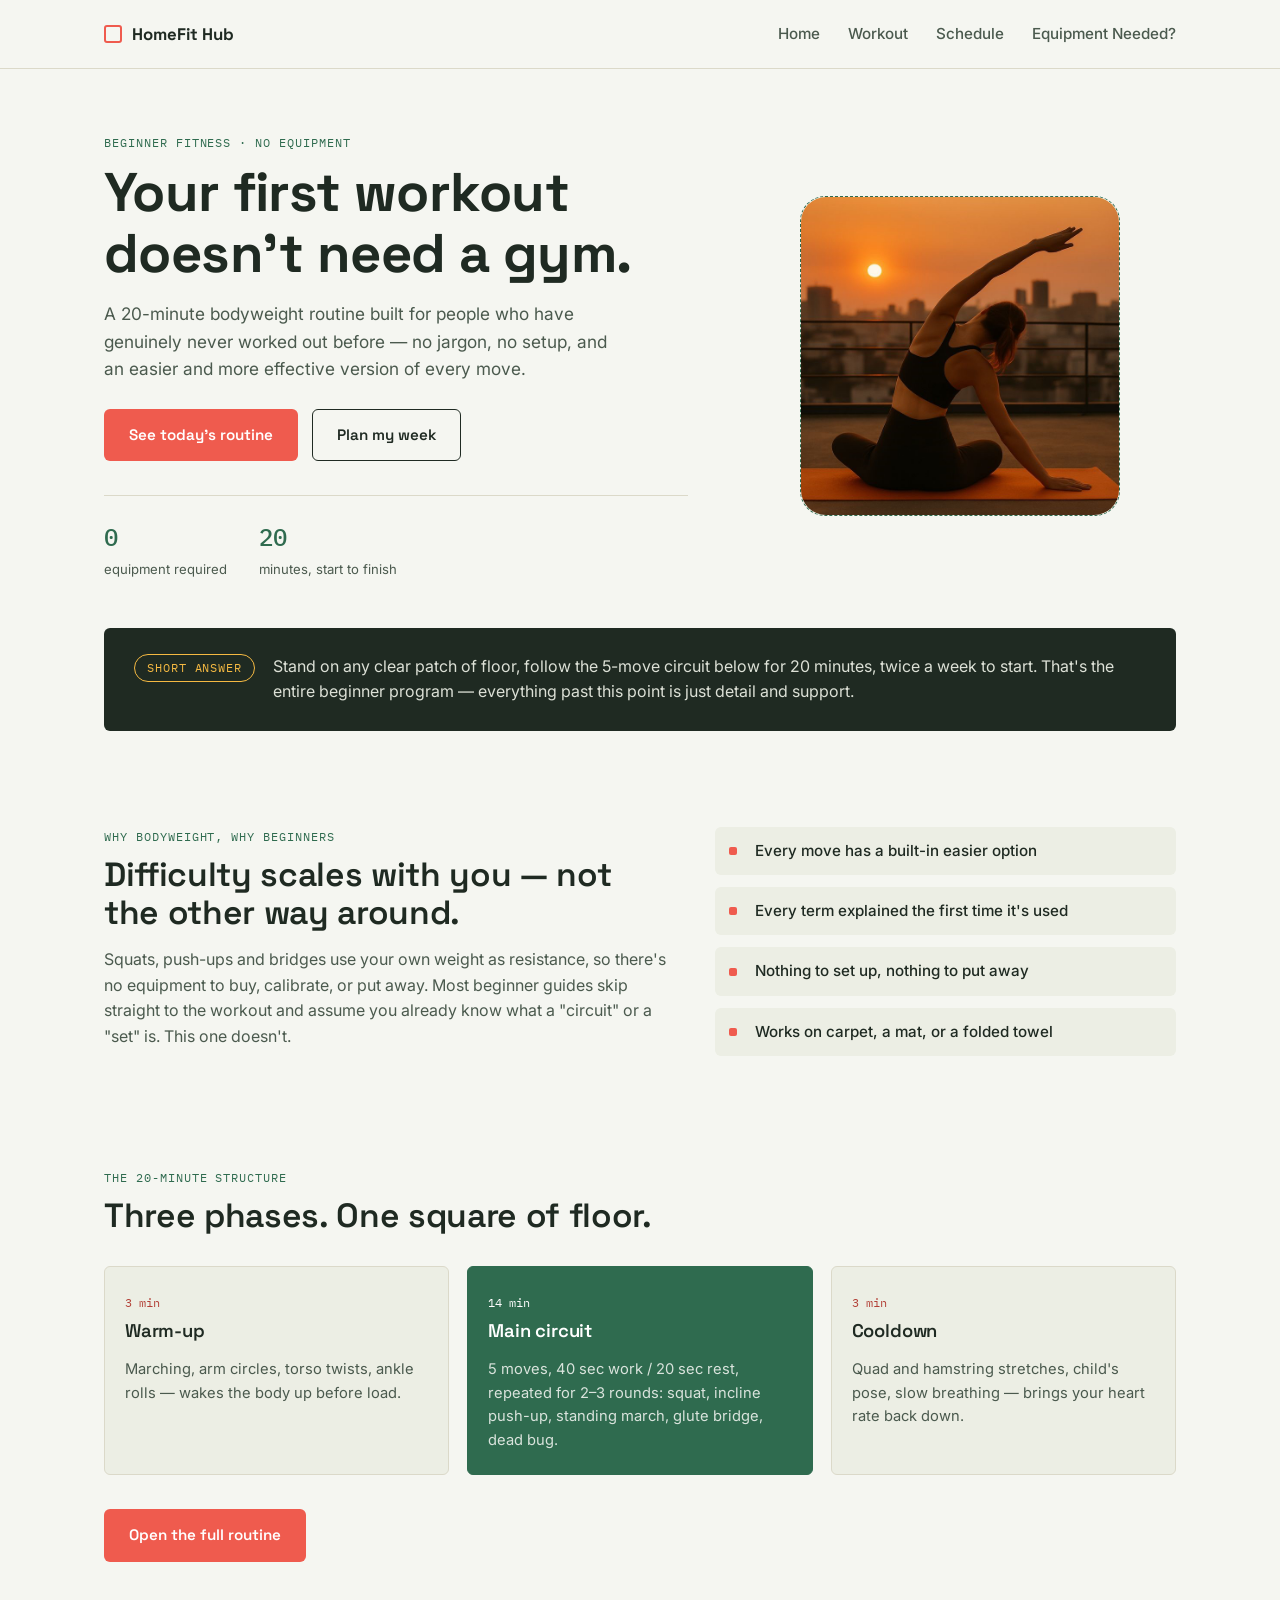
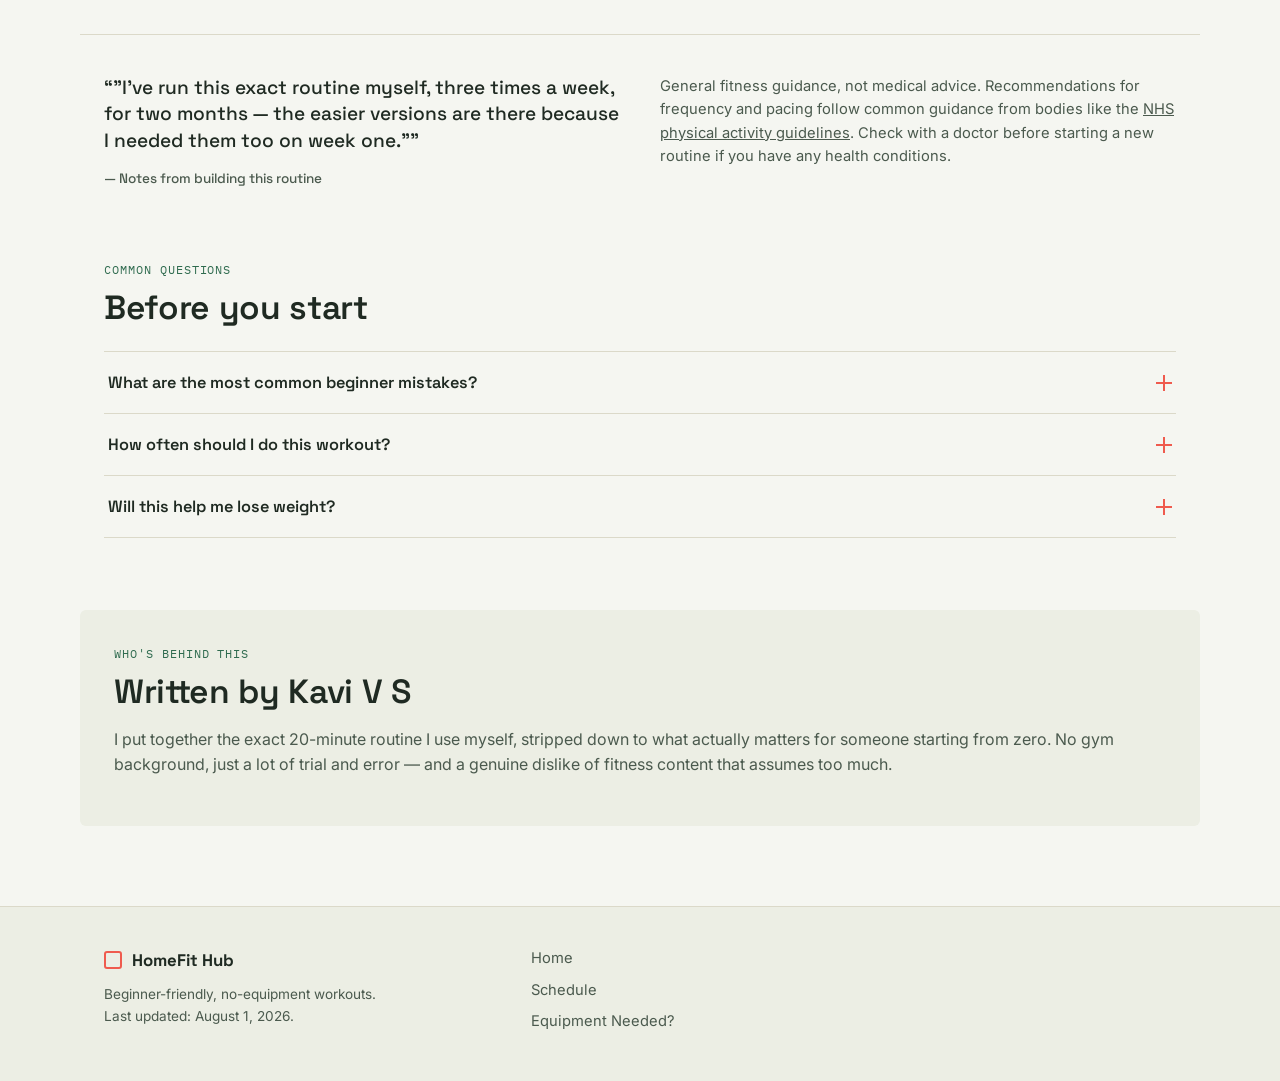
<file: index.html>
<!DOCTYPE html>
<html lang="en">

<head>
  <meta charset="UTF-8">
  <meta name="viewport" content="width=device-width, initial-scale=1">
  <title>Fitness at Home for Beginners — No Equipment Needed</title>
  <meta name="description"
    content="No gym? No problem. Follow this easy at-home workouts and bodyweight exercises. It specially designed for beginners. Get fit at home in just 20 minutes a day.">

  <link rel="canonical" href="https://homefit-hub.vercel.app/">
  <link rel="icon" href="./images/home-fit-hub.png" type="image/png" sizes="32x32">

  <!-- Open Graph -->
  <meta property="og:title" content="Home Fitness Workouts for Beginners — No Equipment Needed">
  <meta property="og:description"
    content="No gym? No problem. Follow this easy at-home workouts and bodyweight exercises. It specially designed for beginners. Get fit at home in just 20 minutes a day.">
  <meta property="og:type" content="website">
  <meta property="og:url" content="https://homefit-hub.vercel.app/">
  <meta property="og:image" content="https://homefit-hub.vercel.app/images/home-fitness.jpg">

  <link rel="preconnect" href="https://fonts.googleapis.com">
  <link rel="preconnect" href="https://fonts.gstatic.com" crossorigin>
  <link
    href="https://fonts.googleapis.com/css2?family=Space+Grotesk:wght@500;600;700&family=Inter:wght@400;500;600&family=IBM+Plex+Mono:wght@500&display=swap"
    rel="stylesheet">
  <link rel="stylesheet" href="styles.css">

  <meta name="google-site-verification" content="OyeyRtD8hRP0n4N1PyNpeX2et7aN8s5dsecpuZ7ayJQ" />
  
  <!-- Google tag (gtag.js) -->
  <script async src="https://www.googletagmanager.com/gtag/js?id=G-LQTEHFCYXG"></script>
  <script>
    window.dataLayer = window.dataLayer || [];
    function gtag() { dataLayer.push(arguments); }
    gtag('js', new Date());

    gtag('config', 'G-LQTEHFCYXG');
  </script>


  <!-- WebPage schema, linked to author -->
  <script type="application/ld+json">
{
  "@context": "https://schema.org",
  "@type": "WebPage",
  "name": "Home Fitness Workouts for Beginners",
  "url": "https://homefit-hub.vercel.app/index.html",
  "dateModified": "2026-08-01",
  "author": { "@type": "Person", "name": "Kavi VS" },
  "about": "No-equipment needed, bodyweight workouts for complete beginners"
}
</script>
</head>

<body>

  <a class="skip-link" href="#main">Skip to content</a>

  <header class="site-header" id="top">
    <div class="wrap header-row">
      <a class="brand" href="#top">
        <span class="brand-mark" aria-hidden="true"></span>
        HomeFit&nbsp;Hub
      </a>
      <nav class="main-nav" aria-label="Primary">
        <a href="index.html">Home</a>
        <a href="index.html#routine-preview">Workout</a>
        <a href="./beginner-workout-schedule-for-home/">Schedule</a>
        <a href="./best-home-workout-equipment-beginners-india/">Equipment Needed?</a>

      </nav>
      <button class="nav-toggle" id="navToggle" aria-expanded="false" aria-controls="mobileNav" aria-label="Open menu">
        <span></span><span></span><span></span>
      </button>
    </div>
    <nav class="mobile-nav" id="mobileNav" aria-label="Mobile">
      <a href="index.html">Home</a>
      <a href="index.html#routine-preview">Workout</a>
      <a href="./beginner-workout-schedule-for-home/">Schedule</a>
      <a href="./best-home-workout-equipment-beginners-india/">Equipment Needed?</a>

    </nav>
  </header>

  <main id="main">

    <!-- HERO -->
    <section class="hero">
      <div class="wrap hero-grid">
        <div class="hero-copy" data-reveal>
          <p class="eyebrow">Beginner fitness · no equipment</p>
          <h1>Your first workout doesn't need a gym.</h1>
          <p class="hero-sub">A 20-minute bodyweight routine built for people who have genuinely
            never worked out before — no jargon, no setup, and an easier and more effective version of every move.</p>
          <div class="hero-actions">
            <a class="btn btn-primary" href="index.html#routine-preview">See today's routine</a>
            <a class="btn btn-ghost" href="./beginner-workout-schedule-for-home/">Plan my week</a>
          </div>
          <dl class="stat-row">
            <div>
              <dt>0</dt>
              <dd>equipment required</dd>
            </div>
            <div>
              <dt>20</dt>
              <dd>minutes, start to finish</dd>
            </div>

          </dl>
        </div>

        <div class="hero-visual" data-reveal aria-hidden="true">
          <div class="floor-square">
            <img src="images/home-fitness.jpg" alt="home fitness workout for beginners"
              title="home fitness workout for beginners" style="width: 100%; height: auto; border-radius: 25px;">
          </div>
        </div>
      </div>
    </section>

    <!-- TL;DR -->
    <section class="tldr">
      <div class="wrap">
        <div class="tldr-card" data-reveal>
          <span class="tldr-tag">Short answer</span>
          <p>Stand on any clear patch of floor, follow the 5-move circuit below for 20 minutes,
            twice a week to start. That's the entire beginner program — everything past this
            point is just detail and support.</p>
        </div>
      </div>
    </section>

    <!-- WHY IT WORKS -->
    <section class="why">
      <div class="wrap why-grid">
        <div data-reveal>
          <p class="eyebrow">Why bodyweight, why beginners</p>
          <h2>Difficulty scales with you — not the other way around.</h2>
          <p>Squats, push-ups and bridges use your own weight as resistance, so there's no
            equipment to buy, calibrate, or put away. Most beginner guides skip straight to the
            workout and assume you already know what a "circuit" or a "set" is. This one doesn't.</p>
        </div>
        <ul class="check-list" data-reveal>
          <li>Every move has a built-in easier option</li>
          <li>Every term explained the first time it's used</li>
          <li>Nothing to set up, nothing to put away</li>
          <li>Works on carpet, a mat, or a folded towel</li>
        </ul>
      </div>
    </section>

    <!-- ROUTINE PREVIEW -->
    <section class="routine-preview" id="routine-preview">
      <div class="wrap">
        <p class="eyebrow" data-reveal>The 20-minute structure</p>
        <h2 data-reveal>Three phases. One square of floor.</h2>

        <div class="phase-track" data-reveal>
          <article class="phase-card">
            <span class="phase-time">3 min</span>
            <h3>Warm-up</h3>
            <p>Marching, arm circles, torso twists, ankle rolls — wakes the body up before load.</p>
          </article>
          <article class="phase-card phase-card--main">
            <span class="phase-time">14 min</span>
            <h3>Main circuit</h3>
            <p>5 moves, 40 sec work / 20 sec rest, repeated for 2–3 rounds: squat, incline push-up,
              standing march, glute bridge, dead bug.</p>
          </article>
          <article class="phase-card">
            <span class="phase-time">3 min</span>
            <h3>Cooldown</h3>
            <p>Quad and hamstring stretches, child's pose, slow breathing — brings your heart rate back down.</p>
          </article>
        </div>

        <a class="btn btn-primary" href="./beginner-bodyweight-workout-at-home/">Open the full routine</a>
      </div>
    </section>

    <!-- REAL EXPERIENCE / PROOF -->
    <section class="proof">
      <div class="wrap proof-grid">
        <blockquote data-reveal>
          <p>"I've run this exact routine myself, three times a week, for two months — the easier
            versions are there because I needed them too on week one."</p>
          <cite>— Notes from building this routine</cite>
        </blockquote>
        <div class="proof-note" data-reveal>
          <p>General fitness guidance, not medical advice. Recommendations for frequency and pacing
            follow common guidance from bodies like the
            <a href="https://www.nhs.uk/live-well/exercise/exercise-guidelines/" target="_blank" rel="nofollow">NHS
              physical activity guidelines</a>.
            Check with a doctor before starting a new routine if you have any health conditions.
          </p>
        </div>
      </div>
    </section>

    <!-- FAQ PREVIEW -->
    <section class="faq-preview">
      <div class="wrap">
        <p class="eyebrow" data-reveal>Common questions</p>
        <h2 data-reveal>Before you start</h2>

        <div class="accordion" data-reveal>
          <div class="acc-item">
            <button class="acc-trigger" aria-expanded="false">
              What are the most common beginner mistakes?
              <span class="acc-icon" aria-hidden="true"></span>
            </button>
            <div class="acc-panel">
              <p>Rushing through reps, holding your breath, and skipping the warm-up or cooldown.
                Slow down, breathe out on the effort, and don't skip the 3-minute warm-up.</p>
            </div>
          </div>
          <div class="acc-item">
            <button class="acc-trigger" aria-expanded="false">
              How often should I do this workout?
              <span class="acc-icon" aria-hidden="true"></span>
            </button>
            <div class="acc-panel">
              <p>Twice a week is a strong, sustainable starting point. Once that feels easy, add a
                third session.</p>
            </div>
          </div>
          <div class="acc-item">
            <button class="acc-trigger" aria-expanded="false">
              Will this help me lose weight?
              <span class="acc-icon" aria-hidden="true"></span>
            </button>
            <div class="acc-panel">
              <p>It burns calories, and more importantly builds the habit of moving consistently —
                pair it with realistic eating and enough sleep for the best results.</p>
            </div>
          </div>
        </div>
      </div>
    </section>

    <!-- AUTHOR / ABOUT -->
    <section class="author" id="about">
      <div class="wrap author-card" data-reveal>

        <div>
          <p class="eyebrow">Who's behind this</p>
          <h2>Written by Kavi V S</h2>
          <p>I put together the exact 20-minute routine I use myself, stripped down to what
            actually matters for someone starting from zero. No gym background, just a lot of
            trial and error — and a genuine dislike of fitness content that assumes too much.</p>

        </div>
      </div>
    </section>

  </main>

  <footer class="site-footer">
    <div class="wrap footer-grid">
      <div>
        <a class="brand" href="#top"><span class="brand-mark" aria-hidden="true"></span>HomeFit&nbsp;Hub</a>
        <p class="footer-note">Beginner-friendly, no-equipment workouts.<br> Last updated: <time
            datetime="2026-08-01">August 1, 2026</time>.</p>
      </div>
      <nav aria-label="Footer">
        <a href="index.html">Home</a>
        <a href="./beginner-workout-schedule-for-home/">Schedule</a>
        <a href="./best-home-workout-equipment-beginners-india/">Equipment Needed?</a>

      </nav>

    </div>
  </footer>

  <script src="script.js"></script>
</body>

</html>
</file>
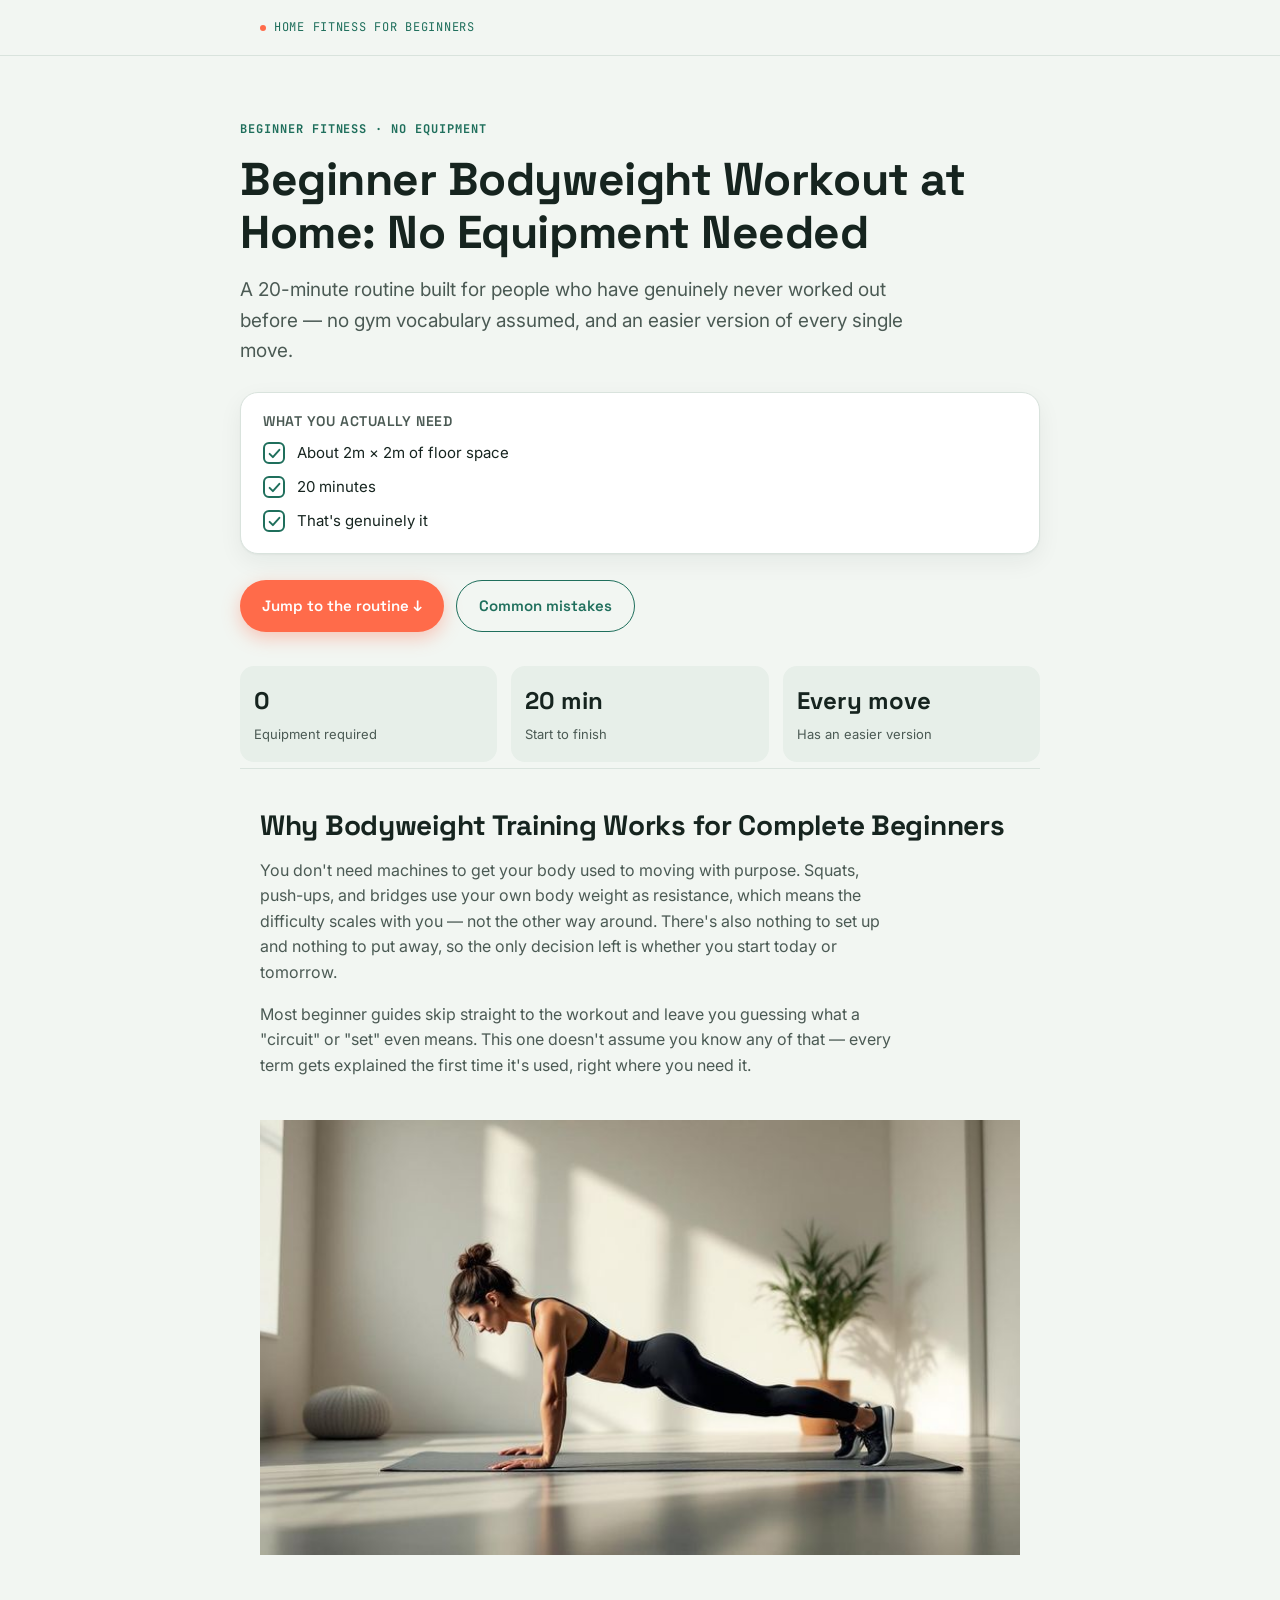
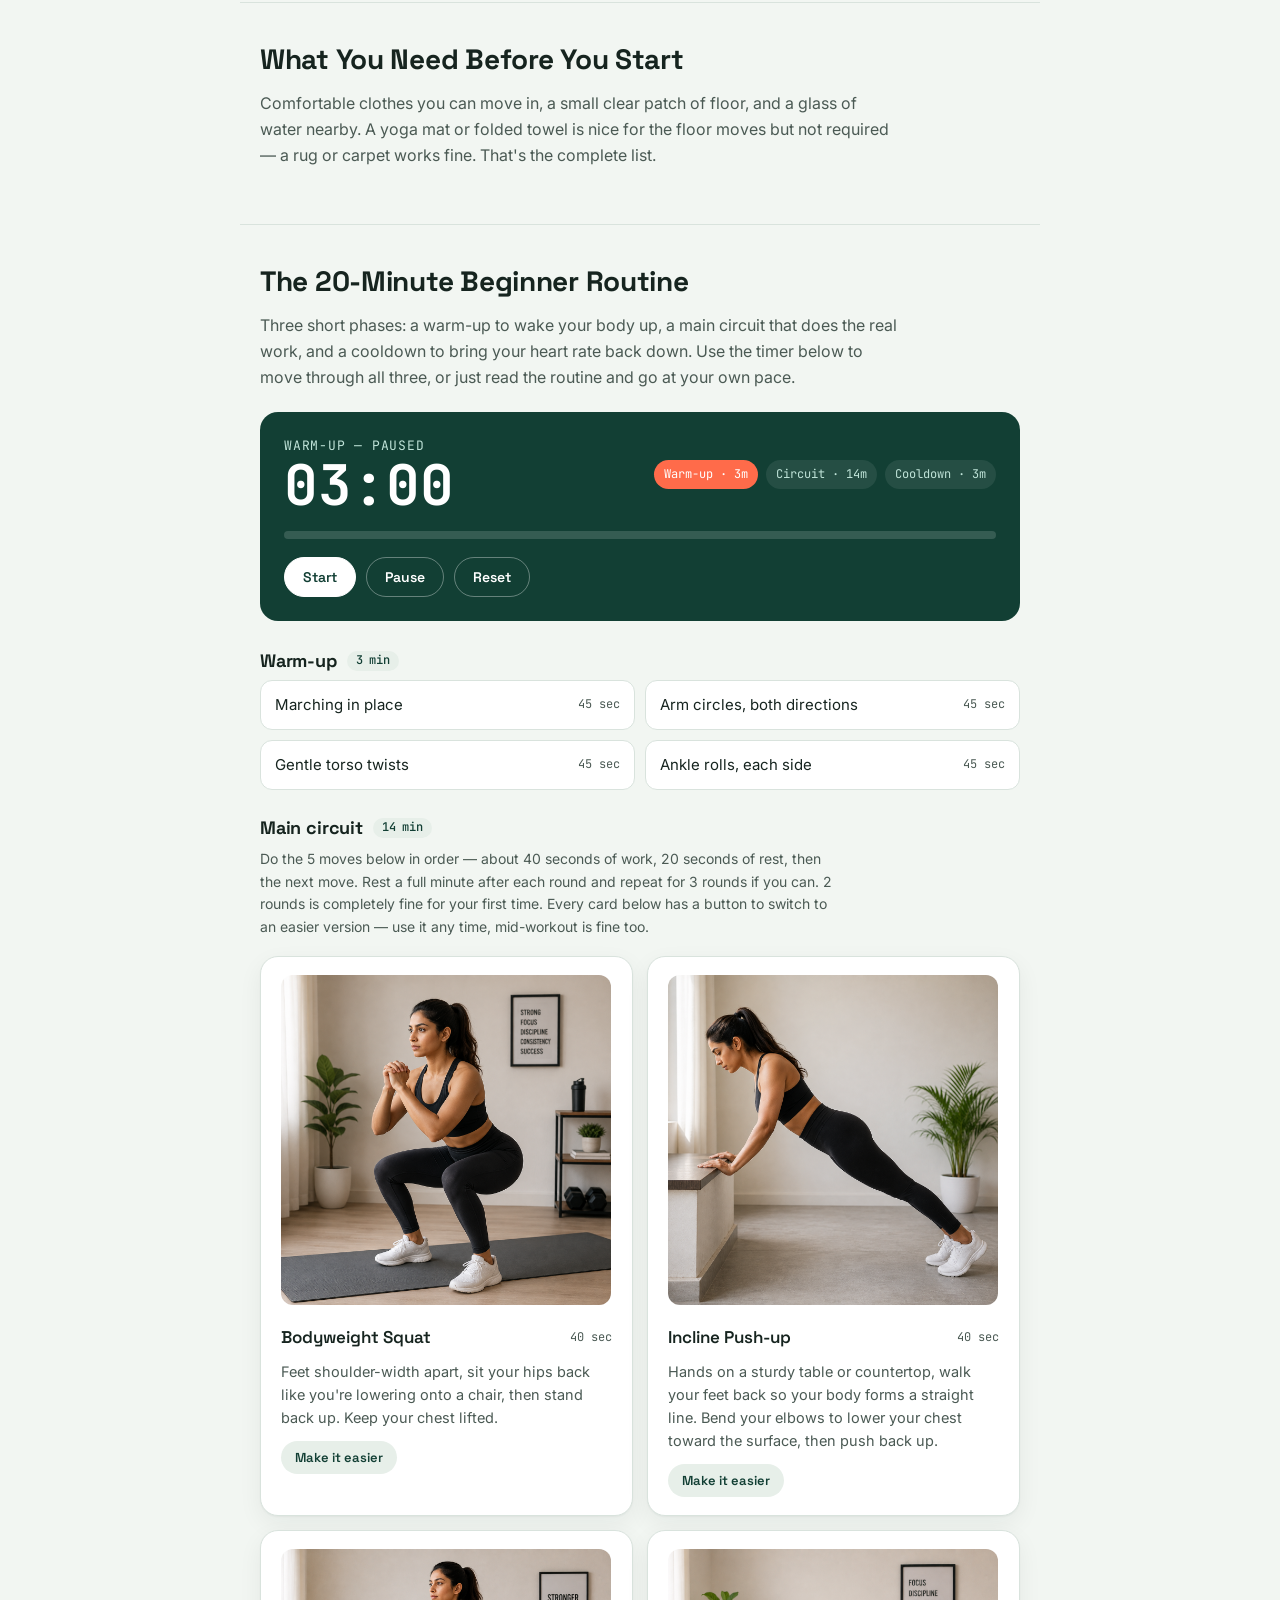
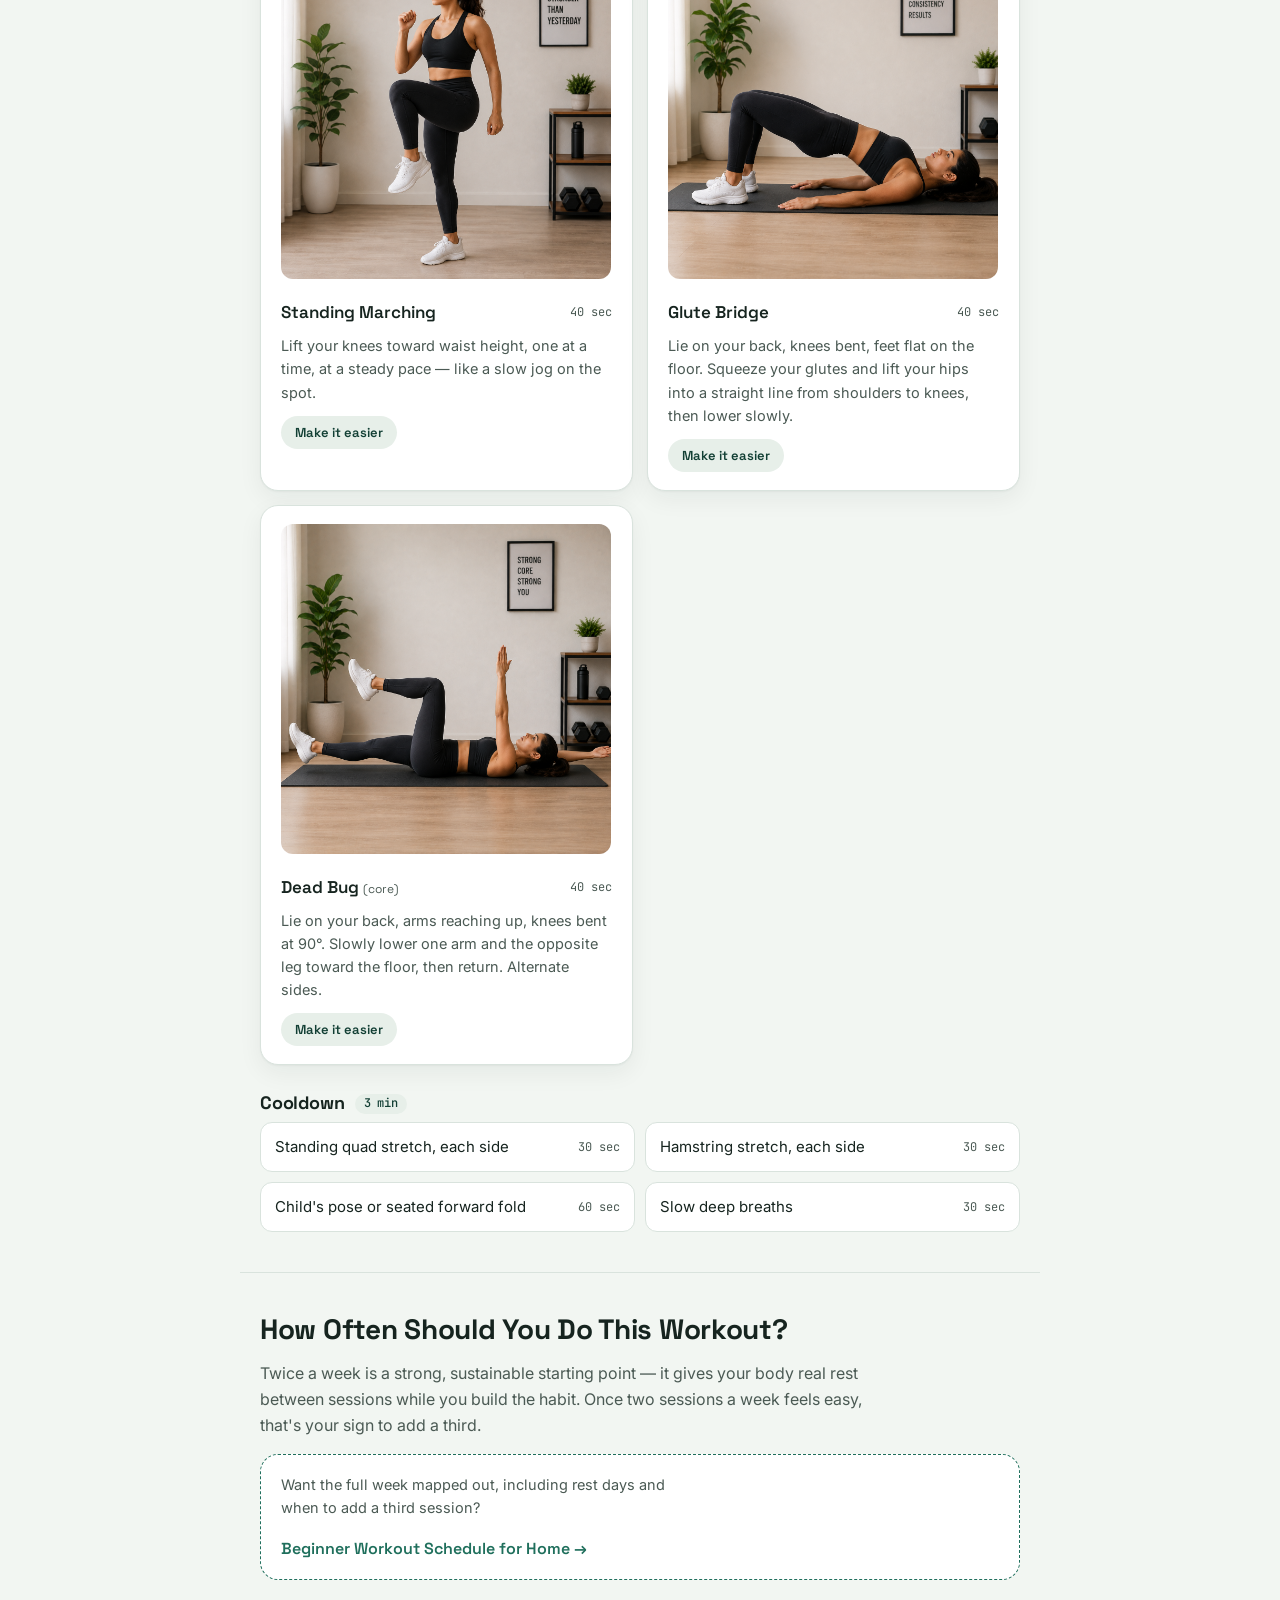
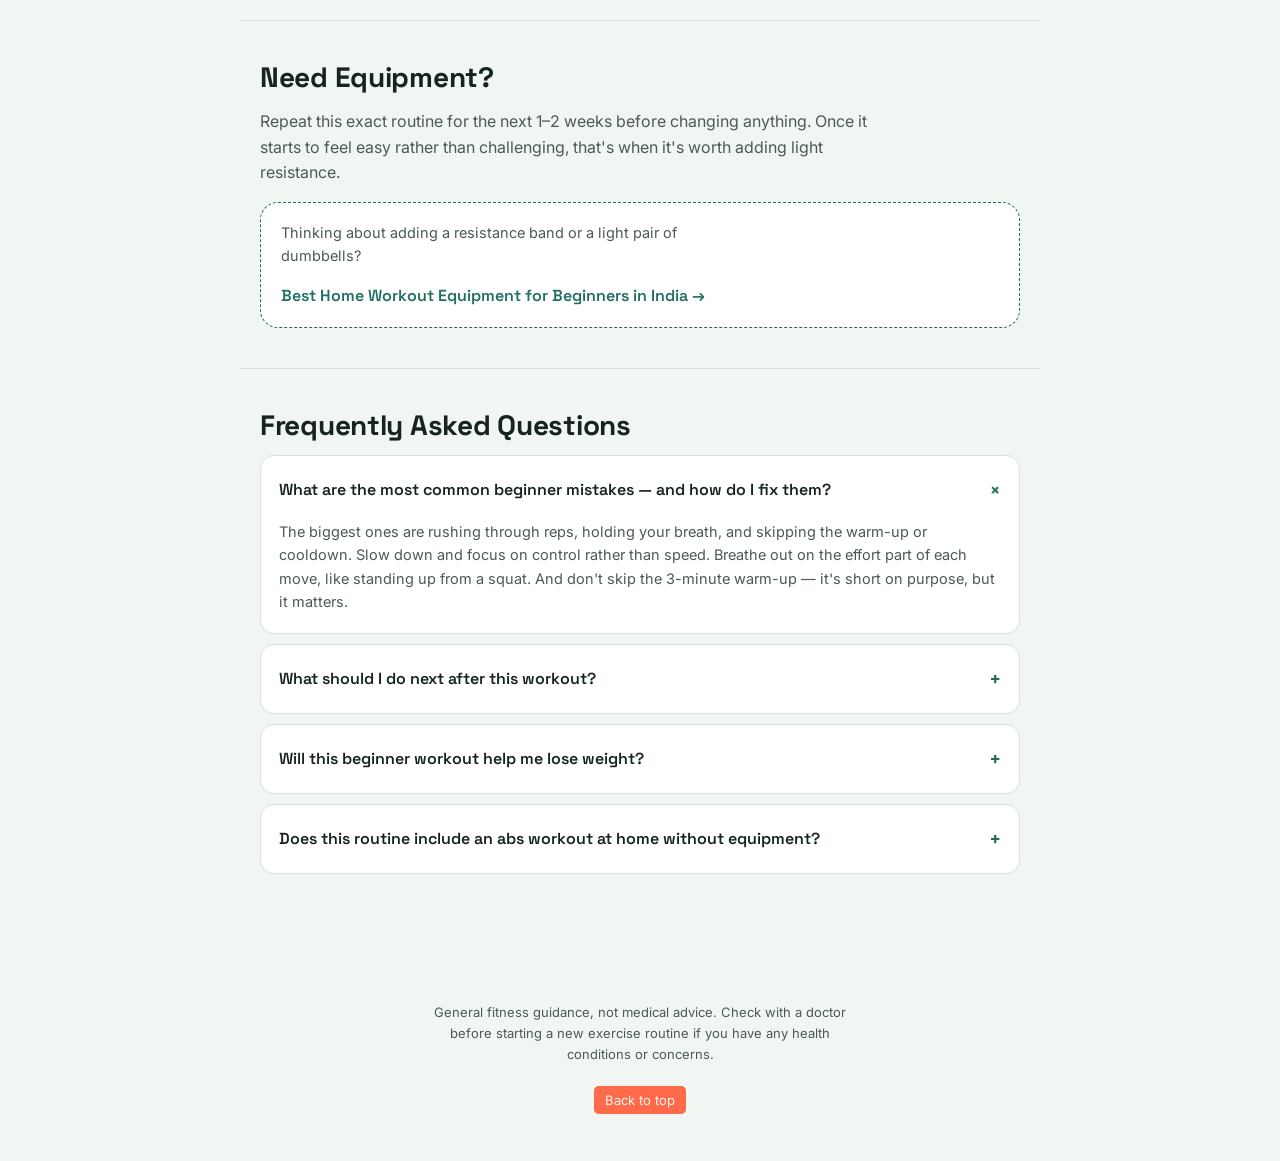
<file: beginner-bodyweight-workout-at-home/index.html>
<!DOCTYPE html>
<html lang="en">

<head>
  <meta charset="UTF-8">
  <meta name="viewport" content="width=device-width, initial-scale=1">
  <title>Beginner Bodyweight Workout at Home</title>
  <meta name="description"
    content="A simple bodyweight workout for complete beginners — no equipment, 20 minutes, with modifications for every exercise at home. Start today.">
  <link rel="canonical" href="https://homefit-hub.vercel.app/beginner-bodyweight-workout-at-home/">
  <link rel="icon" href="../images/home-fit-hub.png" type="image/png" sizes="32x32">
  <meta property="og:type" content="article">
  <meta property="og:title" content="Beginner Bodyweight Workout at Home">
  <meta property="og:description"
    content="A simple bodyweight workout for complete beginners — no equipment, 20 minutes, with modifications for every exercise at home. Start today.">
  <meta property="og:url" content="https://homefit-hub.vercel.app/beginner-bodyweight-workout-at-home/">
  <meta property="og:image"
    content="https://homefit-hub.vercel.app/images/Bodyweight Training for Complete Beginners.jpg">

  <link rel="preconnect" href="https://fonts.googleapis.com">
  <link rel="preconnect" href="https://fonts.gstatic.com" crossorigin>
  <link
    href="https://fonts.googleapis.com/css2?family=Space+Grotesk:wght@500;600;700&family=Inter:wght@400;500;600;700&family=JetBrains+Mono:wght@500;700&display=swap"
    rel="stylesheet">

  <script type="application/ld+json">
{
  "@context": "https://schema.org",
  "@type": "FAQPage",
  "mainEntity": [
    {
      "@type": "Question",
      "name": "What are the most common beginner mistakes — and how do I fix them?",
      "acceptedAnswer": {
        "@type": "Answer",
        "text": "The biggest ones are rushing through reps, holding your breath, and skipping the warm-up or cooldown. Slow down and focus on control rather than speed. Breathe out on the effort part of each move, like standing up from a squat. And don't skip the 3-minute warm-up — it's short on purpose, but it matters."
      }
    },
    {
      "@type": "Question",
      "name": "What should I do next after this workout?",
      "acceptedAnswer": {
        "@type": "Answer",
        "text": "Once this routine feels manageable, move on to a full weekly schedule so you know exactly which days to train. When you're ready to add light resistance, an equipment guide can help you choose what's actually worth buying first."
      }
    },
    {
      "@type": "Question",
      "name": "Will this beginner workout help me lose weight?",
      "acceptedAnswer": {
        "@type": "Answer",
        "text": "Bodyweight workouts like this one burn calories and, more importantly, build the habit of moving consistently — which matters more for weight loss than any single session. Pair it with a realistic eating pattern and enough sleep for the best results."
      }
    },
    {
      "@type": "Question",
      "name": "Does this routine include an abs workout at home without equipment?",
      "acceptedAnswer": {
        "@type": "Answer",
        "text": "Yes. The Dead Bug move in the main circuit targets your core directly, and moves like the Incline Push-up and Glute Bridge also engage your abs to keep your body stable."
      }
    }
  ]
}
</script>

  <style>
    :root {
      --bg: #F2F6F2;
      --surface: #FFFFFF;
      --surface-alt: #E7EFE9;
      --ink: #16241F;
      --ink-soft: #4B5A54;
      --coral: #FF6B4A;
      --coral-ink: #7A2B18;
      --teal: #1F6F5C;
      --teal-deep: #123F34;
      --gold: #F4A93B;
      --line: #D9E3DD;
      --radius: 18px;
      --max: 800px;
      --shadow: 0 1px 2px rgba(22, 36, 31, .04), 0 8px 24px rgba(22, 36, 31, .06);
    }

    * {
      box-sizing: border-box;
    }

    html {
      scroll-behavior: smooth;
    }

    @media (prefers-reduced-motion: reduce) {
      html {
        scroll-behavior: auto;
      }

      * {
        animation-duration: .001ms !important;
        animation-iteration-count: 1 !important;
        transition-duration: .001ms !important;
      }
    }

    body {
      margin: 0;
      background: var(--bg);
      color: var(--ink);
      font-family: 'Inter', system-ui, -apple-system, sans-serif;
      line-height: 1.6;
      font-size: 16px;
      -webkit-font-smoothing: antialiased;
    }

    h1,
    h2,
    h3,
    .display {
      font-family: 'Space Grotesk', system-ui, sans-serif;
      font-weight: 700;
      color: var(--ink);
      line-height: 1.15;
      letter-spacing: -0.01em;
    }

    a {
      color: var(--teal);
    }

    a:focus-visible,
    button:focus-visible,
    summary:focus-visible,
    .tgl:focus-visible {
      outline: 3px solid var(--coral);
      outline-offset: 2px;
      border-radius: 6px;
    }

    .wrap {
      max-width: var(--max);
      margin: 0 auto;
      padding: 0 20px;
    }

    /* ---------- Header ---------- */
    .site-header {
      padding: 18px 0;
      border-bottom: 1px solid var(--line);
    }

    .eyebrow-nav {
      display: flex;
      align-items: center;
      gap: 8px;
      font-family: 'JetBrains Mono', monospace;
      font-size: 12px;
      letter-spacing: .06em;
      text-transform: uppercase;
      color: var(--ink-soft);
    }

    .eyebrow-nav .dot {
      width: 6px;
      height: 6px;
      border-radius: 50%;
      background: var(--coral);
      flex: none;
    }

    /* ---------- Hero ---------- */
    .hero {
      padding: 44px 0 36px;
    }

    .hero .eyebrow {
      font-family: 'JetBrains Mono', monospace;
      font-size: 12px;
      letter-spacing: .08em;
      text-transform: uppercase;
      color: var(--teal);
      font-weight: 700;
      margin-bottom: 14px;
    }

    .hero h1 {
      font-size: clamp(30px, 6vw, 46px);
      margin: 0 0 16px;
    }

    .hero p.lede {
      font-size: clamp(16px, 2.6vw, 19px);
      color: var(--ink-soft);
      max-width: 56ch;
      margin: 0 0 26px;
    }

    .checklist {
      background: var(--surface);
      border: 1px solid var(--line);
      border-radius: var(--radius);
      padding: 20px 22px;
      box-shadow: var(--shadow);
      margin-bottom: 26px;
    }

    .checklist h2.mini {
      font-family: 'Space Grotesk';
      font-size: 14px;
      text-transform: uppercase;
      letter-spacing: .04em;
      color: var(--ink-soft);
      margin: 0 0 12px;
      font-weight: 600;
    }

    .checklist ul {
      list-style: none;
      margin: 0;
      padding: 0;
      display: grid;
      gap: 10px;
    }

    .checklist li {
      display: flex;
      align-items: center;
      gap: 12px;
      font-size: 15px;
      color: var(--ink);
      opacity: 0;
      transform: translateY(6px);
      animation: rise .5s ease forwards;
    }

    .checklist li:nth-child(1) {
      animation-delay: .1s;
    }

    .checklist li:nth-child(2) {
      animation-delay: .35s;
    }

    .checklist li:nth-child(3) {
      animation-delay: .6s;
    }

    @keyframes rise {
      to {
        opacity: 1;
        transform: translateY(0);
      }
    }

    .checklist .box {
      width: 22px;
      height: 22px;
      flex: none;
      border-radius: 6px;
      border: 2px solid var(--teal);
      position: relative;
      display: flex;
      align-items: center;
      justify-content: center;
    }

    .checklist .box svg {
      width: 13px;
      height: 13px;
      opacity: 0;
      transform: scale(.5);
      transition: .25s ease;
    }

    .checklist li {
      animation-fill-mode: forwards;
    }

    .checklist li .box svg {
      animation: pop .3s ease forwards;
      animation-delay: inherit;
    }

    @keyframes pop {
      to {
        opacity: 1;
        transform: scale(1);
      }
    }

    .checklist li:nth-child(1) .box svg {
      animation-delay: .5s;
    }

    .checklist li:nth-child(2) .box svg {
      animation-delay: .75s;
    }

    .checklist li:nth-child(3) .box svg {
      animation-delay: 1s;
    }

    .cta-row {
      display: flex;
      flex-wrap: wrap;
      gap: 12px;
    }

    .btn {
      display: inline-flex;
      align-items: center;
      gap: 8px;
      font-family: 'Space Grotesk';
      font-weight: 600;
      font-size: 15px;
      padding: 13px 22px;
      border-radius: 999px;
      text-decoration: none;
      cursor: pointer;
      border: none;
      transition: transform .15s ease, box-shadow .15s ease;
    }

    .btn:hover {
      transform: translateY(-1px);
    }

    .btn-primary {
      background: var(--coral);
      color: #fff;
      box-shadow: 0 6px 18px rgba(255, 107, 74, .35);
    }

    .btn-ghost {
      background: transparent;
      color: var(--teal);
      border: 1.5px solid var(--teal);
    }

    /* stat row */
    .stat-row {
      display: grid;
      grid-template-columns: repeat(3, 1fr);
      gap: 14px;
      margin: 34px 0 6px;
    }

    .stat {
      background: var(--surface-alt);
      border-radius: 14px;
      padding: 16px 14px;
    }

    .stat b {
      display: block;
      font-family: 'Space Grotesk';
      font-size: clamp(18px, 4vw, 24px);
    }

    .stat span {
      font-size: 13px;
      color: var(--ink-soft);
    }

    /* ---------- Sections ---------- */
    section {
      padding: 40px 0;
      border-top: 1px solid var(--line);
    }

    section h2 {
      font-size: clamp(22px, 4vw, 28px);
      margin: 0 0 14px;
    }

    section>.wrap>p {
      color: var(--ink-soft);
      max-width: 64ch;
    }

    /* ---------- Timer ---------- */
    .timer-card {
      background: var(--teal-deep);
      color: #fff;
      border-radius: var(--radius);
      padding: 24px;
      margin: 22px 0 30px;
      display: grid;
      gap: 18px;
    }

    .timer-top {
      display: flex;
      justify-content: space-between;
      align-items: baseline;
      gap: 12px;
      flex-wrap: wrap;
    }

    .timer-phase {
      font-family: 'JetBrains Mono';
      font-size: 13px;
      letter-spacing: .06em;
      text-transform: uppercase;
      color: #BFE3D8;
    }

    .timer-clock {
      font-family: 'JetBrains Mono';
      font-weight: 700;
      font-size: clamp(38px, 10vw, 56px);
      line-height: 1;
    }

    .timer-bar {
      height: 8px;
      border-radius: 99px;
      background: rgba(255, 255, 255, .15);
      overflow: hidden;
    }

    .timer-bar-fill {
      height: 100%;
      width: 0%;
      background: var(--coral);
      transition: width .3s linear;
    }

    .timer-phases {
      display: flex;
      gap: 8px;
      flex-wrap: wrap;
      font-family: 'JetBrains Mono';
      font-size: 12px;
    }

    .timer-phases span {
      padding: 5px 10px;
      border-radius: 99px;
      background: rgba(255, 255, 255, .08);
      color: #BFE3D8;
    }

    .timer-phases span.active {
      background: var(--coral);
      color: #fff;
    }

    .timer-controls {
      display: flex;
      gap: 10px;
    }

    .timer-controls button {
      font-family: 'Space Grotesk';
      font-weight: 600;
      font-size: 14px;
      padding: 10px 18px;
      border-radius: 99px;
      border: 1.5px solid rgba(255, 255, 255, .35);
      background: transparent;
      color: #fff;
      cursor: pointer;
    }

    .timer-controls button.primary {
      background: #fff;
      color: var(--teal-deep);
      border-color: #fff;
    }

    h3.subhead {
      font-size: 18px;
      margin: 28px 0 6px;
      display: flex;
      align-items: center;
      gap: 10px;
    }

    h3.subhead .tag {
      font-family: 'JetBrains Mono';
      font-size: 12px;
      font-weight: 500;
      background: var(--surface-alt);
      color: var(--teal-deep);
      padding: 3px 9px;
      border-radius: 99px;
    }

    ul.simple-list {
      margin: 8px 0 0;
      padding: 0;
      list-style: none;
      display: grid;
      gap: 10px;
    }

    ul.simple-list li {
      background: var(--surface);
      border: 1px solid var(--line);
      border-radius: 12px;
      padding: 12px 14px;
      font-size: 15px;
      display: flex;
      justify-content: space-between;
      gap: 10px;
      align-items: center;
    }

    ul.simple-list li .dur {
      font-family: 'JetBrains Mono';
      font-size: 12px;
      color: var(--ink-soft);
      flex: none;
    }

    /* ---------- Exercise cards (signature) ---------- */
    .circuit-note {
      font-size: 14px;
      color: var(--ink-soft);
      margin: 10px 0 18px;
    }

    .ex-grid {
      display: grid;
      gap: 14px;
    }

    .ex-card {
      background: var(--surface);
      border: 1px solid var(--line);
      border-radius: var(--radius);
      padding: 18px 20px;
      box-shadow: var(--shadow);
    }

    .ex-head {
      display: flex;
      justify-content: space-between;
      align-items: flex-start;
      gap: 12px;
      margin-bottom: 8px;
    }

    .ex-name {
      font-family: 'Space Grotesk';
      font-weight: 600;
      font-size: 17px;
    }

    .ex-dur {
      font-family: 'JetBrains Mono';
      font-size: 12px;
      color: var(--ink-soft);
      white-space: nowrap;
      margin-top: 4px;
    }

    .ex-desc {
      color: var(--ink-soft);
      font-size: 14.5px;
      margin: 0;
    }

    .ex-desc .easier-label {
      display: inline-block;
      font-family: 'JetBrains Mono';
      font-size: 11px;
      font-weight: 700;
      color: var(--coral-ink);
      background: #FFE7DF;
      padding: 2px 8px;
      border-radius: 99px;
      margin-right: 8px;
      text-transform: uppercase;
    }

    .tgl {
      margin-top: 12px;
      font-family: 'Space Grotesk';
      font-weight: 600;
      font-size: 13px;
      background: var(--surface-alt);
      color: var(--teal-deep);
      border: none;
      border-radius: 99px;
      padding: 8px 14px;
      cursor: pointer;
      display: inline-flex;
      align-items: center;
      gap: 6px;
    }

    .ex-card[data-state="easier"] {
      border-color: var(--gold);
      background: #FFFBF2;
    }

    .ex-card[data-state="easier"] .tgl {
      background: var(--gold);
      color: var(--coral-ink);
    }

    /* ---------- Link callout ---------- */
    .callout {
      background: var(--surface);
      border: 1px dashed var(--teal);
      border-radius: var(--radius);
      padding: 18px 20px;
      display: flex;
      justify-content: space-between;
      gap: 16px;
      align-items: center;
      flex-wrap: wrap;
      margin-top: 16px;
    }

    .callout p {
      margin: 0;
      font-size: 14.5px;
      color: var(--ink-soft);
      max-width: 46ch;
    }

    .callout a.arrow {
      font-family: 'Space Grotesk';
      font-weight: 600;
      text-decoration: none;
      white-space: nowrap;
    }

    /* ---------- FAQ ---------- */
    details {
      background: var(--surface);
      border: 1px solid var(--line);
      border-radius: 14px;
      padding: 4px 18px;
      margin-bottom: 10px;
    }

    summary {
      cursor: pointer;
      padding: 14px 0;
      font-family: 'Space Grotesk';
      font-weight: 600;
      font-size: 16px;
      list-style: none;
      display: flex;
      justify-content: space-between;
      gap: 12px;
      align-items: center;
    }

    summary::-webkit-details-marker {
      display: none;
    }

    summary .plus {
      font-size: 20px;
      color: var(--teal);
      transition: transform .2s ease;
      flex: none;
    }

    details[open] summary .plus {
      transform: rotate(45deg);
    }

    details p {
      color: var(--ink-soft);
      margin: 0 0 16px;
      font-size: 14.5px;
    }

    footer {
      padding: 30px 0 50px;
      text-align: center;
    }

    footer p {
      font-size: 13px;
      color: var(--ink-soft);
      max-width: 52ch;
      margin: 0 auto;
    }

    @media (min-width:720px) {
      .hero {
        padding: 64px 0 48px;
      }

      .cta-row {
        margin-top: 4px;
      }

      .ex-grid {
        grid-template-columns: 1fr 1fr;
      }

      .timer-top {
        align-items: center;
      }

      ul.simple-list {
        grid-template-columns: 1fr 1fr;
      }
    }
  </style>
</head>

<body>

  <header class="site-header">
    <div class="wrap eyebrow-nav">
      <span class="dot"></span><a href="../index.html" style="text-decoration: none;"> Home Fitness for Beginners</a>
    </div>
  </header>

  <main>
    <!-- HERO -->
    <div class="hero wrap">
      <div class="eyebrow">Beginner Fitness · No Equipment</div>
      <h1>Beginner Bodyweight Workout at Home: No Equipment Needed</h1>
      <p class="lede">A 20-minute routine built for people who have genuinely never worked out before — no gym
        vocabulary assumed, and an easier version of every single move.</p>

      <div class="checklist">
        <h2 class="mini">What you actually need</h2>
        <ul>
          <li><span class="box"><svg viewBox="0 0 16 16" fill="none">
                <path d="M2 8.5L6 12.5L14 3.5" stroke="#1F6F5C" stroke-width="2.4" stroke-linecap="round"
                  stroke-linejoin="round" />
              </svg></span> About 2m × 2m of floor space</li>
          <li><span class="box"><svg viewBox="0 0 16 16" fill="none">
                <path d="M2 8.5L6 12.5L14 3.5" stroke="#1F6F5C" stroke-width="2.4" stroke-linecap="round"
                  stroke-linejoin="round" />
              </svg></span> 20 minutes</li>
          <li><span class="box"><svg viewBox="0 0 16 16" fill="none">
                <path d="M2 8.5L6 12.5L14 3.5" stroke="#1F6F5C" stroke-width="2.4" stroke-linecap="round"
                  stroke-linejoin="round" />
              </svg></span> That's genuinely it</li>
        </ul>
      </div>

      <div class="cta-row">
        <a href="#routine" class="btn btn-primary">Jump to the routine ↓</a>
        <a href="#faq" class="btn btn-ghost">Common mistakes</a>
      </div>

      <div class="stat-row">
        <div class="stat"><b>0</b><span>Equipment required</span></div>
        <div class="stat"><b>20 min</b><span>Start to finish</span></div>
        <div class="stat"><b>Every move</b><span>Has an easier version</span></div>
      </div>

      <!-- WHY IT WORKS -->
      <section id="why">
        <div class="wrap">
          <h2>Why Bodyweight Training Works for Complete Beginners</h2>
          <p>You don't need machines to get your body used to moving with purpose. Squats, push-ups, and bridges use
            your own body weight as resistance, which means the difficulty scales with you — not the other way around.
            There's also nothing to set up and nothing to put away, so the only decision left is whether you start today
            or tomorrow.</p>
          <p>Most beginner guides skip straight to the workout and leave you guessing what a "circuit" or "set" even
            means. This one doesn't assume you know any of that — every term gets explained the first time it's used,
            right where you need it.</p>
          <img src="../images/Bodyweight Training for Complete Beginners.jpg" title="Bodyweight Training for Complete Beginners"
            alt="a woman doing a bodyweight workout at home" style="width:100%; max-width:800px; margin-top:26px; ">
        </div>
      </section>

      <!-- WHAT YOU NEED -->
      <section id="need">
        <div class="wrap">
          <h2>What You Need Before You Start</h2>
          <p>Comfortable clothes you can move in, a small clear patch of floor, and a glass of water nearby. A yoga mat
            or folded towel is nice for the floor moves but not required — a rug or carpet works fine. That's the
            complete list.</p>
        </div>
      </section>

      <!-- ROUTINE -->
      <section id="routine">
        <div class="wrap">
          <h2>The 20-Minute Beginner Routine</h2>
          <p>Three short phases: a warm-up to wake your body up, a main circuit that does the real work, and a cooldown
            to bring your heart rate back down. Use the timer below to move through all three, or just read the routine
            and go at your own pace.</p>

          <div class="timer-card">
            <div class="timer-top">
              <div>
                <div class="timer-phase" id="phaseLabel">Ready when you are</div>
                <div class="timer-clock" id="clock">03:00</div>
              </div>
              <div class="timer-phases">
                <span id="tag-warmup" class="active">Warm-up · 3m</span>
                <span id="tag-circuit">Circuit · 14m</span>
                <span id="tag-cooldown">Cooldown · 3m</span>
              </div>
            </div>
            <div class="timer-bar">
              <div class="timer-bar-fill" id="timerFill"></div>
            </div>
            <div class="timer-controls">
              <button class="primary" id="timerStart">Start</button>
              <button id="timerPause">Pause</button>
              <button id="timerReset">Reset</button>
            </div>
          </div>

          <h3 class="subhead">Warm-up <span class="tag">3 min</span></h3>
          <ul class="simple-list">
            <li>Marching in place <span class="dur">45 sec</span></li>
            <li>Arm circles, both directions <span class="dur">45 sec</span></li>
            <li>Gentle torso twists <span class="dur">45 sec</span></li>
            <li>Ankle rolls, each side <span class="dur">45 sec</span></li>
          </ul>

          <h3 class="subhead">Main circuit <span class="tag">14 min</span></h3>
          <p class="circuit-note">Do the 5 moves below in order — about 40 seconds of work, 20 seconds of rest, then the
            next move. Rest a full minute after each round and repeat for 3 rounds if you can. 2 rounds is completely
            fine for your first time. Every card below has a button to switch to an easier version — use it any time,
            mid-workout is fine too.</p>

          <div class="ex-grid">
            <article class="ex-card" data-state="standard">
              <img src="../images/squats.png" alt="a women doing bodyweight squat" title="Bodyweight Squat"
                style="width:100%; max-width:330px; margin-bottom:12px; border-radius:12px;">
              <div class="ex-head"><span class="ex-name">Bodyweight Squat</span><span class="ex-dur">40 sec</span></div>
              <p class="ex-desc"
                data-standard="Feet shoulder-width apart, sit your hips back like you're lowering onto a chair, then stand back up. Keep your chest lifted."
                data-easier="<span class='easier-label'>Easier</span> Chair-Assisted Squat — stand in front of a chair, lower until you lightly touch the seat, then stand back up. The chair is your safety net.">
                Feet shoulder-width apart, sit your hips back like you're lowering onto a chair, then stand back up.
                Keep your chest lifted.</p>
              <button class="tgl" type="button">Make it easier</button>
            </article>

            <article class="ex-card" data-state="standard">
              <img src="../images/inclined push ups.png" alt="a women doing incline push up" title="Incline Push-up"
                style="width:100%; max-width:330px; margin-bottom:12px; border-radius:12px;">
              <div class="ex-head"><span class="ex-name">Incline Push-up</span><span class="ex-dur">40 sec</span></div>
              <p class="ex-desc"
                data-standard="Hands on a sturdy table or countertop, walk your feet back so your body forms a straight line. Bend your elbows to lower your chest toward the surface, then push back up."
                data-easier="<span class='easier-label'>Easier</span> Wall Push-up — same movement, hands on a wall instead of a table. The more upright you stand, the easier it is.">
                Hands on a sturdy table or countertop, walk your feet back so your body forms a straight line. Bend your
                elbows to lower your chest toward the surface, then push back up.</p>
              <button class="tgl" type="button">Make it easier</button>
            </article>

            <article class="ex-card" data-state="standard">
              <img src="../images/Standing Marching.png" alt="a women doing standing marching" title="Standing Marching"
                style="width:100%; max-width:330px; margin-bottom:12px; border-radius:12px;">
              <div class="ex-head"><span class="ex-name">Standing Marching</span><span class="ex-dur">40 sec</span>
              </div>
              <p class="ex-desc"
                data-standard="Lift your knees toward waist height, one at a time, at a steady pace — like a slow jog on the spot."
                data-easier="<span class='easier-label'>Easier</span> Slow March — lift your knees just a few inches, at your own pace. Hold a wall or counter for balance if you need it.">
                Lift your knees toward waist height, one at a time, at a steady pace — like a slow jog on the spot.</p>
              <button class="tgl" type="button">Make it easier</button>
            </article>

            <article class="ex-card" data-state="standard">
              <img src="../images/glute bridge.png" alt="a women doing glute bridge" title="Glute Bridge"
                style="width:100%; max-width:330px; margin-bottom:12px; border-radius:12px;">
              <div class="ex-head"><span class="ex-name">Glute Bridge</span><span class="ex-dur">40 sec</span></div>
              <p class="ex-desc"
                data-standard="Lie on your back, knees bent, feet flat on the floor. Squeeze your glutes and lift your hips into a straight line from shoulders to knees, then lower slowly."
                data-easier="<span class='easier-label'>Easier</span> Small-Range Bridge — lift just a little way off the floor, focusing on the squeeze rather than the height.">
                Lie on your back, knees bent, feet flat on the floor. Squeeze your glutes and lift your hips into a
                straight line from shoulders to knees, then lower slowly.</p>
              <button class="tgl" type="button">Make it easier</button>
            </article>

            <article class="ex-card" data-state="standard">
              <img src="../images/dead bug.png" alt="a women doing dead bug" title="Dead Bug"
                style="width:100%; max-width:330px; margin-bottom:12px; border-radius:12px;">
              <div class="ex-head"><span class="ex-name">Dead Bug <span
                    style="font-weight:400;color:var(--ink-soft);font-size:12px;">(core)</span></span><span
                  class="ex-dur">40 sec</span></div>
              <p class="ex-desc"
                data-standard="Lie on your back, arms reaching up, knees bent at 90°. Slowly lower one arm and the opposite leg toward the floor, then return. Alternate sides."
                data-easier="<span class='easier-label'>Easier</span> Modified Dead Bug — keep both feet on the floor. Just lower one arm at a time overhead, then return.">
                Lie on your back, arms reaching up, knees bent at 90°. Slowly lower one arm and the opposite leg toward
                the floor, then return. Alternate sides.</p>
              <button class="tgl" type="button">Make it easier</button>
            </article>
          </div>

          <h3 class="subhead">Cooldown <span class="tag">3 min</span></h3>
          <ul class="simple-list">
            <li>Standing quad stretch, each side <span class="dur">30 sec</span></li>
            <li>Hamstring stretch, each side <span class="dur">30 sec</span></li>
            <li>Child's pose or seated forward fold <span class="dur">60 sec</span></li>
            <li>Slow deep breaths <span class="dur">30 sec</span></li>
          </ul>
        </div>
      </section>

      <!-- HOW OFTEN -->
      <section id="how-often">
        <div class="wrap">
          <h2>How Often Should You Do This Workout?</h2>
          <p>Twice a week is a strong, sustainable starting point — it gives your body real rest between sessions while
            you build the habit. Once two sessions a week feels easy, that's your sign to add a third.</p>
          <div class="callout">
            <p>Want the full week mapped out, including rest days and when to add a third session?</p>
            <a class="arrow" href="../beginner-workout-schedule-for-home/">Beginner Workout Schedule for Home
              →</a>
          </div>
        </div>
      </section>

      <!-- WHAT NEXT -->
      <section id="next">
        <div class="wrap">
          <h2>Need Equipment?</h2>
          <p>Repeat this exact routine for the next 1–2 weeks before changing anything. Once it starts to feel easy
            rather than challenging, that's when it's worth adding light resistance.</p>
          <div class="callout">
            <p>Thinking about adding a resistance band or a light pair of dumbbells?</p>
            <a class="arrow" href="../best-home-workout-equipment-beginners-india/">Best Home Workout
              Equipment for
              Beginners in India →</a>
          </div>
        </div>
      </section>

      <!-- FAQ -->
      <section id="faq">
        <div class="wrap">
          <h2>Frequently Asked Questions</h2>

          <details open>
            <summary>What are the most common beginner mistakes — and how do I fix them? <span class="plus">+</span>
            </summary>
            <p>The biggest ones are rushing through reps, holding your breath, and skipping the warm-up or cooldown.
              Slow down and focus on control rather than speed. Breathe out on the effort part of each move, like
              standing up from a squat. And don't skip the 3-minute warm-up — it's short on purpose, but it matters.</p>
          </details>

          <details>
            <summary>What should I do next after this workout? <span class="plus">+</span></summary>
            <p>Once this routine feels manageable, move on to a full weekly schedule so you know exactly which days to
              train. When you're ready to add light resistance, an equipment guide can help you choose what's actually
              worth buying first.</p>
          </details>

          <details>
            <summary>Will this beginner workout help me lose weight? <span class="plus">+</span></summary>
            <p>Bodyweight workouts like this one burn calories and, more importantly, build the habit of moving
              consistently — which matters more for weight loss than any single session. Pair it with a realistic eating
              pattern and enough sleep for the best results.</p>
          </details>

          <details>
            <summary>Does this routine include an abs workout at home without equipment? <span class="plus">+</span>
            </summary>
            <p>Yes. The Dead Bug move in the main circuit targets your core directly, and moves like the Incline Push-up
              and Glute Bridge also engage your abs to keep your body stable.</p>
          </details>
        </div>
      </section>
  </main>

  <footer>
    <div class="wrap">
      <p>General fitness guidance, not medical advice. Check with a doctor before starting a new exercise routine if you
        have any health conditions or concerns.</p>
      <br>
      <p><a href="#top"
          style="text-decoration: none; border: 1px solid var(--coral); border-radius: 5px; padding: 5px 10px; background-color: var(--coral); color: var(--bg);">Back
          to top</a></p>
    </div>
  </footer>

  <script>
    // Exercise modification toggles
    document.querySelectorAll('.ex-card').forEach(function (card) {
      var btn = card.querySelector('.tgl');
      var desc = card.querySelector('.ex-desc');
      btn.addEventListener('click', function () {
        var isEasier = card.getAttribute('data-state') === 'easier';
        if (isEasier) {
          card.setAttribute('data-state', 'standard');
          desc.textContent = desc.getAttribute('data-standard');
          btn.textContent = 'Make it easier';
          btn.setAttribute('aria-pressed', 'false');
        } else {
          card.setAttribute('data-state', 'easier');
          desc.innerHTML = desc.getAttribute('data-easier');
          btn.textContent = 'Back to standard';
          btn.setAttribute('aria-pressed', 'true');
        }
      });
    });

    // Routine timer: Warm-up (3m) -> Circuit (14m) -> Cooldown (3m)
    (function () {
      var phases = [
        { key: 'warmup', label: 'Warm-up', seconds: 3 * 60, tag: 'tag-warmup' },
        { key: 'circuit', label: 'Main circuit', seconds: 14 * 60, tag: 'tag-circuit' },
        { key: 'cooldown', label: 'Cooldown', seconds: 3 * 60, tag: 'tag-cooldown' }
      ];
      var phaseIndex = 0;
      var remaining = phases[0].seconds;
      var running = false;
      var intervalId = null;

      var clock = document.getElementById('clock');
      var phaseLabel = document.getElementById('phaseLabel');
      var fill = document.getElementById('timerFill');
      var startBtn = document.getElementById('timerStart');
      var pauseBtn = document.getElementById('timerPause');
      var resetBtn = document.getElementById('timerReset');

      function fmt(s) {
        var m = Math.floor(s / 60), sec = s % 60;
        return (m < 10 ? '0' : '') + m + ':' + (sec < 10 ? '0' : '') + sec;
      }

      function setActiveTag() {
        phases.forEach(function (p) { document.getElementById(p.tag).classList.remove('active'); });
        document.getElementById(phases[phaseIndex].tag).classList.add('active');
      }

      function render() {
        clock.textContent = fmt(remaining);
        var total = phases[phaseIndex].seconds;
        fill.style.width = (100 - (remaining / total) * 100) + '%';
        phaseLabel.textContent = running ? phases[phaseIndex].label + ' — go' : phases[phaseIndex].label + ' — paused';
      }

      function tick() {
        remaining--;
        if (remaining < 0) {
          if (phaseIndex < phases.length - 1) {
            phaseIndex++;
            remaining = phases[phaseIndex].seconds;
            setActiveTag();
          } else {
            clearInterval(intervalId);
            running = false;
            phaseLabel.textContent = 'Routine complete — nice work';
            clock.textContent = '00:00';
            fill.style.width = '100%';
            return;
          }
        }
        render();
      }

      startBtn.addEventListener('click', function () {
        if (running) return;
        running = true;
        render();
        intervalId = setInterval(tick, 1000);
      });
      pauseBtn.addEventListener('click', function () {
        running = false;
        clearInterval(intervalId);
        render();
      });
      resetBtn.addEventListener('click', function () {
        running = false;
        clearInterval(intervalId);
        phaseIndex = 0;
        remaining = phases[0].seconds;
        setActiveTag();
        fill.style.width = '0%';
        phaseLabel.textContent = 'Ready when you are';
        render();
      });

      render();
    })();
  </script>

</body>

</html>
</file>
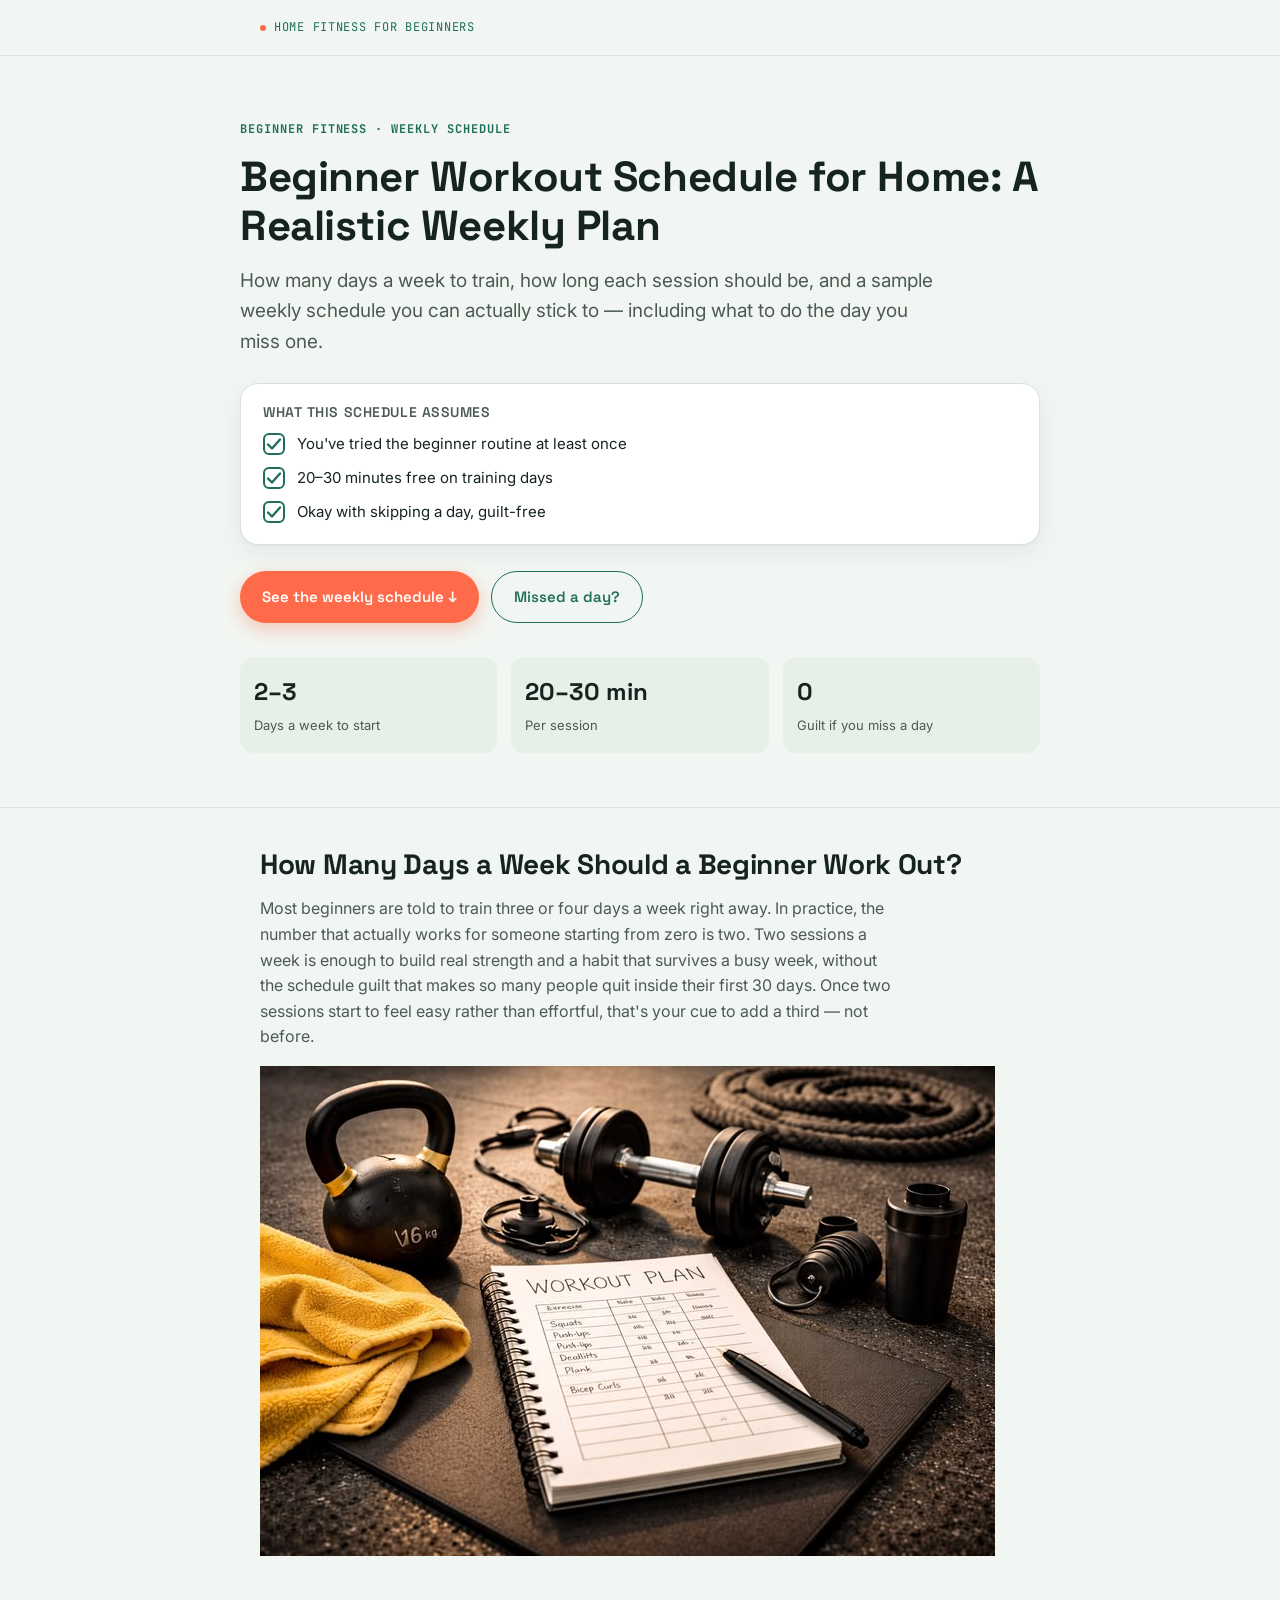
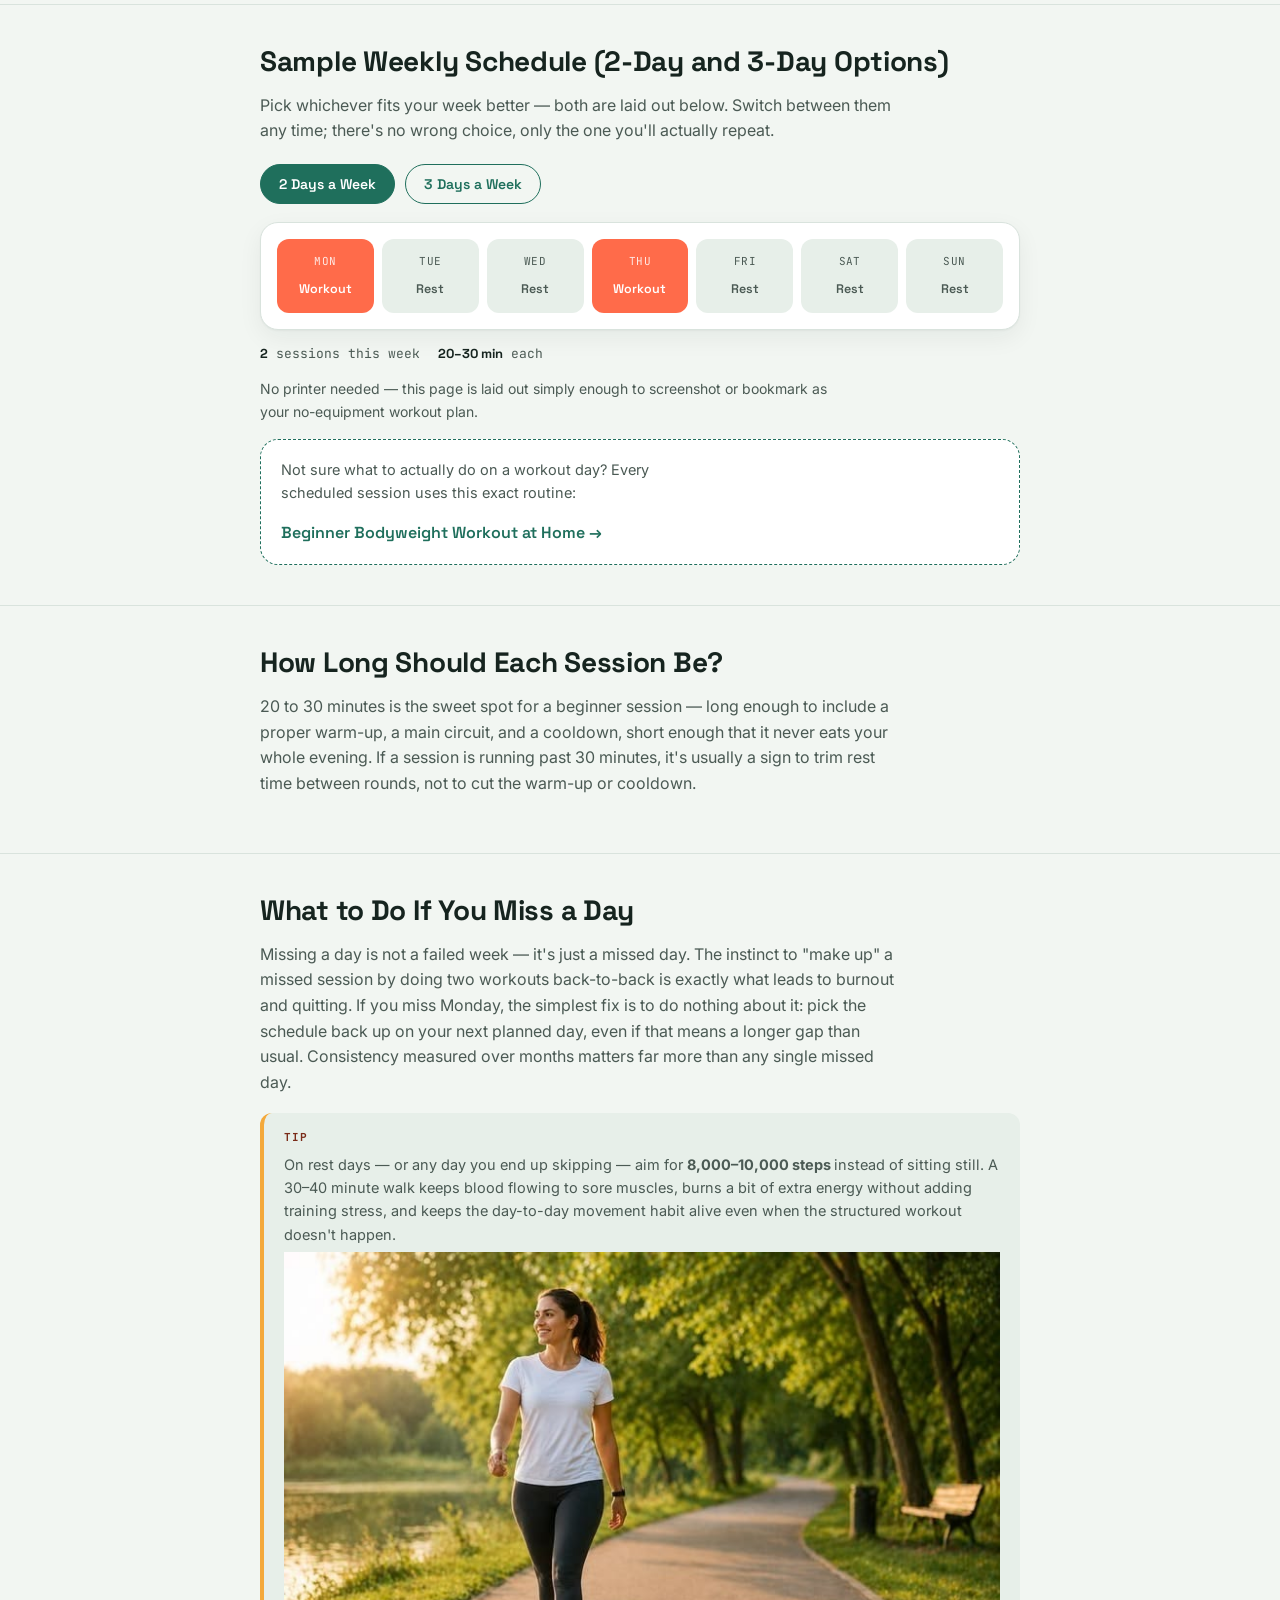
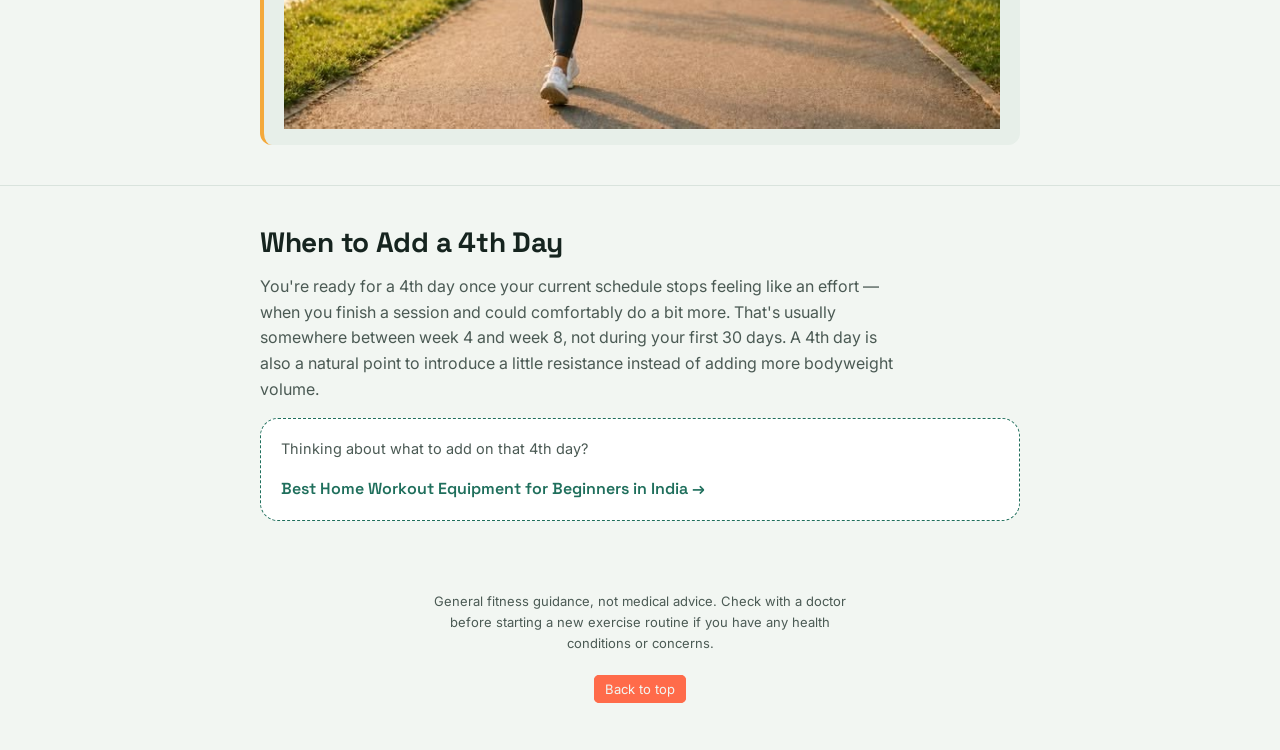
<file: beginner-workout-schedule-for-home/index.html>
<!DOCTYPE html>
<html lang="en">
<head>
<meta charset="UTF-8">
<meta name="viewport" content="width=device-width, initial-scale=1">
<title>Beginner Workout Schedule for Home: A Realistic Weekly Plan</title>
<meta name="description" content="How many days a week beginners should train, how long each session should be, and a sample weekly schedule you can actually stick to.">
<link rel="canonical" href="https://homefit-hub.vercel.app/beginner-workout-schedule-for-home/">
<link rel="icon" href="../images/home-fit-hub.png" type="image/png" sizes="32x32">
<meta property="og:type" content="article">
<meta property="og:title" content="Beginner Workout Schedule for Home: A Realistic Weekly Plan">
<meta property="og:description" content="How many days a week beginners should train, how long each session should be, and a sample weekly schedule you can actually stick to.">
<meta property="og:url" content="https://homefit-hub.vercel.app/beginner-workout-schedule-for-home/">
<meta property="og:image" content="https://homefit-hub.vercel.app/images/home-workout-schedule.jpg">

<link rel="preconnect" href="https://fonts.googleapis.com">
<link rel="preconnect" href="https://fonts.gstatic.com" crossorigin>
<link href="https://fonts.googleapis.com/css2?family=Space+Grotesk:wght@500;600;700&family=Inter:wght@400;500;600;700&family=JetBrains+Mono:wght@500;700&display=swap" rel="stylesheet">

<style>
  :root{
    --bg:#F2F6F2;
    --surface:#FFFFFF;
    --surface-alt:#E7EFE9;
    --ink:#16241F;
    --ink-soft:#4B5A54;
    --coral:#FF6B4A;
    --coral-ink:#7A2B18;
    --teal:#1F6F5C;
    --teal-deep:#123F34;
    --gold:#F4A93B;
    --line:#D9E3DD;
    --radius:18px;
    --max:800px;
    --shadow: 0 1px 2px rgba(22,36,31,.04), 0 8px 24px rgba(22,36,31,.06);
  }

  *{box-sizing:border-box;}
  html{scroll-behavior:smooth;}
  @media (prefers-reduced-motion: reduce){
    html{scroll-behavior:auto;}
    *{animation-duration:.001ms !important; animation-iteration-count:1 !important; transition-duration:.001ms !important;}
  }

  body{
    margin:0;
    background:var(--bg);
    color:var(--ink);
    font-family:'Inter',system-ui,-apple-system,sans-serif;
    line-height:1.6;
    font-size:16px;
    -webkit-font-smoothing:antialiased;
  }

  h1,h2,h3,.display{
    font-family:'Space Grotesk',system-ui,sans-serif;
    font-weight:700;
    color:var(--ink);
    line-height:1.15;
    letter-spacing:-0.01em;
  }

  a{color:var(--teal);}
  a:focus-visible, button:focus-visible, summary:focus-visible{
    outline:3px solid var(--coral);
    outline-offset:2px;
    border-radius:6px;
  }

  .wrap{max-width:var(--max); margin:0 auto; padding:0 20px;}

  /* ---------- Header ---------- */
  .site-header{padding:18px 0; border-bottom:1px solid var(--line);}
  .eyebrow-nav{
    display:flex; align-items:center; gap:8px;
    font-family:'JetBrains Mono',monospace;
    font-size:12px; letter-spacing:.06em; text-transform:uppercase;
    color:var(--ink-soft);
  }
  .eyebrow-nav .dot{width:6px;height:6px;border-radius:50%;background:var(--coral);flex:none;}

  /* ---------- Hero ---------- */
  .hero{padding:44px 0 36px;}
  .hero .eyebrow{
    font-family:'JetBrains Mono',monospace;
    font-size:12px; letter-spacing:.08em; text-transform:uppercase;
    color:var(--teal); font-weight:700; margin-bottom:14px;
  }
  .hero h1{font-size:clamp(28px, 5.4vw, 42px); margin:0 0 16px;}
  .hero p.lede{font-size:clamp(16px, 2.6vw, 19px); color:var(--ink-soft); max-width:58ch; margin:0 0 26px;}

  .checklist{
    background:var(--surface); border:1px solid var(--line); border-radius:var(--radius);
    padding:20px 22px; box-shadow:var(--shadow); margin-bottom:26px;
  }
  .checklist h2.mini{
    font-family:'Space Grotesk'; font-size:14px; text-transform:uppercase; letter-spacing:.04em;
    color:var(--ink-soft); margin:0 0 12px; font-weight:600;
  }
  .checklist ul{list-style:none; margin:0; padding:0; display:grid; gap:10px;}
  .checklist li{
    display:flex; align-items:center; gap:12px; font-size:15px; color:var(--ink);
    opacity:0; transform:translateY(6px); animation:rise .5s ease forwards;
  }
  .checklist li:nth-child(1){animation-delay:.1s;}
  .checklist li:nth-child(2){animation-delay:.35s;}
  .checklist li:nth-child(3){animation-delay:.6s;}
  @keyframes rise{to{opacity:1; transform:translateY(0);}}
  .checklist .box{
    width:22px; height:22px; flex:none; border-radius:6px; border:2px solid var(--teal);
    display:flex; align-items:center; justify-content:center;
  }
  .checklist .box svg{opacity:0; transform:scale(.5); animation:pop .3s ease forwards;}
  @keyframes pop{to{opacity:1; transform:scale(1);}}
  .checklist li:nth-child(1) .box svg{animation-delay:.5s;}
  .checklist li:nth-child(2) .box svg{animation-delay:.75s;}
  .checklist li:nth-child(3) .box svg{animation-delay:1s;}

  .cta-row{display:flex; flex-wrap:wrap; gap:12px;}
  .btn{
    display:inline-flex; align-items:center; gap:8px;
    font-family:'Space Grotesk'; font-weight:600; font-size:15px;
    padding:13px 22px; border-radius:999px; text-decoration:none; cursor:pointer; border:none;
    transition:transform .15s ease, box-shadow .15s ease;
  }
  .btn:hover{transform:translateY(-1px);}
  .btn-primary{background:var(--coral); color:#fff; box-shadow:0 6px 18px rgba(255,107,74,.35);}
  .btn-ghost{background:transparent; color:var(--teal); border:1.5px solid var(--teal);}

  .stat-row{display:grid; grid-template-columns:repeat(3,1fr); gap:14px; margin:34px 0 6px;}
  .stat{background:var(--surface-alt); border-radius:14px; padding:16px 14px;}
  .stat b{display:block; font-family:'Space Grotesk'; font-size:clamp(18px,4vw,24px);}
  .stat span{font-size:13px; color:var(--ink-soft);}

  /* ---------- Sections ---------- */
  section{padding:40px 0; border-top:1px solid var(--line);}
  section h2{font-size:clamp(22px,4vw,28px); margin:0 0 14px;}
  section > .wrap > p{color:var(--ink-soft); max-width:64ch;}

  /* ---------- Plan toggle + week grid (signature) ---------- */
  .plan-toggle{display:flex; gap:10px; margin:20px 0 18px; flex-wrap:wrap;}
  .plan-btn{
    font-family:'Space Grotesk'; font-weight:600; font-size:14px;
    padding:10px 18px; border-radius:99px; border:1.5px solid var(--teal);
    background:transparent; color:var(--teal); cursor:pointer;
  }
  .plan-btn.active{background:var(--teal); color:#fff;}

  .week-grid{
    display:grid; grid-template-columns:repeat(7,1fr); gap:8px;
    background:var(--surface); border:1px solid var(--line); border-radius:var(--radius);
    padding:16px; box-shadow:var(--shadow);
  }
  .day-cell{
    text-align:center; padding:14px 4px; border-radius:12px; background:var(--surface-alt);
    transition:background .2s ease, color .2s ease;
  }
  .day-cell .day-name{
    display:block; font-family:'JetBrains Mono'; font-size:11px; text-transform:uppercase;
    letter-spacing:.04em; color:var(--ink-soft); margin-bottom:8px;
  }
  .day-cell .day-status{display:block; font-family:'Space Grotesk'; font-weight:600; font-size:12.5px; color:var(--ink-soft);}
  .day-cell.is-workout{background:var(--coral);}
  .day-cell.is-workout .day-name{color:rgba(255,255,255,.85);}
  .day-cell.is-workout .day-status{color:#fff;}

  .plan-summary{
    display:flex; gap:18px; flex-wrap:wrap; margin-top:14px;
    font-family:'JetBrains Mono'; font-size:13px; color:var(--ink-soft);
  }
  .plan-summary b{color:var(--ink); font-family:'Space Grotesk';}

  .note-line{font-size:14px; color:var(--ink-soft); margin-top:14px;}

  /* ---------- Tip box ---------- */
  .tip-box{
    background:var(--surface-alt); border-left:4px solid var(--gold); border-radius:12px;
    padding:16px 20px; margin-top:18px; display:flex; flex-direction:column; gap:6px;
  }
  .tip-box .tip-label{
    font-family:'JetBrains Mono'; font-size:11px; font-weight:700; letter-spacing:.08em;
    text-transform:uppercase; color:var(--coral-ink); width:fit-content;
  }
  .tip-box p{margin:0; font-size:14.5px; color:var(--ink-soft);}

  /* ---------- Link callout ---------- */
  .callout{
    background:var(--surface); border:1px dashed var(--teal); border-radius:var(--radius);
    padding:18px 20px; display:flex; justify-content:space-between; gap:16px; align-items:center;
    flex-wrap:wrap; margin-top:16px;
  }
  .callout p{margin:0; font-size:14.5px; color:var(--ink-soft); max-width:46ch;}
  .callout a.arrow{font-family:'Space Grotesk'; font-weight:600; text-decoration:none; white-space:nowrap;}

  footer{padding:30px 0 50px; text-align:center;}
  footer p{font-size:13px; color:var(--ink-soft); max-width:52ch; margin:0 auto;}

  @media (min-width:720px){
    .hero{padding:64px 0 48px;}
  }
  @media (max-width:560px){
    .week-grid{grid-template-columns:repeat(7,1fr); gap:5px; padding:10px;}
    .day-cell{padding:10px 2px;}
    .day-cell .day-name{font-size:9.5px; margin-bottom:5px;}
    .day-cell .day-status{font-size:10px;}
  }
</style>
</head>
<body>

<header class="site-header">
  <div class="wrap eyebrow-nav">
    <span class="dot"></span> <a href="../index.html" style="text-decoration: none;"> Home Fitness for Beginners</a>
  </div>
</header>

<main>
  <!-- HERO -->
  <div class="hero wrap">
    <div class="eyebrow">Beginner Fitness · Weekly Schedule</div>
    <h1>Beginner Workout Schedule for Home: A Realistic Weekly Plan</h1>
    <p class="lede">How many days a week to train, how long each session should be, and a sample weekly schedule you can actually stick to — including what to do the day you miss one.</p>

    <div class="checklist">
      <h2 class="mini">What this schedule assumes</h2>
      <ul>
        <li><span class="box"><svg width="16" height="16" viewBox="0 0 16 16" fill="none"><path d="M2 8.5L6 12.5L14 3.5" stroke="#1F6F5C" stroke-width="2.4" stroke-linecap="round" stroke-linejoin="round"/></svg></span> You've tried the beginner routine at least once</li>
        <li><span class="box"><svg width="16" height="16" viewBox="0 0 16 16" fill="none"><path d="M2 8.5L6 12.5L14 3.5" stroke="#1F6F5C" stroke-width="2.4" stroke-linecap="round" stroke-linejoin="round"/></svg></span> 20–30 minutes free on training days</li>
        <li><span class="box"><svg width="16" height="16" viewBox="0 0 16 16" fill="none"><path d="M2 8.5L6 12.5L14 3.5" stroke="#1F6F5C" stroke-width="2.4" stroke-linecap="round" stroke-linejoin="round"/></svg></span> Okay with skipping a day, guilt-free</li>
      </ul>
    </div>

    <div class="cta-row">
      <a href="#schedule" class="btn btn-primary">See the weekly schedule ↓</a>
      <a href="#missed-day" class="btn btn-ghost">Missed a day?</a>
    </div>

    <div class="stat-row">
      <div class="stat"><b>2–3</b><span>Days a week to start</span></div>
      <div class="stat"><b>20–30 min</b><span>Per session</span></div>
      <div class="stat"><b>0</b><span>Guilt if you miss a day</span></div>
    </div>
  </div>

  <!-- HOW MANY DAYS -->
  <section id="how-many">
    <div class="wrap">
      <h2>How Many Days a Week Should a Beginner Work Out?</h2>
      <p>Most beginners are told to train three or four days a week right away. In practice, the number that actually works for someone starting from zero is two. Two sessions a week is enough to build real strength and a habit that survives a busy week, without the schedule guilt that makes so many people quit inside their first 30 days. Once two sessions start to feel easy rather than effortful, that's your cue to add a third — not before.</p>
   <img src="../images/home-workout-schedule.jpg" alt="Workout Schedule for Beginners" title="Workout Schedule for Beginners">
    </div>
  </section>

  <!-- SCHEDULE -->
  <section id="schedule">
    <div class="wrap">
      <h2>Sample Weekly Schedule (2-Day and 3-Day Options)</h2>
      <p>Pick whichever fits your week better — both are laid out below. Switch between them any time; there's no wrong choice, only the one you'll actually repeat.</p>

      <div class="plan-toggle">
        <button class="plan-btn active" data-plan="2" type="button">2 Days a Week</button>
        <button class="plan-btn" data-plan="3" type="button">3 Days a Week</button>
      </div>

      <div class="week-grid" id="weekGrid">
        <div class="day-cell" data-two="workout" data-three="workout"><span class="day-name">Mon</span><span class="day-status">—</span></div>
        <div class="day-cell" data-two="rest" data-three="rest"><span class="day-name">Tue</span><span class="day-status">—</span></div>
        <div class="day-cell" data-two="rest" data-three="workout"><span class="day-name">Wed</span><span class="day-status">—</span></div>
        <div class="day-cell" data-two="workout" data-three="rest"><span class="day-name">Thu</span><span class="day-status">—</span></div>
        <div class="day-cell" data-two="rest" data-three="workout"><span class="day-name">Fri</span><span class="day-status">—</span></div>
        <div class="day-cell" data-two="rest" data-three="rest"><span class="day-name">Sat</span><span class="day-status">—</span></div>
        <div class="day-cell" data-two="rest" data-three="rest"><span class="day-name">Sun</span><span class="day-status">—</span></div>
      </div>

      <div class="plan-summary">
        <span><b id="summaryCount">2</b> sessions this week</span>
        <span><b>20–30 min</b> each</span>
      </div>

      <p class="note-line">No printer needed — this page is laid out simply enough to screenshot or bookmark as your no-equipment workout plan.</p>

      <div class="callout">
        <p>Not sure what to actually do on a workout day? Every scheduled session uses this exact routine:</p>
        <a class="arrow" href="../beginner-bodyweight-workout-at-home/">Beginner Bodyweight Workout at Home →</a>
      </div>
    </div>
  </section>

  <!-- SESSION LENGTH -->
  <section id="length">
    <div class="wrap">
      <h2>How Long Should Each Session Be?</h2>
      <p>20 to 30 minutes is the sweet spot for a beginner session — long enough to include a proper warm-up, a main circuit, and a cooldown, short enough that it never eats your whole evening. If a session is running past 30 minutes, it's usually a sign to trim rest time between rounds, not to cut the warm-up or cooldown.</p>
    </div>
  </section>

  <!-- MISSED DAY -->
  <section id="missed-day">
    <div class="wrap">
      <h2>What to Do If You Miss a Day</h2>
      <p>Missing a day is not a failed week — it's just a missed day. The instinct to "make up" a missed session by doing two workouts back-to-back is exactly what leads to burnout and quitting. If you miss Monday, the simplest fix is to do nothing about it: pick the schedule back up on your next planned day, even if that means a longer gap than usual. Consistency measured over months matters far more than any single missed day.</p>

      <div class="tip-box">
        <span class="tip-label">Tip</span>
        <p>On rest days — or any day you end up skipping — aim for <b>8,000–10,000 steps </b>instead of sitting still. A 30–40 minute walk keeps blood flowing to sore muscles, burns a bit of extra energy without adding training stress, and keeps the day-to-day movement habit alive even when the structured workout doesn't happen.</p>
     <img src="../images/walking on rest days.jpg" alt="a women walking on Rest Days" title="Walking on Rest Days">
      </div>
    </div>
  </section>

  <!-- 4TH DAY -->
  <section id="fourth-day">
    <div class="wrap">
      <h2>When to Add a 4th Day</h2>
      <p>You're ready for a 4th day once your current schedule stops feeling like an effort — when you finish a session and could comfortably do a bit more. That's usually somewhere between week 4 and week 8, not during your first 30 days. A 4th day is also a natural point to introduce a little resistance instead of adding more bodyweight volume.</p>
      <div class="callout">
        <p>Thinking about what to add on that 4th day?</p>
        <a class="arrow" href="../best-home-workout-equipment-beginners-india/">Best Home Workout Equipment for Beginners in India →</a>
      </div>
    </div>
  </section>
</main>

<footer>
  <div class="wrap">
    <p>General fitness guidance, not medical advice. Check with a doctor before starting a new exercise routine if you have any health conditions or concerns.</p>
  <br>
  <p><a href="#top"
      style="text-decoration: none; border: 1px solid var(--coral); border-radius: 5px; padding: 5px 10px; background-color: var(--coral); color: var(--bg);">Back
      to top</a></p>
  </div>
</footer>

<script>
  (function(){
    var buttons = document.querySelectorAll('.plan-btn');
    var cells = document.querySelectorAll('.day-cell');
    var summaryCount = document.getElementById('summaryCount');

    function applyPlan(plan){
      var count = 0;
      cells.forEach(function(cell){
        var status = plan === '2' ? cell.getAttribute('data-two') : cell.getAttribute('data-three');
        var label = cell.querySelector('.day-status');
        var isWorkout = status === 'workout';
        cell.classList.toggle('is-workout', isWorkout);
        label.textContent = isWorkout ? 'Workout' : 'Rest';
        if(isWorkout) count++;
      });
      summaryCount.textContent = count;
    }

    buttons.forEach(function(btn){
      btn.addEventListener('click', function(){
        buttons.forEach(function(b){ b.classList.remove('active'); });
        btn.classList.add('active');
        applyPlan(btn.getAttribute('data-plan'));
      });
    });

    applyPlan('2');
  })();
</script>

</body>
</html>
</file>
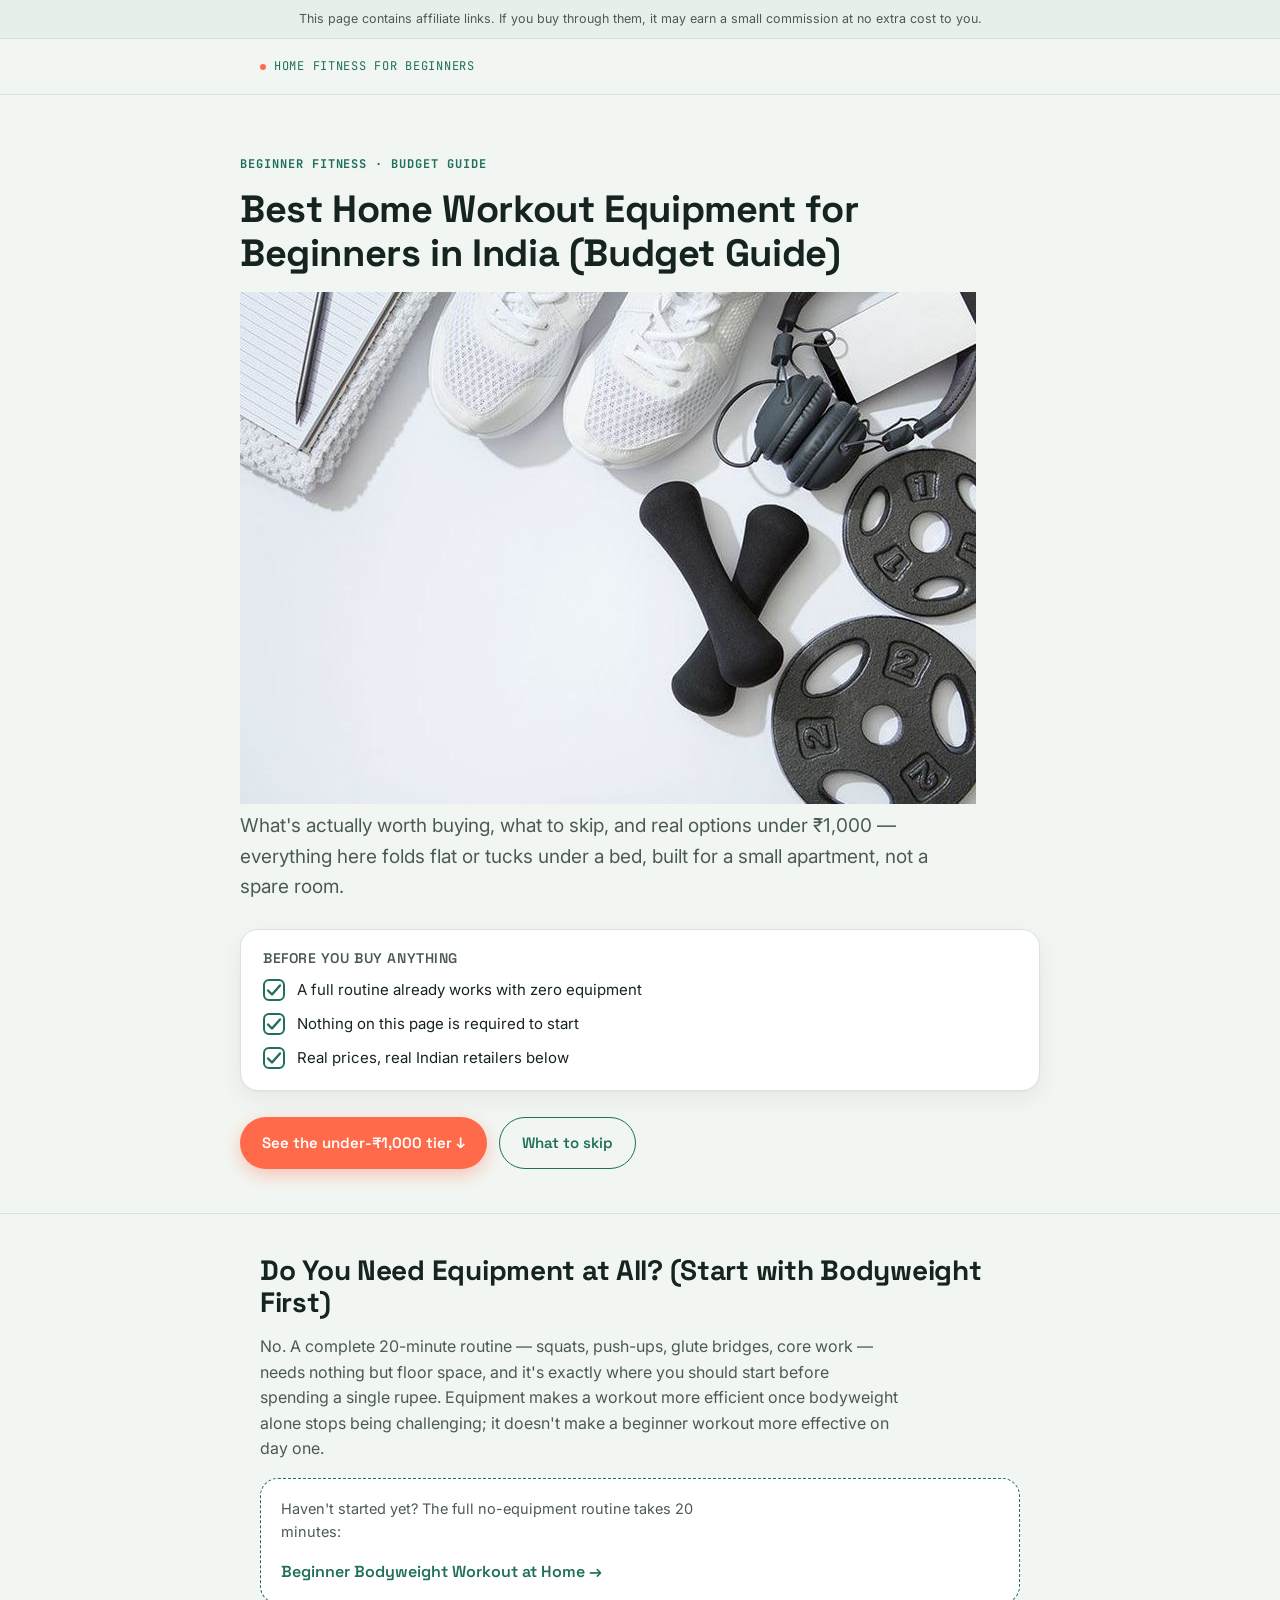
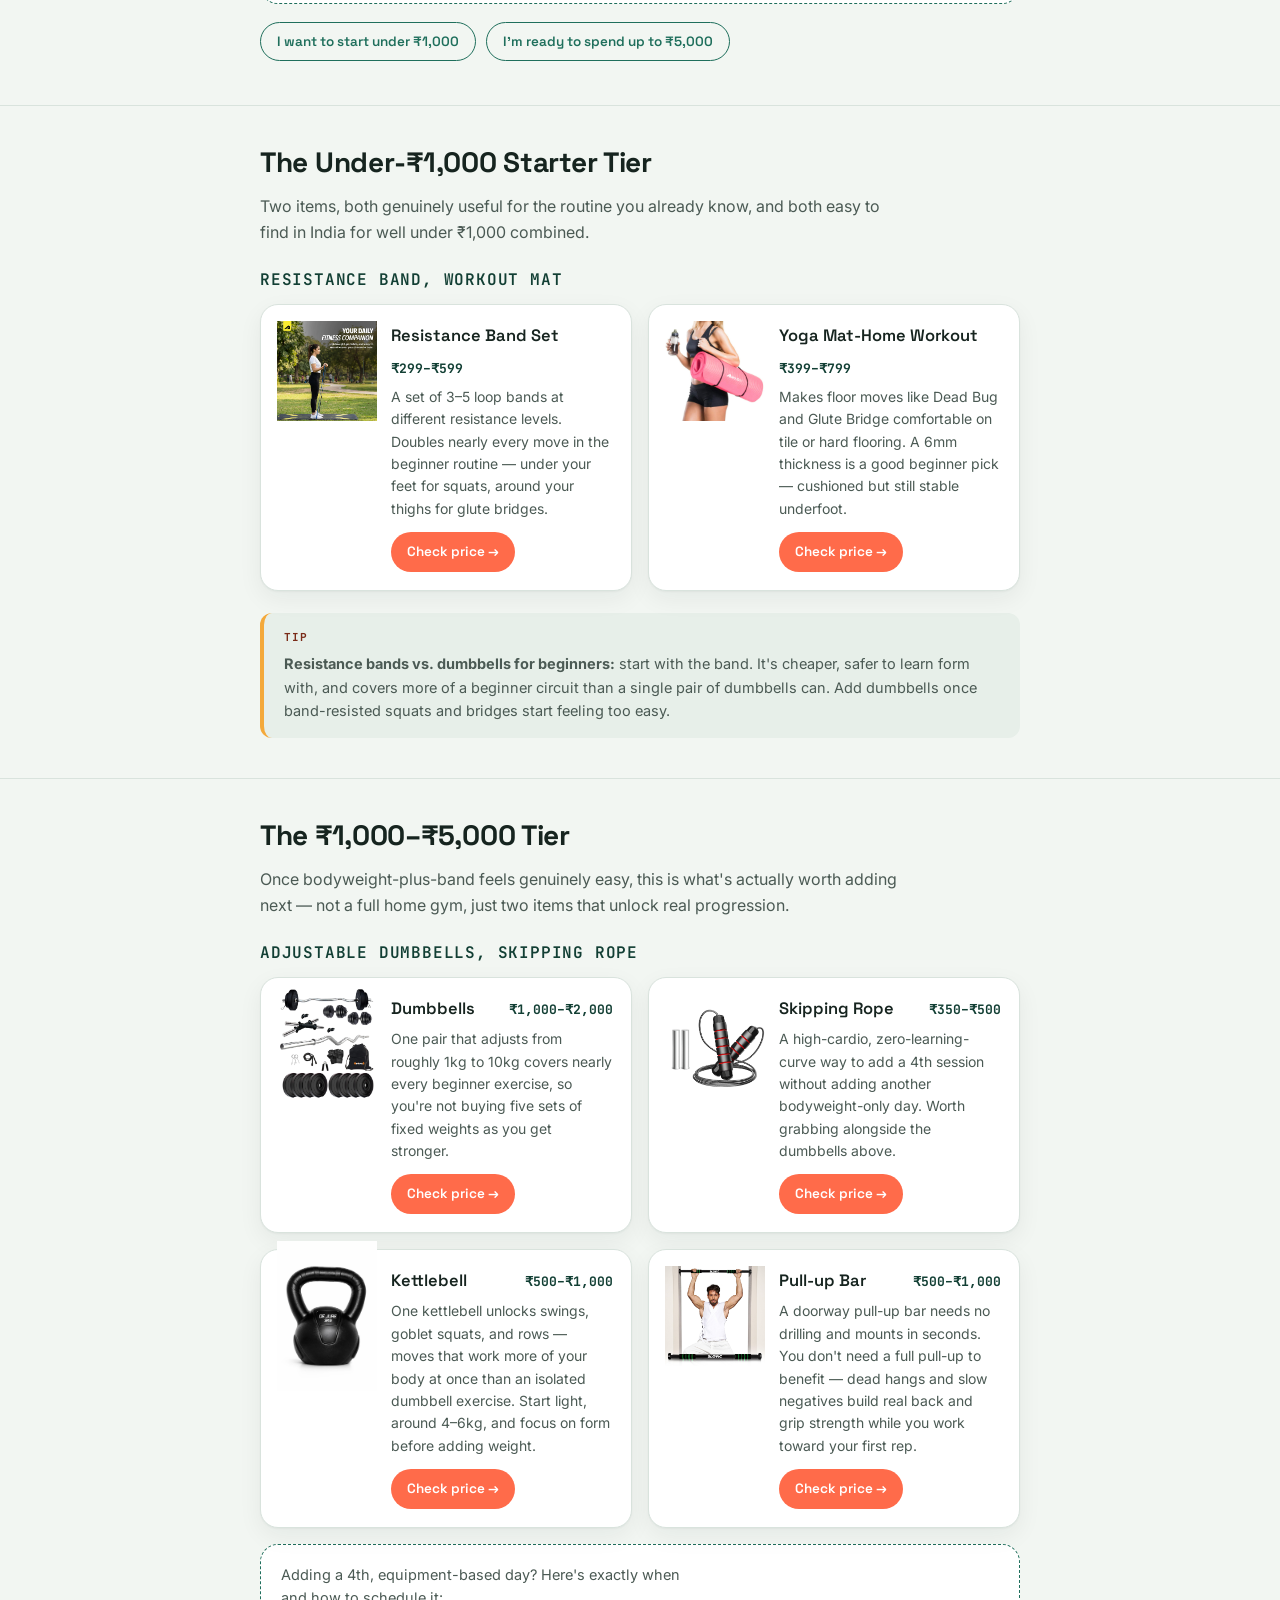
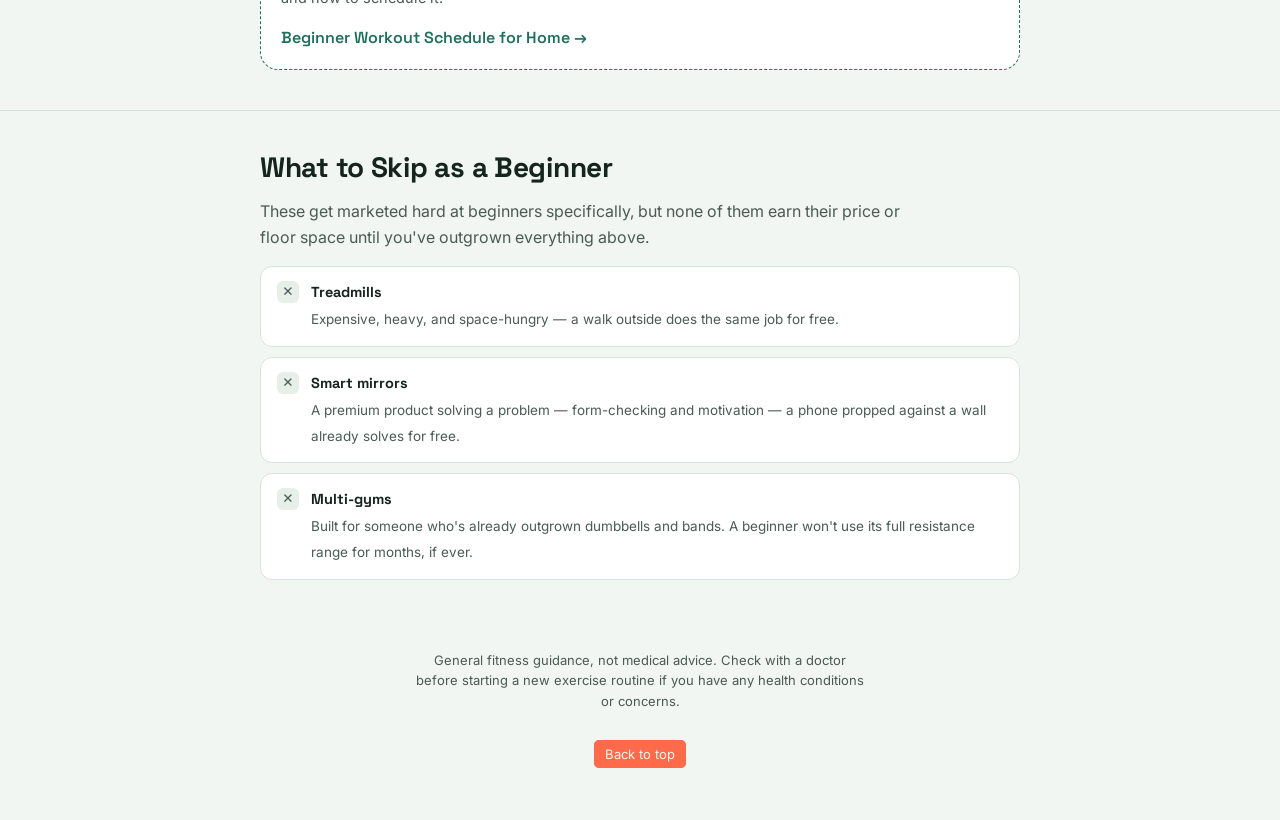
<file: best-home-workout-equipment-beginners-india/index.html>
<!DOCTYPE html>
<html lang="en">

<head>
  <meta charset="UTF-8">
  <meta name="viewport" content="width=device-width, initial-scale=1">
  <title>Home Workout Equipment for Beginners in India</title>
  <meta name="description"
    content="The only home workout equipment every beginner needs in India — what to buy first, what to skip, and real options under ₹1,000.">
  <link rel="canonical" href="https://homefit-hub.vercel.app/best-home-workout-equipment-beginners-india/">
  <link rel="icon" href="../images/home-fit-hub.png" type="image/png" sizes="32x32">
  <meta property="og:type" content="article">
  <meta property="og:title" content="Home Workout Equipment for Beginners in India">
  <meta property="og:description"
    content="The only home workout equipment every beginner needs in India — what to buy first, what to skip, and real options under ₹1,000.">
  <meta property="og:url" content="https://homefit-hub.vercel.app/best-home-workout-equipment-beginners-india/">
  <meta property="og:image" content="https://homefit-hub.vercel.app/images/home-workout-equipment.jpg">

  <link rel="preconnect" href="https://fonts.googleapis.com">
  <link rel="preconnect" href="https://fonts.gstatic.com" crossorigin>
  <link
    href="https://fonts.googleapis.com/css2?family=Space+Grotesk:wght@500;600;700&family=Inter:wght@400;500;600;700&family=JetBrains+Mono:wght@500;700&display=swap"
    rel="stylesheet">


  <style>
    :root {
      --bg: #F2F6F2;
      --surface: #FFFFFF;
      --surface-alt: #E7EFE9;
      --ink: #16241F;
      --ink-soft: #4B5A54;
      --coral: #FF6B4A;
      --coral-ink: #7A2B18;
      --teal: #1F6F5C;
      --teal-deep: #123F34;
      --gold: #F4A93B;
      --line: #D9E3DD;
      --radius: 18px;
      --max: 800px;
      --shadow: 0 1px 2px rgba(22, 36, 31, .04), 0 8px 24px rgba(22, 36, 31, .06);
    }

    * {
      box-sizing: border-box;
    }

    html {
      scroll-behavior: smooth;
    }

    @media (prefers-reduced-motion: reduce) {
      html {
        scroll-behavior: auto;
      }

      * {
        animation-duration: .001ms !important;
        animation-iteration-count: 1 !important;
        transition-duration: .001ms !important;
      }
    }

    body {
      margin: 0;
      background: var(--bg);
      color: var(--ink);
      font-family: 'Inter', system-ui, -apple-system, sans-serif;
      line-height: 1.6;
      font-size: 16px;
      -webkit-font-smoothing: antialiased;
    }

    h1,
    h2,
    h3,
    .display {
      font-family: 'Space Grotesk', system-ui, sans-serif;
      font-weight: 700;
      color: var(--ink);
      line-height: 1.15;
      letter-spacing: -0.01em;
    }

    a {
      color: var(--teal);
    }

    a:focus-visible,
    button:focus-visible {
      outline: 3px solid var(--coral);
      outline-offset: 2px;
      border-radius: 6px;
    }

    .wrap {
      max-width: var(--max);
      margin: 0 auto;
      padding: 0 20px;
    }

    .site-header {
      padding: 18px 0;
      border-bottom: 1px solid var(--line);
    }

    .eyebrow-nav {
      display: flex;
      align-items: center;
      gap: 8px;
      font-family: 'JetBrains Mono', monospace;
      font-size: 12px;
      letter-spacing: .06em;
      text-transform: uppercase;
      color: var(--ink-soft);
    }

    .eyebrow-nav .dot {
      width: 6px;
      height: 6px;
      border-radius: 50%;
      background: var(--coral);
      flex: none;
    }

    .disclosure {
      background: var(--surface-alt);
      border-bottom: 1px solid var(--line);
      font-size: 12.5px;
      color: var(--ink-soft);
      text-align: center;
      padding: 9px 20px;
    }

    .hero {
      padding: 40px 0 32px;
    }

    .hero .eyebrow {
      font-family: 'JetBrains Mono', monospace;
      font-size: 12px;
      letter-spacing: .08em;
      text-transform: uppercase;
      color: var(--teal);
      font-weight: 700;
      margin-bottom: 14px;
    }

    .hero h1 {
      font-size: clamp(26px, 5vw, 38px);
      margin: 0 0 16px;
    }

    .hero p.lede {
      font-size: clamp(16px, 2.6vw, 19px);
      color: var(--ink-soft);
      max-width: 60ch;
      margin: 0 0 26px;
    }

    .checklist {
      background: var(--surface);
      border: 1px solid var(--line);
      border-radius: var(--radius);
      padding: 20px 22px;
      box-shadow: var(--shadow);
      margin-bottom: 26px;
    }

    .checklist h2.mini {
      font-family: 'Space Grotesk';
      font-size: 14px;
      text-transform: uppercase;
      letter-spacing: .04em;
      color: var(--ink-soft);
      margin: 0 0 12px;
      font-weight: 600;
    }

    .checklist ul {
      list-style: none;
      margin: 0;
      padding: 0;
      display: grid;
      gap: 10px;
    }

    .checklist li {
      display: flex;
      align-items: center;
      gap: 12px;
      font-size: 15px;
      opacity: 0;
      transform: translateY(6px);
      animation: rise .5s ease forwards;
    }

    .checklist li:nth-child(1) {
      animation-delay: .1s;
    }

    .checklist li:nth-child(2) {
      animation-delay: .35s;
    }

    .checklist li:nth-child(3) {
      animation-delay: .6s;
    }

    @keyframes rise {
      to {
        opacity: 1;
        transform: translateY(0);
      }
    }

    .checklist .box {
      width: 22px;
      height: 22px;
      flex: none;
      border-radius: 6px;
      border: 2px solid var(--teal);
      display: flex;
      align-items: center;
      justify-content: center;
    }

    .checklist .box svg {
      opacity: 0;
      transform: scale(.5);
      animation: pop .3s ease forwards;
    }

    @keyframes pop {
      to {
        opacity: 1;
        transform: scale(1);
      }
    }

    .checklist li:nth-child(1) .box svg {
      animation-delay: .5s;
    }

    .checklist li:nth-child(2) .box svg {
      animation-delay: .75s;
    }

    .checklist li:nth-child(3) .box svg {
      animation-delay: 1s;
    }

    .cta-row {
      display: flex;
      flex-wrap: wrap;
      gap: 12px;
    }

    .btn {
      display: inline-flex;
      align-items: center;
      gap: 8px;
      font-family: 'Space Grotesk';
      font-weight: 600;
      font-size: 15px;
      padding: 13px 22px;
      border-radius: 999px;
      text-decoration: none;
      cursor: pointer;
      border: none;
      transition: transform .15s ease, box-shadow .15s ease;
    }

    .btn:hover {
      transform: translateY(-1px);
    }

    .btn-primary {
      background: var(--coral);
      color: #fff;
      box-shadow: 0 6px 18px rgba(255, 107, 74, .35);
    }

    .btn-ghost {
      background: transparent;
      color: var(--teal);
      border: 1.5px solid var(--teal);
    }

    .stat-row {
      display: grid;
      grid-template-columns: repeat(3, 1fr);
      gap: 14px;
      margin: 34px 0 6px;
    }

    .stat {
      background: var(--surface-alt);
      border-radius: 14px;
      padding: 16px 14px;
    }

    .stat b {
      display: block;
      font-family: 'Space Grotesk';
      font-size: clamp(17px, 4vw, 22px);
    }

    .stat span {
      font-size: 12.5px;
      color: var(--ink-soft);
    }

    section {
      padding: 40px 0;
      border-top: 1px solid var(--line);
    }

    section h2 {
      font-size: clamp(22px, 4vw, 28px);
      margin: 0 0 14px;
    }

    section>.wrap>p.intro {
      color: var(--ink-soft);
      max-width: 64ch;
    }

    h3.subhead {
      font-size: 16px;
      margin: 26px 0 14px;
      font-family: 'JetBrains Mono';
      text-transform: uppercase;
      letter-spacing: .05em;
      color: var(--teal-deep);
      font-weight: 600;
    }

    /* budget chips (signature) */
    .budget-chips {
      display: flex;
      gap: 10px;
      flex-wrap: wrap;
      margin: 18px 0 4px;
    }

    .chip {
      font-family: 'Space Grotesk';
      font-weight: 600;
      font-size: 13.5px;
      padding: 10px 16px;
      border-radius: 99px;
      border: 1.5px solid var(--teal);
      background: transparent;
      color: var(--teal);
      cursor: pointer;
    }

    .chip:hover {
      background: var(--surface-alt);
    }

    /* product cards */
    .product-grid {
      display: grid;
      gap: 16px;
      margin-top: 6px;
    }

    .product-card {
      background: var(--surface);
      border: 1px solid var(--line);
      border-radius: var(--radius);
      padding: 18px;
      box-shadow: var(--shadow);
      display: grid;
      grid-template-columns: 84px 1fr;
      gap: 16px;
      scroll-margin-top: 20px;
    }

    .product-card.pulse {
      animation: pulseGlow 1.1s ease;
    }

    @keyframes pulseGlow {
      0% {
        box-shadow: 0 0 0 0 rgba(255, 107, 74, .5);
      }

      100% {
        box-shadow: 0 0 0 14px rgba(255, 107, 74, 0);
      }
    }

    .product-photo {
      width: 84px;
      height: 84px;
      border-radius: 14px;
      background: var(--surface-alt);
      display: flex;
      align-items: center;
      justify-content: center;
      flex: none;
    }

    .product-photo svg {
      width: 46px;
      height: 46px;
    }

    .product-body {
      min-width: 0;
    }

    .product-top {
      display: flex;
      justify-content: space-between;
      gap: 10px;
      flex-wrap: wrap;
      align-items: baseline;
    }

    .product-name {
      font-family: 'Space Grotesk';
      font-weight: 600;
      font-size: 16.5px;
    }

    .product-price {
      font-family: 'JetBrains Mono';
      font-size: 13px;
      color: var(--teal-deep);
      font-weight: 700;
      white-space: nowrap;
    }

    .product-blurb {
      font-size: 14px;
      color: var(--ink-soft);
      margin: 6px 0 12px;
    }

    .product-actions {
      display: flex;
      align-items: center;
      gap: 10px;
      flex-wrap: wrap;
    }

    .btn-affiliate {
      font-family: 'Space Grotesk';
      font-weight: 600;
      font-size: 13.5px;
      color: #fff;
      background: var(--coral);
      padding: 9px 16px;
      border-radius: 99px;
      text-decoration: none;
      display: inline-block;
    }

    .affiliate-note {
      font-family: 'JetBrains Mono';
      font-size: 10.5px;
      color: var(--ink-soft);
      opacity: .75;
    }

    .tip-box {
      background: var(--surface-alt);
      border-left: 4px solid var(--gold);
      border-radius: 12px;
      padding: 16px 20px;
      margin-top: 22px;
      display: flex;
      flex-direction: column;
      gap: 6px;
    }

    .tip-box .tip-label {
      font-family: 'JetBrains Mono';
      font-size: 11px;
      font-weight: 700;
      letter-spacing: .08em;
      text-transform: uppercase;
      color: var(--coral-ink);
      width: fit-content;
    }

    .tip-box p {
      margin: 0;
      font-size: 14.5px;
      color: var(--ink-soft);
    }

    /* skip list */
    .skip-list {
      list-style: none;
      margin: 12px 0 0;
      padding: 0;
      display: grid;
      gap: 10px;
    }

    .skip-list li {
      background: var(--surface);
      border: 1px solid var(--line);
      border-radius: 12px;
      padding: 14px 16px;
      display: flex;
      gap: 12px;
      align-items: flex-start;
    }

    .skip-x {
      width: 22px;
      height: 22px;
      border-radius: 6px;
      background: var(--surface-alt);
      flex: none;
      display: flex;
      align-items: center;
      justify-content: center;
      color: var(--ink-soft);
      font-weight: 700;
      font-size: 13px;
    }

    .skip-list b {
      font-family: 'Space Grotesk';
      display: block;
      margin-bottom: 2px;
      font-size: 14.5px;
    }

    .skip-list span {
      font-size: 13.5px;
      color: var(--ink-soft);
    }

    /* buy sources */
    .buy-list {
      display: grid;
      gap: 12px;
      margin-top: 16px;
    }

    .buy-item {
      background: var(--surface);
      border: 1px solid var(--line);
      border-radius: 14px;
      padding: 14px 16px;
    }

    .buy-item b {
      font-family: 'Space Grotesk';
      font-size: 15px;
      display: block;
      margin-bottom: 3px;
    }

    .buy-item span {
      font-size: 13.5px;
      color: var(--ink-soft);
    }

    .callout {
      background: var(--surface);
      border: 1px dashed var(--teal);
      border-radius: var(--radius);
      padding: 18px 20px;
      display: flex;
      justify-content: space-between;
      gap: 16px;
      align-items: center;
      flex-wrap: wrap;
      margin-top: 16px;
    }

    .callout p {
      margin: 0;
      font-size: 14.5px;
      color: var(--ink-soft);
      max-width: 46ch;
    }

    .callout a.arrow {
      font-family: 'Space Grotesk';
      font-weight: 600;
      text-decoration: none;
      white-space: nowrap;
    }

    footer {
      padding: 30px 0 50px;
      text-align: center;
    }

    footer p {
      font-size: 13px;
      color: var(--ink-soft);
      max-width: 56ch;
      margin: 0 auto 6px;
    }

    @media (min-width:600px) {
      .product-card {
        grid-template-columns: 96px 1fr;
      }

      .product-photo {
        width: 96px;
        height: 96px;
      }
    }

    @media (min-width:720px) {
      .hero {
        padding: 60px 0 44px;
      }

      .product-grid {
        grid-template-columns: 1fr 1fr;
      }
    }
  </style>
</head>

<body>

  <div class="disclosure"><!-- [EDIT: DISCLOSURE] --> This page contains affiliate links. If you buy through them, it
    may earn a small commission at no extra cost to you.</div>

  <header class="site-header">
    <div class="wrap eyebrow-nav"><span class="dot"></span> <a href="../index.html" style="text-decoration: none;"> Home
        Fitness for Beginners</a></div>
  </header>

  <main>
    <div class="hero wrap">
      <div class="eyebrow">Beginner Fitness · Budget Guide</div>
      <h1>Best Home Workout Equipment for Beginners in India (Budget Guide)</h1>
      <img src="../images/home-workout-equipment.jpg" alt="Home Workout Equipment" title="Home Workout Equipment">
      <p class="lede">What's actually worth buying, what to skip, and real options under ₹1,000 — everything here folds
        flat or tucks under a bed, built for a small apartment, not a spare room.</p>

      <div class="checklist">
        <h2 class="mini">Before you buy anything</h2>
        <ul>
          <li><span class="box"><svg width="16" height="16" viewBox="0 0 16 16" fill="none">
                <path d="M2 8.5L6 12.5L14 3.5" stroke="#1F6F5C" stroke-width="2.4" stroke-linecap="round"
                  stroke-linejoin="round" />
              </svg></span> A full routine already works with zero equipment</li>
          <li><span class="box"><svg width="16" height="16" viewBox="0 0 16 16" fill="none">
                <path d="M2 8.5L6 12.5L14 3.5" stroke="#1F6F5C" stroke-width="2.4" stroke-linecap="round"
                  stroke-linejoin="round" />
              </svg></span> Nothing on this page is required to start</li>
          <li><span class="box"><svg width="16" height="16" viewBox="0 0 16 16" fill="none">
                <path d="M2 8.5L6 12.5L14 3.5" stroke="#1F6F5C" stroke-width="2.4" stroke-linecap="round"
                  stroke-linejoin="round" />
              </svg></span> Real prices, real Indian retailers below</li>
        </ul>
      </div>

      <div class="cta-row">
        <a href="#under-1000" class="btn btn-primary">See the under-₹1,000 tier ↓</a>
        <a href="#skip" class="btn btn-ghost">What to skip</a>
      </div>

    </div>

    <!-- DO YOU NEED EQUIPMENT -->
    <section id="need-equipment">
      <div class="wrap">
        <h2>Do You Need Equipment at All? (Start with Bodyweight First)</h2>
        <p class="intro">No. A complete 20-minute routine — squats, push-ups, glute bridges, core work — needs nothing
          but floor space, and it's exactly where you should start before spending a single rupee. Equipment makes a
          workout more efficient once bodyweight alone stops being challenging; it doesn't make a beginner workout more
          effective on day one.</p>
        <div class="callout">
          <p>Haven't started yet? The full no-equipment routine takes 20 minutes:</p>
          <a class="arrow" href="../beginner-bodyweight-workout-at-home/">Beginner Bodyweight Workout at Home
            →</a>
        </div>

        <div class="budget-chips">
          <button class="chip" data-target="under-1000" type="button">I want to start under ₹1,000</button>
          <button class="chip" data-target="tier-2" type="button">I'm ready to spend up to ₹5,000</button>
        </div>
      </div>
    </section>

    <!-- UNDER 1000 -->
    <section id="under-1000">
      <div class="wrap">
        <h2>The Under-₹1,000 Starter Tier</h2>
        <p class="intro">Two items, both genuinely useful for the routine you already know, and both easy to find in
          India for well under ₹1,000 combined.</p>

        <h3 class="subhead">Resistance band, workout mat</h3>
        <div class="product-grid">

          <article class="product-card">
            <!-- [EDIT: IMAGE] Replace this SVG placeholder with a real product photo -->
            <div class="product-photo" aria-hidden="true">
              <svg viewBox="0 0 48 48" fill="none"><img src="../images/resistance band.jpg" alt="Resistance Band Set" title="Resistance Band Set"
                  style="width: 100px;"></svg>
            </div>
            <div class="product-body">
              <div class="product-top">
                <span class="product-name">Resistance Band Set</span>
                <span class="product-price">₹299–₹599</span>
              </div>
              <p class="product-blurb">A set of 3–5 loop bands at different resistance levels. Doubles nearly every move
                in the beginner routine — under your feet for squats, around your thighs for glute bridges.</p>
              <div class="product-actions">
                <!-- [EDIT: AFFILIATE] Replace href with your real Amazon/Flipkart affiliate link -->
                <a href="https://www.amazon.in/Boldfit-Natural-Resistance-Stretching-Exercise/dp/B0B5RR8G77?crid=384UYQVM70069&dib=eyJ2IjoiMSJ9.[base64].z9tFMNKhjsKo6WBmNV2wCHevTy-FOZTONdWAWu0aJ_E&dib_tag=se&keywords=resistance%2Bband%2Bfor%2Bhome%2Bworkout&qid=1785566844&sprefix=resis%2Caps%2C705&sr=8-3-spons&aref=oQdvwbxqEZ&sp_csd=d2lkZ2V0TmFtZT1zcF9hdGY&th=1&linkCode=ll2&tag=prettypick0ee-21&linkId=00bc3573793e8e58a58c5d198e152487&ref_=as_li_ss_tl"
                  class="btn-affiliate" rel="sponsored noopener" target="_blank">Check price →</a>

              </div>
            </div>
          </article>

          <article class="product-card">
            <!-- [EDIT: IMAGE] Replace this SVG placeholder with a real product photo -->
            <div class="product-photo" aria-hidden="true">
              <svg viewBox="0 0 48 48" fill="none">
                <img src="../images/yoga mat.jpg" alt="Yoga Mat for Home Workout" title="Yoga Mat for Home Workout" style="width: 100px;">
              </svg>
            </div>
            <div class="product-body">
              <div class="product-top">
                <span class="product-name">Yoga Mat-Home Workout</span>
                <span class="product-price">₹399–₹799</span>
              </div>
              <p class="product-blurb">Makes floor moves like Dead Bug and Glute Bridge comfortable on tile or hard
                flooring. A 6mm thickness is a good beginner pick — cushioned but still stable underfoot.</p>
              <div class="product-actions">
                <!-- [EDIT: AFFILIATE] Replace href with your real Amazon/Flipkart affiliate link -->
                <a href="https://www.amazon.in/Boldfit-NBR-Material-High-Density-Anti-Tear/dp/B08MT1DSPK?crid=B3HODO07RJHF&dib=eyJ2IjoiMSJ9.[base64].quVueAugwPebB2e-mfsqwZxAdpN2qTHyUAB-jdzt7dE&dib_tag=se&keywords=yoga%2Bmat%2Bfor%2Bwoman&qid=1785567612&sprefix=yoga%2B%2Caps%2C364&sr=8-5-spons&aref=PmwJWEbTpj&sp_csd=d2lkZ2V0TmFtZT1zcF9hdGY&th=1&psc=1&linkCode=ll2&tag=prettypick0ee-21&linkId=7d6f24127157843ab12da7e9a86b2b7f&ref_=as_li_ss_tl"
                  class="btn-affiliate" rel="sponsored noopener" target="_blank">Check
                  price →</a>

              </div>
            </div>
          </article>

        </div>

        <div class="tip-box">
          <span class="tip-label">Tip</span>
          <p><b>Resistance bands vs. dumbbells for beginners:</b> start with the band. It's cheaper, safer to learn form
            with,
            and covers more of a beginner circuit than a single pair of dumbbells can. Add dumbbells once band-resisted
            squats and bridges start feeling too easy.</p>
        </div>
      </div>
    </section>

    <!-- 1000-5000 TIER -->
    <section id="tier-2">
      <div class="wrap">
        <h2>The ₹1,000–₹5,000 Tier</h2>
        <p class="intro">Once bodyweight-plus-band feels genuinely easy, this is what's actually worth adding next — not
          a full home gym, just two items that unlock real progression.</p>

        <h3 class="subhead">Adjustable dumbbells, skipping rope</h3>
        <div class="product-grid">

          <article class="product-card">
            <!-- [EDIT: IMAGE] Replace this SVG placeholder with a real product photo -->
            <div class="product-photo" aria-hidden="true">
              <svg viewBox="0 0 48 48" fill="none">
                <img src="../images/adjustable dumbbell.jpg" alt="adjustable dumbbells for home workout" title="adjustable dumbbells"
                  style="width: 100px;">
              </svg>
            </div>
            <div class="product-body">
              <div class="product-top">
                <span class="product-name">Dumbbells </span>
                <span class="product-price">₹1,000–₹2,000</span>
              </div>
              <p class="product-blurb">One pair that adjusts from roughly 1kg to 10kg covers nearly every beginner
                exercise, so you're not buying five sets of fixed weights as you get stronger.</p>
              <div class="product-actions">
                <!-- [EDIT: AFFILIATE] Replace href with your real Amazon/Flipkart affiliate link -->
                <a href="https://www.amazon.in/Kore-PVC-Home-Gym-Accessories/dp/B089DF1PXS?crid=24WEW0NANEJT8&dib=eyJ2IjoiMSJ9.[base64].Z9m7KVLq8HH2nT_CvsZnZH_IJSGrzFShT2ooBSCRqkE&dib_tag=se&keywords=gym%2Bequipment%2Bfor%2Bhome%2Bworkout&qid=1785568163&sprefix=equipment%2B%2Caps%2C369&sr=8-6&th=1&linkCode=ll2&tag=prettypick0ee-21&linkId=98ec07a973fbdd3ae9c4b73e63018dff&ref_=as_li_ss_tl"
                  class="btn-affiliate" rel="sponsored noopener" target="_blank">Check
                  price →</a>

              </div>
            </div>
          </article>

          <article class="product-card">
            <!-- [EDIT: IMAGE] Replace this SVG placeholder with a real product photo -->
            <div class="product-photo" aria-hidden="true">
              <svg viewBox="0 0 48 48" fill="none">
                <img src="../images/skipping rope.jpg" alt="skipping rope for home workout" style="width: 100px;" title="Skipping Rope for Home Workout">
              </svg>
            </div>
            <div class="product-body">
              <div class="product-top">
                <span class="product-name">Skipping Rope</span>
                <span class="product-price">₹350–₹500</span>
              </div>
              <p class="product-blurb">A high-cardio, zero-learning-curve way to add a 4th session without adding
                another bodyweight-only day. Worth grabbing alongside the dumbbells above.</p>
              <div class="product-actions">
                <!-- [EDIT: AFFILIATE] Replace href with your real Amazon/Flipkart affiliate link -->
                <a href="https://www.amazon.in/Boldfit-Skipping-Jumping-Adjustable-Exercise/dp/B0BS6RSL66?crid=27MJ9GDQ9SEU6&dib=eyJ2IjoiMSJ9.[base64].uPs4Gz6q6xPhKMpQOMbFXLquL4Xm9SZ6NPZTjshAuIc&dib_tag=se&keywords=skipping%2Brope%2Bfor%2Bwomen&qid=1785569495&sprefix=skipp%2Caps%2C372&sr=8-1-spons&aref=eywzG0Xc37&sp_csd=d2lkZ2V0TmFtZT1zcF9hdGY&th=1&linkCode=ll2&tag=prettypick0ee-21&linkId=529d5195509dfa35986a7fec17f09bc1&ref_=as_li_ss_tl"
                  class="btn-affiliate" rel="sponsored noopener" target="_blank">Check
                  price →</a>

              </div>
            </div>
          </article>
          <article class="product-card">
            <!-- [EDIT: IMAGE] Replace this SVG placeholder with a real product photo -->
            <div class="product-photo" aria-hidden="true">
              <svg viewBox="0 0 48 48" fill="none">
                <img src="../images/kettlebell.jpg" alt="kettlebell for home workout" title="Kettlebell for Home Workout" style="width: 100px;">
              </svg>
            </div>
            <div class="product-body">
              <div class="product-top">
                <span class="product-name">Kettlebell</span>
                <span class="product-price">₹500–₹1,000</span>
              </div>
              <p class="product-blurb">One kettlebell unlocks swings, goblet squats, and rows — moves that work more of
                your body at once than an isolated
                dumbbell exercise. Start light, around 4–6kg, and focus on form before adding weight.</p>
              <div class="product-actions">
                <!-- [EDIT: AFFILIATE] Replace href with your real Amazon/Flipkart affiliate link -->
                <a href="https://www.amazon.in/Fitness-Kettle-Strength-Training-exercises/dp/B09SG3X1SK?crid=24WEW0NANEJT8&dib=eyJ2IjoiMSJ9.[base64].Z9m7KVLq8HH2nT_CvsZnZH_IJSGrzFShT2ooBSCRqkE&dib_tag=se&keywords=gym%2Bequipment%2Bfor%2Bhome%2Bworkout&qid=1785568163&sprefix=equipment%2B%2Caps%2C369&sr=8-32&th=1&linkCode=ll2&tag=prettypick0ee-21&linkId=5c9b7e197ac278a6c4c03cc2e8e5dafd&ref_=as_li_ss_tl"
                  class="btn-affiliate" rel="sponsored noopener" target="_blank">Check
                  price →</a>

              </div>
            </div>
          </article>
          <article class="product-card">
            <!-- [EDIT: IMAGE] Replace this SVG placeholder with a real product photo -->
            <div class="product-photo" aria-hidden="true">
              <svg viewBox="0 0 48 48" fill="none">
                <img src="../images/pullup bar.jpg" alt="pullup bar for home workout" title="Pull-up Bar for Home Workout" style="width: 100px;">
              </svg>
            </div>
            <div class="product-body">
              <div class="product-top">
                <span class="product-name">Pull-up Bar</span>
                <span class="product-price">₹500–₹1,000</span>
              </div>
              <p class="product-blurb">A doorway pull-up bar needs no drilling and mounts in seconds. You don't need a
                full pull-up to benefit — dead hangs and
                slow negatives build real back and grip strength while you work toward your first rep.</p>
              <div class="product-actions">
                <!-- [EDIT: AFFILIATE] Replace href with your real Amazon/Flipkart affiliate link -->
                <a href="https://www.amazon.in/Mounted-Anti-Skid-No-Drill-Installation-Equipment/dp/B0B6NSDR2H?crid=RK6J3QAXBABT&dib=eyJ2IjoiMSJ9.[base64].qwL9eNphUFPEh6FHUhvCmvsrw3IymGWFPHyZYsTzFPw&dib_tag=se&keywords=pull%2Bup%2Bbar%2Bwall%2Bmounted%2Bfor%2Bwomen&qid=1785568863&sprefix=pull%2Bup%2Bbar%2Bwall%2Bmounted%2Bfor%2Bwo%2Caps%2C357&sr=8-6&th=1&linkCode=ll2&tag=prettypick0ee-21&linkId=c197a830c4e185e4e58af578bf9e455b&ref_=as_li_ss_tl"
                  class="btn-affiliate" rel="sponsored noopener" target="_blank">Check
                  price →</a>

              </div>
            </div>
          </article>


        </div>

        <div class="callout">
          <p>Adding a 4th, equipment-based day? Here's exactly when and how to schedule it:</p>
          <a class="arrow" href="../beginner-workout-schedule-for-home/">Beginner Workout Schedule for Home
            →</a>
        </div>
      </div>
    </section>

    <!-- SKIP -->
    <section id="skip">
      <div class="wrap">
        <h2>What to Skip as a Beginner</h2>
        <p class="intro">These get marketed hard at beginners specifically, but none of them earn their price or floor
          space until you've outgrown everything above.</p>
        <ul class="skip-list">
          <li><span class="skip-x">✕</span>
            <div><b>Treadmills</b><span>Expensive, heavy, and space-hungry — a walk outside does the same job for
                free.</span></div>
          </li>
          <li><span class="skip-x">✕</span>
            <div><b>Smart mirrors</b><span>A premium product solving a problem — form-checking and motivation — a phone
                propped against a wall already solves for free.</span></div>
          </li>
          <li><span class="skip-x">✕</span>
            <div><b>Multi-gyms</b><span>Built for someone who's already outgrown dumbbells and bands. A beginner won't
                use its full resistance range for months, if ever.</span></div>
          </li>
        </ul>
      </div>
    </section>


  </main>

  <footer>
    <div class="wrap">

      <p>General fitness guidance, not medical advice. Check with a doctor before starting a new exercise routine if you
        have any health conditions or concerns.</p>
      <br>
      <p><a href="#top"
          style="text-decoration: none; border: 1px solid var(--coral); border-radius: 5px; padding: 5px 10px; background-color: var(--coral); color: var(--bg);">Back
          to top</a></p>
    </div>
  </footer>

  <script>
    (function () {
      var chips = document.querySelectorAll('.chip');
      chips.forEach(function (chip) {
        chip.addEventListener('click', function () {
          var targetId = chip.getAttribute('data-target');
          var target = document.getElementById(targetId);
          if (!target) return;
          target.scrollIntoView({ behavior: 'smooth', block: 'start' });
          var firstCard = target.querySelector('.product-card');
          if (firstCard) {
            firstCard.classList.add('pulse');
            setTimeout(function () { firstCard.classList.remove('pulse'); }, 1200);
          }
        });
      });
    })();
  </script>

</body>

</html>
</file>
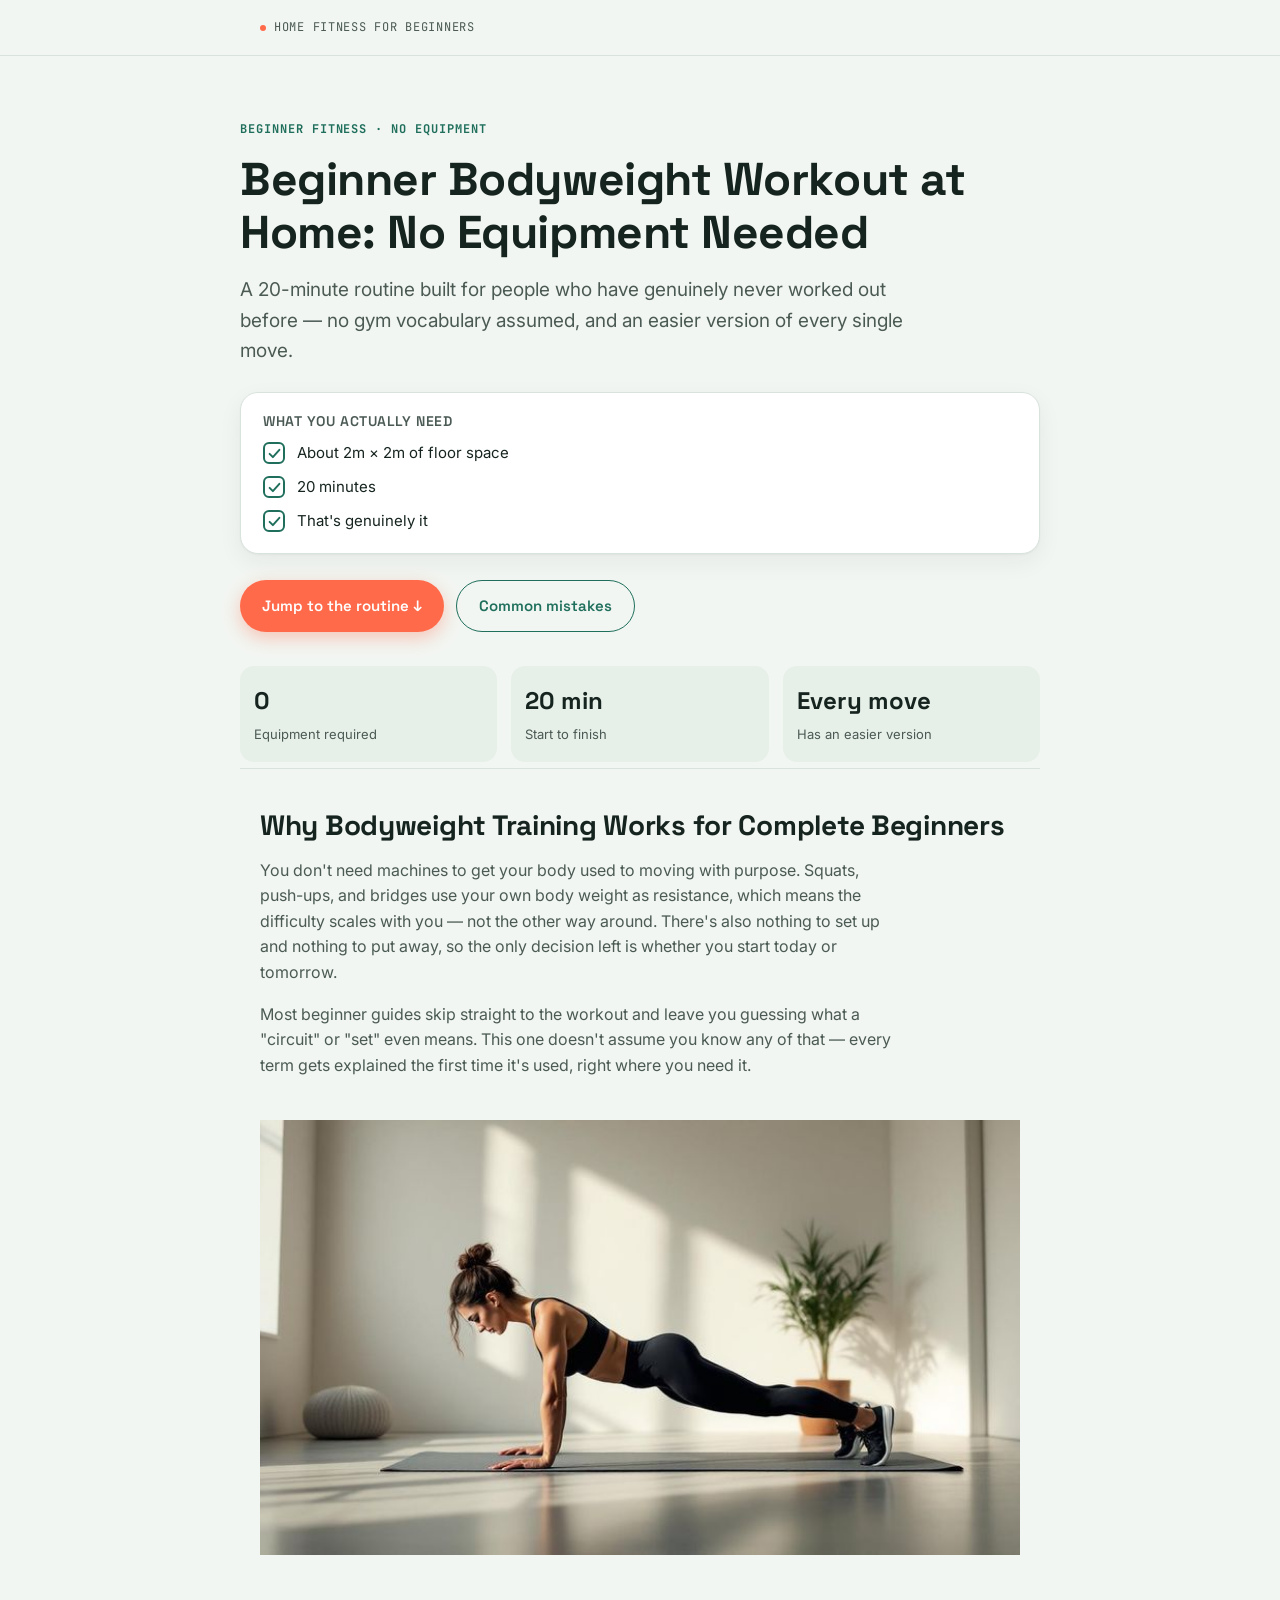
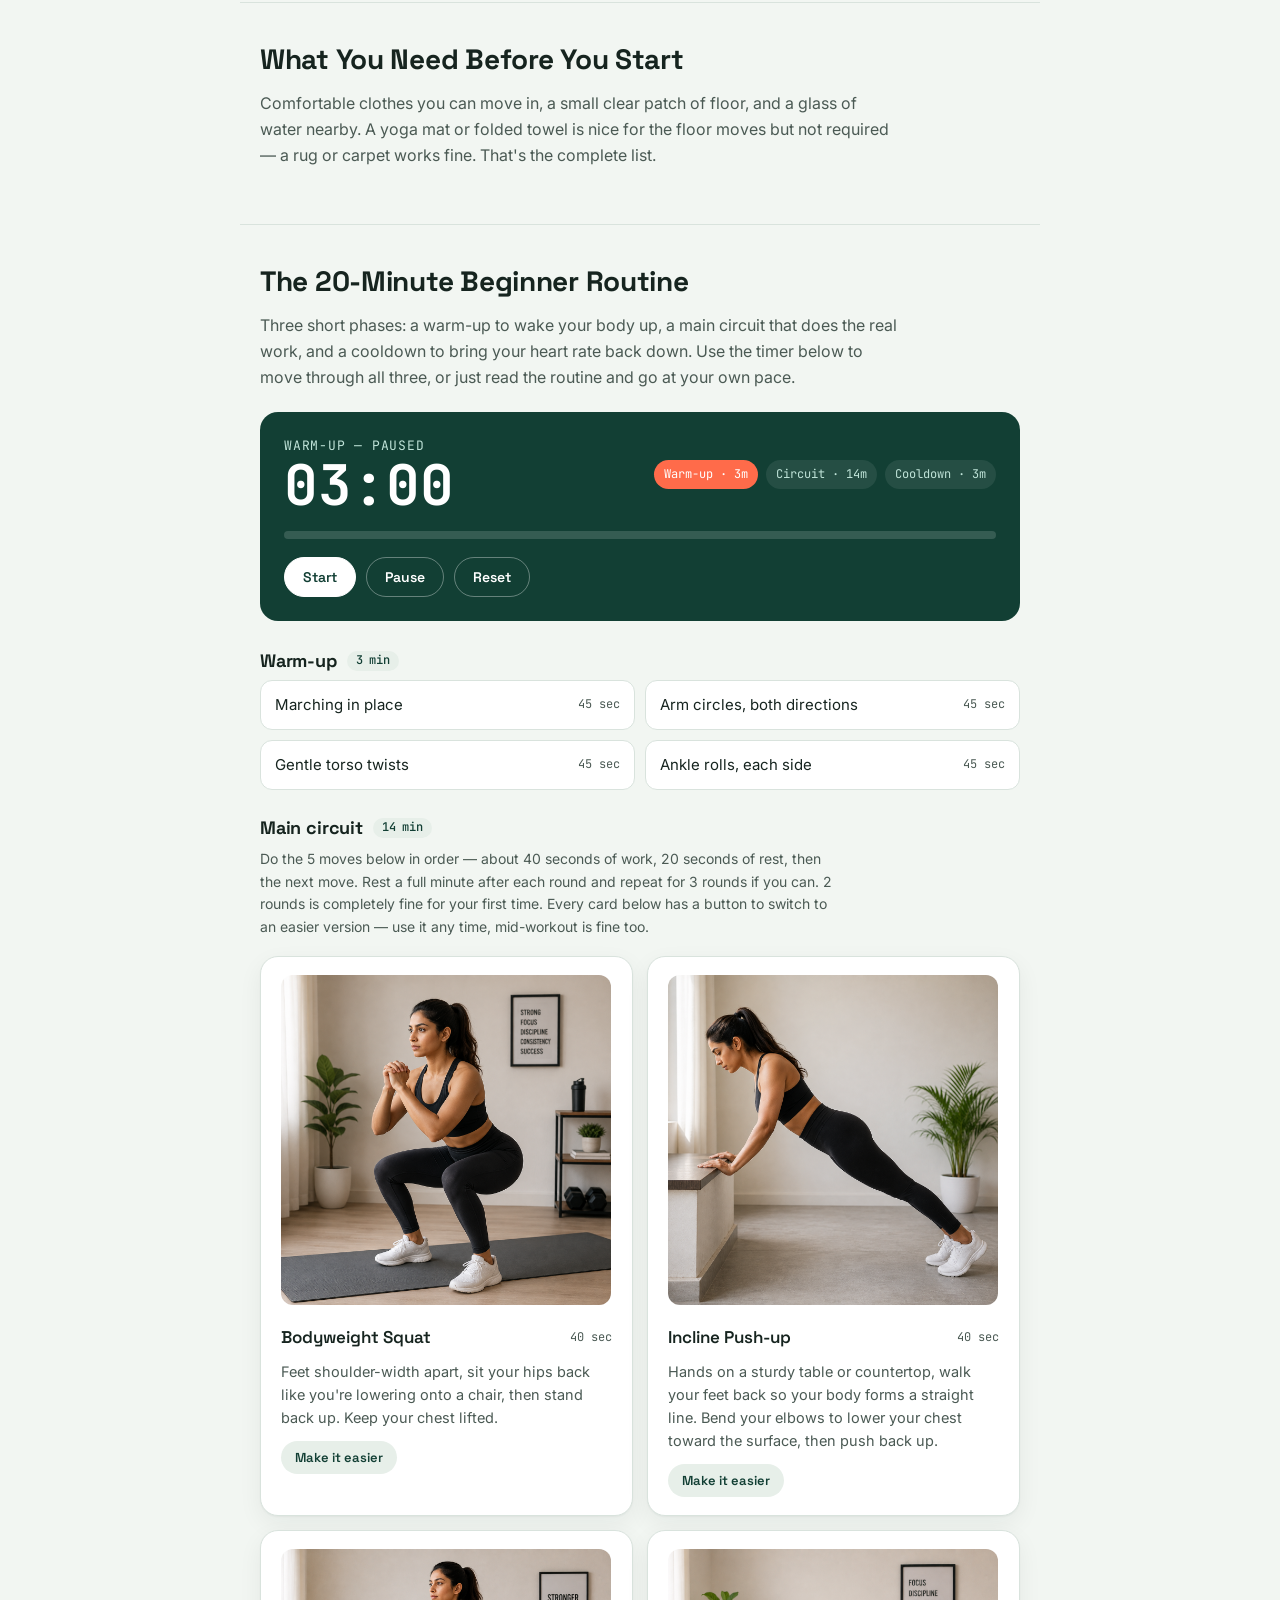
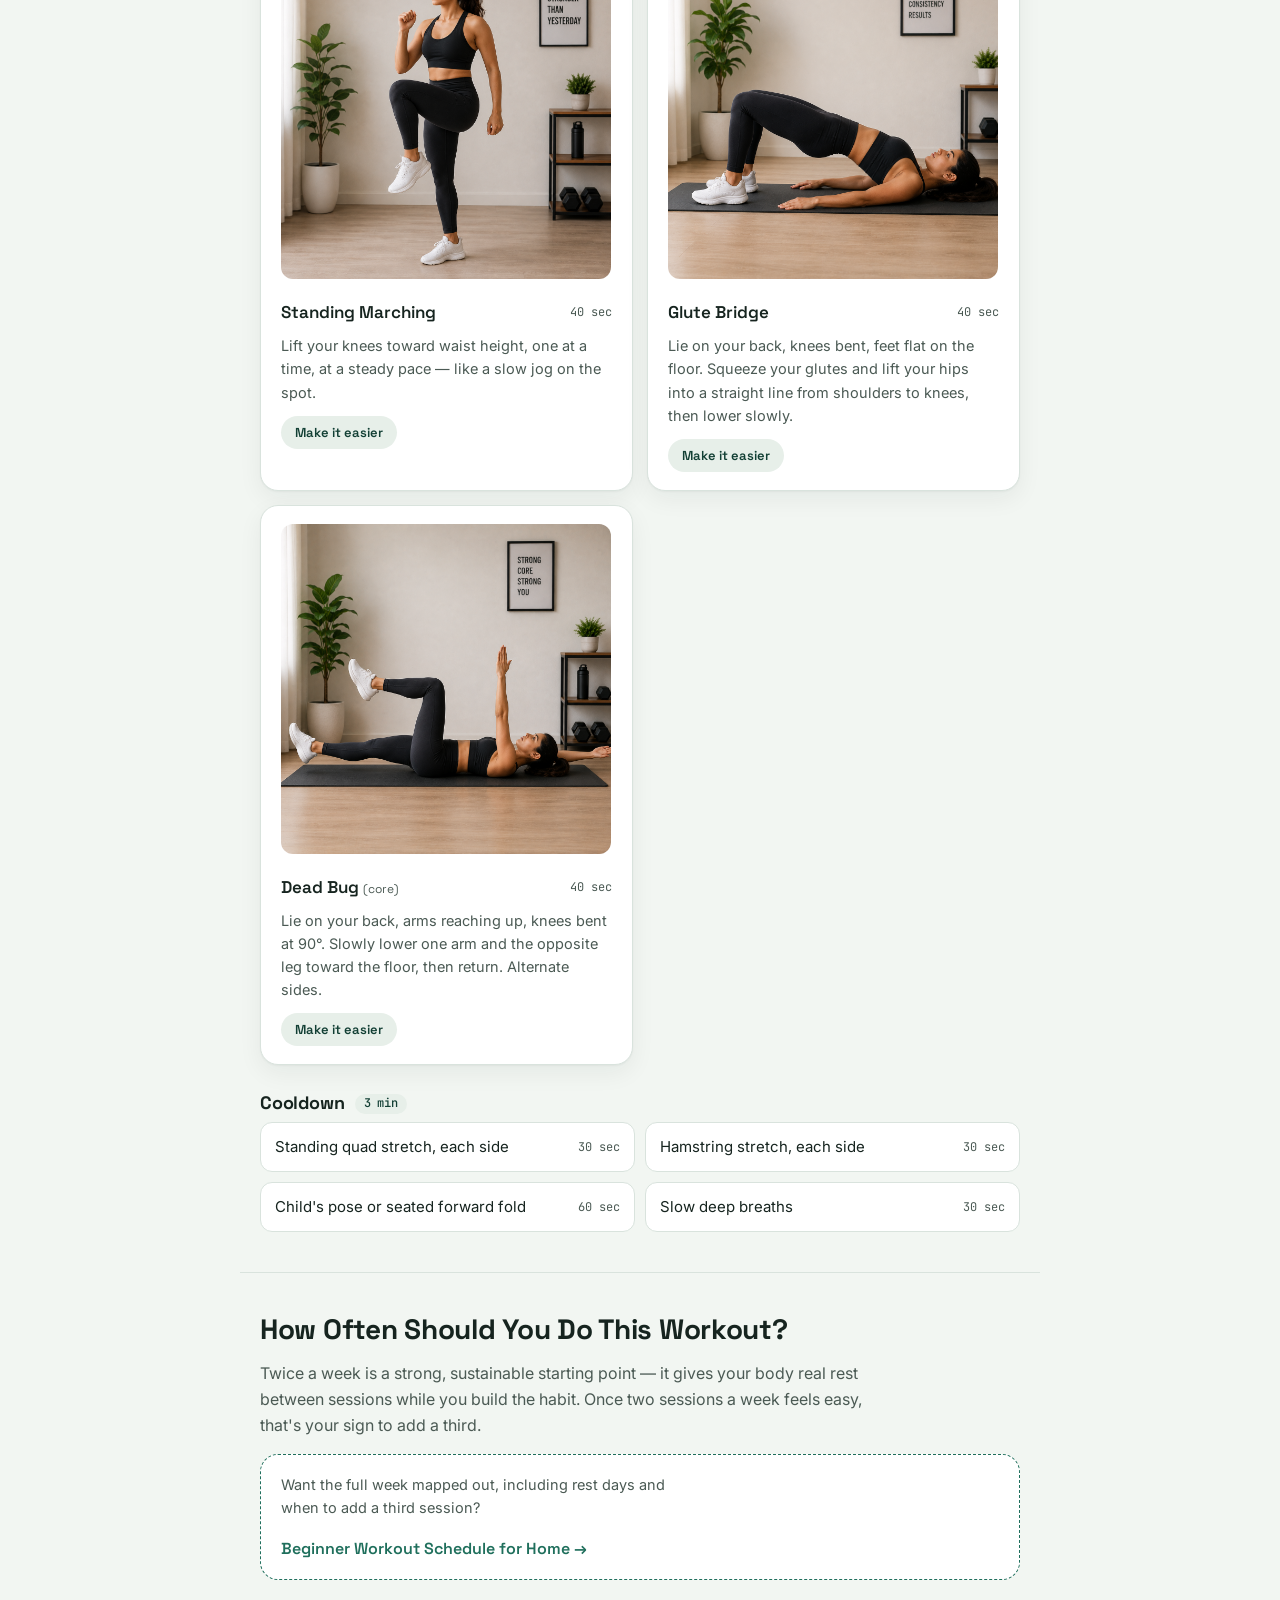
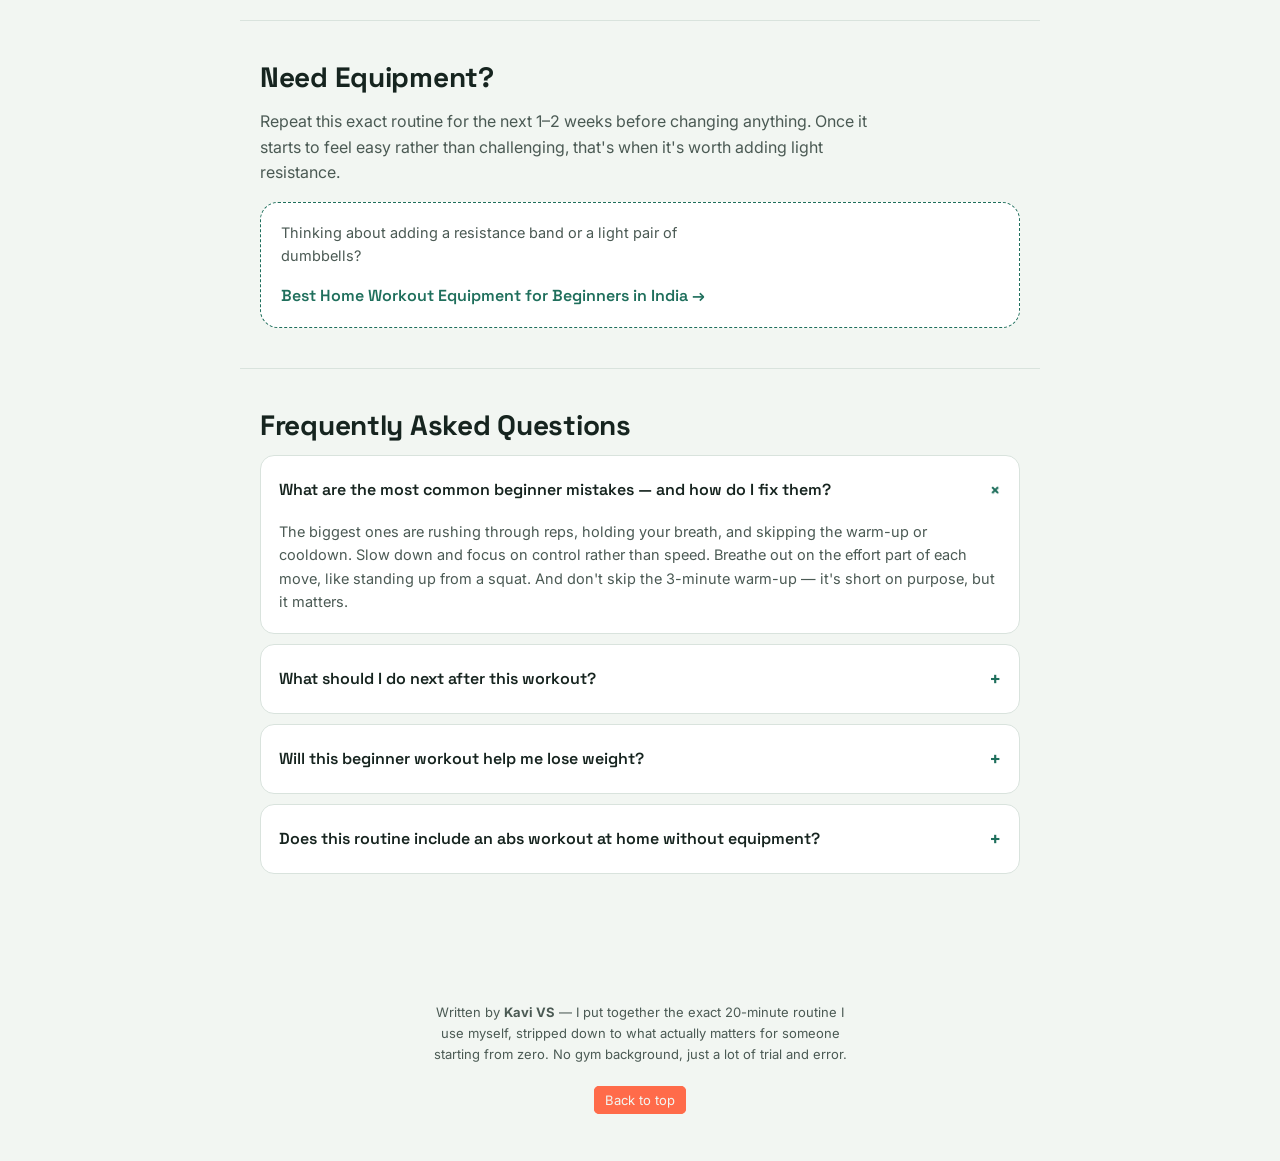
<file: beginner-bodyweight-workout-at-home.html>
<!DOCTYPE html>
<html lang="en">

<head>
  <meta charset="UTF-8">
  <meta name="viewport" content="width=device-width, initial-scale=1">
  <title>Beginner Bodyweight Workout at Home: No Equipment</title>
  <meta name="description"
    content="A simple bodyweight workout for complete beginners — no equipment, 20 minutes, with modifications for every exercise at home. Start today.">
  <link rel="canonical" href="https://beginner-bodyweight-workout-at-home.vercel.app/index.html">

  <meta property="og:type" content="article">
  <meta property="og:title" content="Beginner Bodyweight Workout at Home: No Equipment">
  <meta property="og:description"
    content="A simple bodyweight workout for complete beginners — no equipment, 20 minutes, with modifications for every exercise at home. Start today.">
  <meta property="og:url" content="https://beginner-bodyweight-workout-at-home.vercel.app/index.html">

  <link rel="preconnect" href="https://fonts.googleapis.com">
  <link rel="preconnect" href="https://fonts.gstatic.com" crossorigin>
  <link
    href="https://fonts.googleapis.com/css2?family=Space+Grotesk:wght@500;600;700&family=Inter:wght@400;500;600;700&family=JetBrains+Mono:wght@500;700&display=swap"
    rel="stylesheet">

  <script type="application/ld+json">
{
  "@context": "https://schema.org",
  "@type": "FAQPage",
  "mainEntity": [
    {
      "@type": "Question",
      "name": "What are the most common beginner mistakes — and how do I fix them?",
      "acceptedAnswer": {
        "@type": "Answer",
        "text": "The biggest ones are rushing through reps, holding your breath, and skipping the warm-up or cooldown. Slow down and focus on control rather than speed. Breathe out on the effort part of each move, like standing up from a squat. And don't skip the 3-minute warm-up — it's short on purpose, but it matters."
      }
    },
    {
      "@type": "Question",
      "name": "What should I do next after this workout?",
      "acceptedAnswer": {
        "@type": "Answer",
        "text": "Once this routine feels manageable, move on to a full weekly schedule so you know exactly which days to train. When you're ready to add light resistance, an equipment guide can help you choose what's actually worth buying first."
      }
    },
    {
      "@type": "Question",
      "name": "Will this beginner workout help me lose weight?",
      "acceptedAnswer": {
        "@type": "Answer",
        "text": "Bodyweight workouts like this one burn calories and, more importantly, build the habit of moving consistently — which matters more for weight loss than any single session. Pair it with a realistic eating pattern and enough sleep for the best results."
      }
    },
    {
      "@type": "Question",
      "name": "Does this routine include an abs workout at home without equipment?",
      "acceptedAnswer": {
        "@type": "Answer",
        "text": "Yes. The Dead Bug move in the main circuit targets your core directly, and moves like the Incline Push-up and Glute Bridge also engage your abs to keep your body stable."
      }
    }
  ]
}
</script>

  <style>
    :root {
      --bg: #F2F6F2;
      --surface: #FFFFFF;
      --surface-alt: #E7EFE9;
      --ink: #16241F;
      --ink-soft: #4B5A54;
      --coral: #FF6B4A;
      --coral-ink: #7A2B18;
      --teal: #1F6F5C;
      --teal-deep: #123F34;
      --gold: #F4A93B;
      --line: #D9E3DD;
      --radius: 18px;
      --max: 800px;
      --shadow: 0 1px 2px rgba(22, 36, 31, .04), 0 8px 24px rgba(22, 36, 31, .06);
    }

    * {
      box-sizing: border-box;
    }

    html {
      scroll-behavior: smooth;
    }

    @media (prefers-reduced-motion: reduce) {
      html {
        scroll-behavior: auto;
      }

      * {
        animation-duration: .001ms !important;
        animation-iteration-count: 1 !important;
        transition-duration: .001ms !important;
      }
    }

    body {
      margin: 0;
      background: var(--bg);
      color: var(--ink);
      font-family: 'Inter', system-ui, -apple-system, sans-serif;
      line-height: 1.6;
      font-size: 16px;
      -webkit-font-smoothing: antialiased;
    }

    h1,
    h2,
    h3,
    .display {
      font-family: 'Space Grotesk', system-ui, sans-serif;
      font-weight: 700;
      color: var(--ink);
      line-height: 1.15;
      letter-spacing: -0.01em;
    }

    a {
      color: var(--teal);
    }

    a:focus-visible,
    button:focus-visible,
    summary:focus-visible,
    .tgl:focus-visible {
      outline: 3px solid var(--coral);
      outline-offset: 2px;
      border-radius: 6px;
    }

    .wrap {
      max-width: var(--max);
      margin: 0 auto;
      padding: 0 20px;
    }

    /* ---------- Header ---------- */
    .site-header {
      padding: 18px 0;
      border-bottom: 1px solid var(--line);
    }

    .eyebrow-nav {
      display: flex;
      align-items: center;
      gap: 8px;
      font-family: 'JetBrains Mono', monospace;
      font-size: 12px;
      letter-spacing: .06em;
      text-transform: uppercase;
      color: var(--ink-soft);
    }

    .eyebrow-nav .dot {
      width: 6px;
      height: 6px;
      border-radius: 50%;
      background: var(--coral);
      flex: none;
    }

    /* ---------- Hero ---------- */
    .hero {
      padding: 44px 0 36px;
    }

    .hero .eyebrow {
      font-family: 'JetBrains Mono', monospace;
      font-size: 12px;
      letter-spacing: .08em;
      text-transform: uppercase;
      color: var(--teal);
      font-weight: 700;
      margin-bottom: 14px;
    }

    .hero h1 {
      font-size: clamp(30px, 6vw, 46px);
      margin: 0 0 16px;
    }

    .hero p.lede {
      font-size: clamp(16px, 2.6vw, 19px);
      color: var(--ink-soft);
      max-width: 56ch;
      margin: 0 0 26px;
    }

    .checklist {
      background: var(--surface);
      border: 1px solid var(--line);
      border-radius: var(--radius);
      padding: 20px 22px;
      box-shadow: var(--shadow);
      margin-bottom: 26px;
    }

    .checklist h2.mini {
      font-family: 'Space Grotesk';
      font-size: 14px;
      text-transform: uppercase;
      letter-spacing: .04em;
      color: var(--ink-soft);
      margin: 0 0 12px;
      font-weight: 600;
    }

    .checklist ul {
      list-style: none;
      margin: 0;
      padding: 0;
      display: grid;
      gap: 10px;
    }

    .checklist li {
      display: flex;
      align-items: center;
      gap: 12px;
      font-size: 15px;
      color: var(--ink);
      opacity: 0;
      transform: translateY(6px);
      animation: rise .5s ease forwards;
    }

    .checklist li:nth-child(1) {
      animation-delay: .1s;
    }

    .checklist li:nth-child(2) {
      animation-delay: .35s;
    }

    .checklist li:nth-child(3) {
      animation-delay: .6s;
    }

    @keyframes rise {
      to {
        opacity: 1;
        transform: translateY(0);
      }
    }

    .checklist .box {
      width: 22px;
      height: 22px;
      flex: none;
      border-radius: 6px;
      border: 2px solid var(--teal);
      position: relative;
      display: flex;
      align-items: center;
      justify-content: center;
    }

    .checklist .box svg {
      width: 13px;
      height: 13px;
      opacity: 0;
      transform: scale(.5);
      transition: .25s ease;
    }

    .checklist li {
      animation-fill-mode: forwards;
    }

    .checklist li .box svg {
      animation: pop .3s ease forwards;
      animation-delay: inherit;
    }

    @keyframes pop {
      to {
        opacity: 1;
        transform: scale(1);
      }
    }

    .checklist li:nth-child(1) .box svg {
      animation-delay: .5s;
    }

    .checklist li:nth-child(2) .box svg {
      animation-delay: .75s;
    }

    .checklist li:nth-child(3) .box svg {
      animation-delay: 1s;
    }

    .cta-row {
      display: flex;
      flex-wrap: wrap;
      gap: 12px;
    }

    .btn {
      display: inline-flex;
      align-items: center;
      gap: 8px;
      font-family: 'Space Grotesk';
      font-weight: 600;
      font-size: 15px;
      padding: 13px 22px;
      border-radius: 999px;
      text-decoration: none;
      cursor: pointer;
      border: none;
      transition: transform .15s ease, box-shadow .15s ease;
    }

    .btn:hover {
      transform: translateY(-1px);
    }

    .btn-primary {
      background: var(--coral);
      color: #fff;
      box-shadow: 0 6px 18px rgba(255, 107, 74, .35);
    }

    .btn-ghost {
      background: transparent;
      color: var(--teal);
      border: 1.5px solid var(--teal);
    }

    /* stat row */
    .stat-row {
      display: grid;
      grid-template-columns: repeat(3, 1fr);
      gap: 14px;
      margin: 34px 0 6px;
    }

    .stat {
      background: var(--surface-alt);
      border-radius: 14px;
      padding: 16px 14px;
    }

    .stat b {
      display: block;
      font-family: 'Space Grotesk';
      font-size: clamp(18px, 4vw, 24px);
    }

    .stat span {
      font-size: 13px;
      color: var(--ink-soft);
    }

    /* ---------- Sections ---------- */
    section {
      padding: 40px 0;
      border-top: 1px solid var(--line);
    }

    section h2 {
      font-size: clamp(22px, 4vw, 28px);
      margin: 0 0 14px;
    }

    section>.wrap>p {
      color: var(--ink-soft);
      max-width: 64ch;
    }

    /* ---------- Timer ---------- */
    .timer-card {
      background: var(--teal-deep);
      color: #fff;
      border-radius: var(--radius);
      padding: 24px;
      margin: 22px 0 30px;
      display: grid;
      gap: 18px;
    }

    .timer-top {
      display: flex;
      justify-content: space-between;
      align-items: baseline;
      gap: 12px;
      flex-wrap: wrap;
    }

    .timer-phase {
      font-family: 'JetBrains Mono';
      font-size: 13px;
      letter-spacing: .06em;
      text-transform: uppercase;
      color: #BFE3D8;
    }

    .timer-clock {
      font-family: 'JetBrains Mono';
      font-weight: 700;
      font-size: clamp(38px, 10vw, 56px);
      line-height: 1;
    }

    .timer-bar {
      height: 8px;
      border-radius: 99px;
      background: rgba(255, 255, 255, .15);
      overflow: hidden;
    }

    .timer-bar-fill {
      height: 100%;
      width: 0%;
      background: var(--coral);
      transition: width .3s linear;
    }

    .timer-phases {
      display: flex;
      gap: 8px;
      flex-wrap: wrap;
      font-family: 'JetBrains Mono';
      font-size: 12px;
    }

    .timer-phases span {
      padding: 5px 10px;
      border-radius: 99px;
      background: rgba(255, 255, 255, .08);
      color: #BFE3D8;
    }

    .timer-phases span.active {
      background: var(--coral);
      color: #fff;
    }

    .timer-controls {
      display: flex;
      gap: 10px;
    }

    .timer-controls button {
      font-family: 'Space Grotesk';
      font-weight: 600;
      font-size: 14px;
      padding: 10px 18px;
      border-radius: 99px;
      border: 1.5px solid rgba(255, 255, 255, .35);
      background: transparent;
      color: #fff;
      cursor: pointer;
    }

    .timer-controls button.primary {
      background: #fff;
      color: var(--teal-deep);
      border-color: #fff;
    }

    h3.subhead {
      font-size: 18px;
      margin: 28px 0 6px;
      display: flex;
      align-items: center;
      gap: 10px;
    }

    h3.subhead .tag {
      font-family: 'JetBrains Mono';
      font-size: 12px;
      font-weight: 500;
      background: var(--surface-alt);
      color: var(--teal-deep);
      padding: 3px 9px;
      border-radius: 99px;
    }

    ul.simple-list {
      margin: 8px 0 0;
      padding: 0;
      list-style: none;
      display: grid;
      gap: 10px;
    }

    ul.simple-list li {
      background: var(--surface);
      border: 1px solid var(--line);
      border-radius: 12px;
      padding: 12px 14px;
      font-size: 15px;
      display: flex;
      justify-content: space-between;
      gap: 10px;
      align-items: center;
    }

    ul.simple-list li .dur {
      font-family: 'JetBrains Mono';
      font-size: 12px;
      color: var(--ink-soft);
      flex: none;
    }

    /* ---------- Exercise cards (signature) ---------- */
    .circuit-note {
      font-size: 14px;
      color: var(--ink-soft);
      margin: 10px 0 18px;
    }

    .ex-grid {
      display: grid;
      gap: 14px;
    }

    .ex-card {
      background: var(--surface);
      border: 1px solid var(--line);
      border-radius: var(--radius);
      padding: 18px 20px;
      box-shadow: var(--shadow);
    }

    .ex-head {
      display: flex;
      justify-content: space-between;
      align-items: flex-start;
      gap: 12px;
      margin-bottom: 8px;
    }

    .ex-name {
      font-family: 'Space Grotesk';
      font-weight: 600;
      font-size: 17px;
    }

    .ex-dur {
      font-family: 'JetBrains Mono';
      font-size: 12px;
      color: var(--ink-soft);
      white-space: nowrap;
      margin-top: 4px;
    }

    .ex-desc {
      color: var(--ink-soft);
      font-size: 14.5px;
      margin: 0;
    }

    .ex-desc .easier-label {
      display: inline-block;
      font-family: 'JetBrains Mono';
      font-size: 11px;
      font-weight: 700;
      color: var(--coral-ink);
      background: #FFE7DF;
      padding: 2px 8px;
      border-radius: 99px;
      margin-right: 8px;
      text-transform: uppercase;
    }

    .tgl {
      margin-top: 12px;
      font-family: 'Space Grotesk';
      font-weight: 600;
      font-size: 13px;
      background: var(--surface-alt);
      color: var(--teal-deep);
      border: none;
      border-radius: 99px;
      padding: 8px 14px;
      cursor: pointer;
      display: inline-flex;
      align-items: center;
      gap: 6px;
    }

    .ex-card[data-state="easier"] {
      border-color: var(--gold);
      background: #FFFBF2;
    }

    .ex-card[data-state="easier"] .tgl {
      background: var(--gold);
      color: var(--coral-ink);
    }

    /* ---------- Link callout ---------- */
    .callout {
      background: var(--surface);
      border: 1px dashed var(--teal);
      border-radius: var(--radius);
      padding: 18px 20px;
      display: flex;
      justify-content: space-between;
      gap: 16px;
      align-items: center;
      flex-wrap: wrap;
      margin-top: 16px;
    }

    .callout p {
      margin: 0;
      font-size: 14.5px;
      color: var(--ink-soft);
      max-width: 46ch;
    }

    .callout a.arrow {
      font-family: 'Space Grotesk';
      font-weight: 600;
      text-decoration: none;
      white-space: nowrap;
    }

    /* ---------- FAQ ---------- */
    details {
      background: var(--surface);
      border: 1px solid var(--line);
      border-radius: 14px;
      padding: 4px 18px;
      margin-bottom: 10px;
    }

    summary {
      cursor: pointer;
      padding: 14px 0;
      font-family: 'Space Grotesk';
      font-weight: 600;
      font-size: 16px;
      list-style: none;
      display: flex;
      justify-content: space-between;
      gap: 12px;
      align-items: center;
    }

    summary::-webkit-details-marker {
      display: none;
    }

    summary .plus {
      font-size: 20px;
      color: var(--teal);
      transition: transform .2s ease;
      flex: none;
    }

    details[open] summary .plus {
      transform: rotate(45deg);
    }

    details p {
      color: var(--ink-soft);
      margin: 0 0 16px;
      font-size: 14.5px;
    }

    footer {
      padding: 30px 0 50px;
      text-align: center;
    }

    footer p {
      font-size: 13px;
      color: var(--ink-soft);
      max-width: 52ch;
      margin: 0 auto;
    }

    @media (min-width:720px) {
      .hero {
        padding: 64px 0 48px;
      }

      .cta-row {
        margin-top: 4px;
      }

      .ex-grid {
        grid-template-columns: 1fr 1fr;
      }

      .timer-top {
        align-items: center;
      }

      ul.simple-list {
        grid-template-columns: 1fr 1fr;
      }
    }
  </style>
</head>

<body>

  <header class="site-header">
    <div class="wrap eyebrow-nav">
      <span class="dot"></span> Home Fitness for Beginners
    </div>
  </header>

  <main>
    <!-- HERO -->
    <div class="hero wrap">
      <div class="eyebrow">Beginner Fitness · No Equipment</div>
      <h1>Beginner Bodyweight Workout at Home: No Equipment Needed</h1>
      <p class="lede">A 20-minute routine built for people who have genuinely never worked out before — no gym
        vocabulary assumed, and an easier version of every single move.</p>

      <div class="checklist">
        <h2 class="mini">What you actually need</h2>
        <ul>
          <li><span class="box"><svg viewBox="0 0 16 16" fill="none">
                <path d="M2 8.5L6 12.5L14 3.5" stroke="#1F6F5C" stroke-width="2.4" stroke-linecap="round"
                  stroke-linejoin="round" />
              </svg></span> About 2m × 2m of floor space</li>
          <li><span class="box"><svg viewBox="0 0 16 16" fill="none">
                <path d="M2 8.5L6 12.5L14 3.5" stroke="#1F6F5C" stroke-width="2.4" stroke-linecap="round"
                  stroke-linejoin="round" />
              </svg></span> 20 minutes</li>
          <li><span class="box"><svg viewBox="0 0 16 16" fill="none">
                <path d="M2 8.5L6 12.5L14 3.5" stroke="#1F6F5C" stroke-width="2.4" stroke-linecap="round"
                  stroke-linejoin="round" />
              </svg></span> That's genuinely it</li>
        </ul>
      </div>

      <div class="cta-row">
        <a href="#routine" class="btn btn-primary">Jump to the routine ↓</a>
        <a href="#faq" class="btn btn-ghost">Common mistakes</a>
      </div>

      <div class="stat-row">
        <div class="stat"><b>0</b><span>Equipment required</span></div>
        <div class="stat"><b>20 min</b><span>Start to finish</span></div>
        <div class="stat"><b>Every move</b><span>Has an easier version</span></div>
      </div>

      <!-- WHY IT WORKS -->
      <section id="why">
        <div class="wrap">
          <h2>Why Bodyweight Training Works for Complete Beginners</h2>
          <p>You don't need machines to get your body used to moving with purpose. Squats, push-ups, and bridges use
            your own body weight as resistance, which means the difficulty scales with you — not the other way around.
            There's also nothing to set up and nothing to put away, so the only decision left is whether you start today
            or tomorrow.</p>
          <p>Most beginner guides skip straight to the workout and leave you guessing what a "circuit" or "set" even
            means. This one doesn't assume you know any of that — every term gets explained the first time it's used,
            right where you need it.</p>
          <img src="images/Bodyweight Training for Complete Beginners.jpg"
            alt="a woman doing a bodyweight workout at home" style="width:100%; max-width:800px; margin-top:26px; ">
        </div>
      </section>

      <!-- WHAT YOU NEED -->
      <section id="need">
        <div class="wrap">
          <h2>What You Need Before You Start</h2>
          <p>Comfortable clothes you can move in, a small clear patch of floor, and a glass of water nearby. A yoga mat
            or folded towel is nice for the floor moves but not required — a rug or carpet works fine. That's the
            complete list.</p>
        </div>
      </section>

      <!-- ROUTINE -->
      <section id="routine">
        <div class="wrap">
          <h2>The 20-Minute Beginner Routine</h2>
          <p>Three short phases: a warm-up to wake your body up, a main circuit that does the real work, and a cooldown
            to bring your heart rate back down. Use the timer below to move through all three, or just read the routine
            and go at your own pace.</p>

          <div class="timer-card">
            <div class="timer-top">
              <div>
                <div class="timer-phase" id="phaseLabel">Ready when you are</div>
                <div class="timer-clock" id="clock">03:00</div>
              </div>
              <div class="timer-phases">
                <span id="tag-warmup" class="active">Warm-up · 3m</span>
                <span id="tag-circuit">Circuit · 14m</span>
                <span id="tag-cooldown">Cooldown · 3m</span>
              </div>
            </div>
            <div class="timer-bar">
              <div class="timer-bar-fill" id="timerFill"></div>
            </div>
            <div class="timer-controls">
              <button class="primary" id="timerStart">Start</button>
              <button id="timerPause">Pause</button>
              <button id="timerReset">Reset</button>
            </div>
          </div>

          <h3 class="subhead">Warm-up <span class="tag">3 min</span></h3>
          <ul class="simple-list">
            <li>Marching in place <span class="dur">45 sec</span></li>
            <li>Arm circles, both directions <span class="dur">45 sec</span></li>
            <li>Gentle torso twists <span class="dur">45 sec</span></li>
            <li>Ankle rolls, each side <span class="dur">45 sec</span></li>
          </ul>

          <h3 class="subhead">Main circuit <span class="tag">14 min</span></h3>
          <p class="circuit-note">Do the 5 moves below in order — about 40 seconds of work, 20 seconds of rest, then the
            next move. Rest a full minute after each round and repeat for 3 rounds if you can. 2 rounds is completely
            fine for your first time. Every card below has a button to switch to an easier version — use it any time,
            mid-workout is fine too.</p>

          <div class="ex-grid">
            <article class="ex-card" data-state="standard">
              <img src="images/squats.png" alt="a women doing bodyweight squat"
                style="width:100%; max-width:330px; margin-bottom:12px; border-radius:12px;">
              <div class="ex-head"><span class="ex-name">Bodyweight Squat</span><span class="ex-dur">40 sec</span></div>
              <p class="ex-desc"
                data-standard="Feet shoulder-width apart, sit your hips back like you're lowering onto a chair, then stand back up. Keep your chest lifted."
                data-easier="<span class='easier-label'>Easier</span> Chair-Assisted Squat — stand in front of a chair, lower until you lightly touch the seat, then stand back up. The chair is your safety net.">
                Feet shoulder-width apart, sit your hips back like you're lowering onto a chair, then stand back up.
                Keep your chest lifted.</p>
              <button class="tgl" type="button">Make it easier</button>
            </article>

            <article class="ex-card" data-state="standard">
              <img src="images/inclined push ups.png" alt="a women doing incline push up"
                style="width:100%; max-width:330px; margin-bottom:12px; border-radius:12px;">
              <div class="ex-head"><span class="ex-name">Incline Push-up</span><span class="ex-dur">40 sec</span></div>
              <p class="ex-desc"
                data-standard="Hands on a sturdy table or countertop, walk your feet back so your body forms a straight line. Bend your elbows to lower your chest toward the surface, then push back up."
                data-easier="<span class='easier-label'>Easier</span> Wall Push-up — same movement, hands on a wall instead of a table. The more upright you stand, the easier it is.">
                Hands on a sturdy table or countertop, walk your feet back so your body forms a straight line. Bend your
                elbows to lower your chest toward the surface, then push back up.</p>
              <button class="tgl" type="button">Make it easier</button>
            </article>

            <article class="ex-card" data-state="standard">
              <img src="images/Standing Marching.png" alt="a women doing standing marching"
                style="width:100%; max-width:330px; margin-bottom:12px; border-radius:12px;">
              <div class="ex-head"><span class="ex-name">Standing Marching</span><span class="ex-dur">40 sec</span>
              </div>
              <p class="ex-desc"
                data-standard="Lift your knees toward waist height, one at a time, at a steady pace — like a slow jog on the spot."
                data-easier="<span class='easier-label'>Easier</span> Slow March — lift your knees just a few inches, at your own pace. Hold a wall or counter for balance if you need it.">
                Lift your knees toward waist height, one at a time, at a steady pace — like a slow jog on the spot.</p>
              <button class="tgl" type="button">Make it easier</button>
            </article>

            <article class="ex-card" data-state="standard">
              <img src="images/glute bridge.png" alt="a women doing glute bridge"
                style="width:100%; max-width:330px; margin-bottom:12px; border-radius:12px;">
              <div class="ex-head"><span class="ex-name">Glute Bridge</span><span class="ex-dur">40 sec</span></div>
              <p class="ex-desc"
                data-standard="Lie on your back, knees bent, feet flat on the floor. Squeeze your glutes and lift your hips into a straight line from shoulders to knees, then lower slowly."
                data-easier="<span class='easier-label'>Easier</span> Small-Range Bridge — lift just a little way off the floor, focusing on the squeeze rather than the height.">
                Lie on your back, knees bent, feet flat on the floor. Squeeze your glutes and lift your hips into a
                straight line from shoulders to knees, then lower slowly.</p>
              <button class="tgl" type="button">Make it easier</button>
            </article>

            <article class="ex-card" data-state="standard">
              <img src="images/dead bug.png" alt="a women doing dead bug"
                style="width:100%; max-width:330px; margin-bottom:12px; border-radius:12px;">
              <div class="ex-head"><span class="ex-name">Dead Bug <span
                    style="font-weight:400;color:var(--ink-soft);font-size:12px;">(core)</span></span><span
                  class="ex-dur">40 sec</span></div>
              <p class="ex-desc"
                data-standard="Lie on your back, arms reaching up, knees bent at 90°. Slowly lower one arm and the opposite leg toward the floor, then return. Alternate sides."
                data-easier="<span class='easier-label'>Easier</span> Modified Dead Bug — keep both feet on the floor. Just lower one arm at a time overhead, then return.">
                Lie on your back, arms reaching up, knees bent at 90°. Slowly lower one arm and the opposite leg toward
                the floor, then return. Alternate sides.</p>
              <button class="tgl" type="button">Make it easier</button>
            </article>
          </div>

          <h3 class="subhead">Cooldown <span class="tag">3 min</span></h3>
          <ul class="simple-list">
            <li>Standing quad stretch, each side <span class="dur">30 sec</span></li>
            <li>Hamstring stretch, each side <span class="dur">30 sec</span></li>
            <li>Child's pose or seated forward fold <span class="dur">60 sec</span></li>
            <li>Slow deep breaths <span class="dur">30 sec</span></li>
          </ul>
        </div>
      </section>

      <!-- HOW OFTEN -->
      <section id="how-often">
        <div class="wrap">
          <h2>How Often Should You Do This Workout?</h2>
          <p>Twice a week is a strong, sustainable starting point — it gives your body real rest between sessions while
            you build the habit. Once two sessions a week feels easy, that's your sign to add a third.</p>
          <div class="callout">
            <p>Want the full week mapped out, including rest days and when to add a third session?</p>
            <a class="arrow" href="beginner-workout-schedule-for-home.html">Beginner Workout Schedule for Home →</a>
          </div>
        </div>
      </section>

      <!-- WHAT NEXT -->
      <section id="next">
        <div class="wrap">
          <h2>Need Equipment?</h2>
          <p>Repeat this exact routine for the next 1–2 weeks before changing anything. Once it starts to feel easy
            rather than challenging, that's when it's worth adding light resistance.</p>
          <div class="callout">
            <p>Thinking about adding a resistance band or a light pair of dumbbells?</p>
            <a class="arrow" href="best-home-workout-equipment-beginners-india.html">Best Home Workout Equipment for
              Beginners in India →</a>
          </div>
        </div>
      </section>

      <!-- FAQ -->
      <section id="faq">
        <div class="wrap">
          <h2>Frequently Asked Questions</h2>

          <details open>
            <summary>What are the most common beginner mistakes — and how do I fix them? <span class="plus">+</span>
            </summary>
            <p>The biggest ones are rushing through reps, holding your breath, and skipping the warm-up or cooldown.
              Slow down and focus on control rather than speed. Breathe out on the effort part of each move, like
              standing up from a squat. And don't skip the 3-minute warm-up — it's short on purpose, but it matters.</p>
          </details>

          <details>
            <summary>What should I do next after this workout? <span class="plus">+</span></summary>
            <p>Once this routine feels manageable, move on to a full weekly schedule so you know exactly which days to
              train. When you're ready to add light resistance, an equipment guide can help you choose what's actually
              worth buying first.</p>
          </details>

          <details>
            <summary>Will this beginner workout help me lose weight? <span class="plus">+</span></summary>
            <p>Bodyweight workouts like this one burn calories and, more importantly, build the habit of moving
              consistently — which matters more for weight loss than any single session. Pair it with a realistic eating
              pattern and enough sleep for the best results.</p>
          </details>

          <details>
            <summary>Does this routine include an abs workout at home without equipment? <span class="plus">+</span>
            </summary>
            <p>Yes. The Dead Bug move in the main circuit targets your core directly, and moves like the Incline Push-up
              and Glute Bridge also engage your abs to keep your body stable.</p>
          </details>
        </div>
      </section>
  </main>

  <footer>
    <div class="wrap">
    <p class="author-byline">
        Written by <strong>Kavi VS</strong> — I put together the exact 20-minute
        routine I use myself, stripped down to what actually matters for someone
        starting from zero. No gym background, just a lot of trial and error.
    </p>
      <br>
      <p><a href="#top"
          style="text-decoration: none; border: 1px solid var(--coral); border-radius: 5px; padding: 5px 10px; background-color: var(--coral); color: var(--bg);">Back
          to top</a></p>
    </div>
  </footer>

  <script>
    // Exercise modification toggles
    document.querySelectorAll('.ex-card').forEach(function (card) {
      var btn = card.querySelector('.tgl');
      var desc = card.querySelector('.ex-desc');
      btn.addEventListener('click', function () {
        var isEasier = card.getAttribute('data-state') === 'easier';
        if (isEasier) {
          card.setAttribute('data-state', 'standard');
          desc.textContent = desc.getAttribute('data-standard');
          btn.textContent = 'Make it easier';
          btn.setAttribute('aria-pressed', 'false');
        } else {
          card.setAttribute('data-state', 'easier');
          desc.innerHTML = desc.getAttribute('data-easier');
          btn.textContent = 'Back to standard';
          btn.setAttribute('aria-pressed', 'true');
        }
      });
    });

    // Routine timer: Warm-up (3m) -> Circuit (14m) -> Cooldown (3m)
    (function () {
      var phases = [
        { key: 'warmup', label: 'Warm-up', seconds: 3 * 60, tag: 'tag-warmup' },
        { key: 'circuit', label: 'Main circuit', seconds: 14 * 60, tag: 'tag-circuit' },
        { key: 'cooldown', label: 'Cooldown', seconds: 3 * 60, tag: 'tag-cooldown' }
      ];
      var phaseIndex = 0;
      var remaining = phases[0].seconds;
      var running = false;
      var intervalId = null;

      var clock = document.getElementById('clock');
      var phaseLabel = document.getElementById('phaseLabel');
      var fill = document.getElementById('timerFill');
      var startBtn = document.getElementById('timerStart');
      var pauseBtn = document.getElementById('timerPause');
      var resetBtn = document.getElementById('timerReset');

      function fmt(s) {
        var m = Math.floor(s / 60), sec = s % 60;
        return (m < 10 ? '0' : '') + m + ':' + (sec < 10 ? '0' : '') + sec;
      }

      function setActiveTag() {
        phases.forEach(function (p) { document.getElementById(p.tag).classList.remove('active'); });
        document.getElementById(phases[phaseIndex].tag).classList.add('active');
      }

      function render() {
        clock.textContent = fmt(remaining);
        var total = phases[phaseIndex].seconds;
        fill.style.width = (100 - (remaining / total) * 100) + '%';
        phaseLabel.textContent = running ? phases[phaseIndex].label + ' — go' : phases[phaseIndex].label + ' — paused';
      }

      function tick() {
        remaining--;
        if (remaining < 0) {
          if (phaseIndex < phases.length - 1) {
            phaseIndex++;
            remaining = phases[phaseIndex].seconds;
            setActiveTag();
          } else {
            clearInterval(intervalId);
            running = false;
            phaseLabel.textContent = 'Routine complete — nice work';
            clock.textContent = '00:00';
            fill.style.width = '100%';
            return;
          }
        }
        render();
      }

      startBtn.addEventListener('click', function () {
        if (running) return;
        running = true;
        render();
        intervalId = setInterval(tick, 1000);
      });
      pauseBtn.addEventListener('click', function () {
        running = false;
        clearInterval(intervalId);
        render();
      });
      resetBtn.addEventListener('click', function () {
        running = false;
        clearInterval(intervalId);
        phaseIndex = 0;
        remaining = phases[0].seconds;
        setActiveTag();
        fill.style.width = '0%';
        phaseLabel.textContent = 'Ready when you are';
        render();
      });

      render();
    })();
  </script>

</body>

</html>
</file>
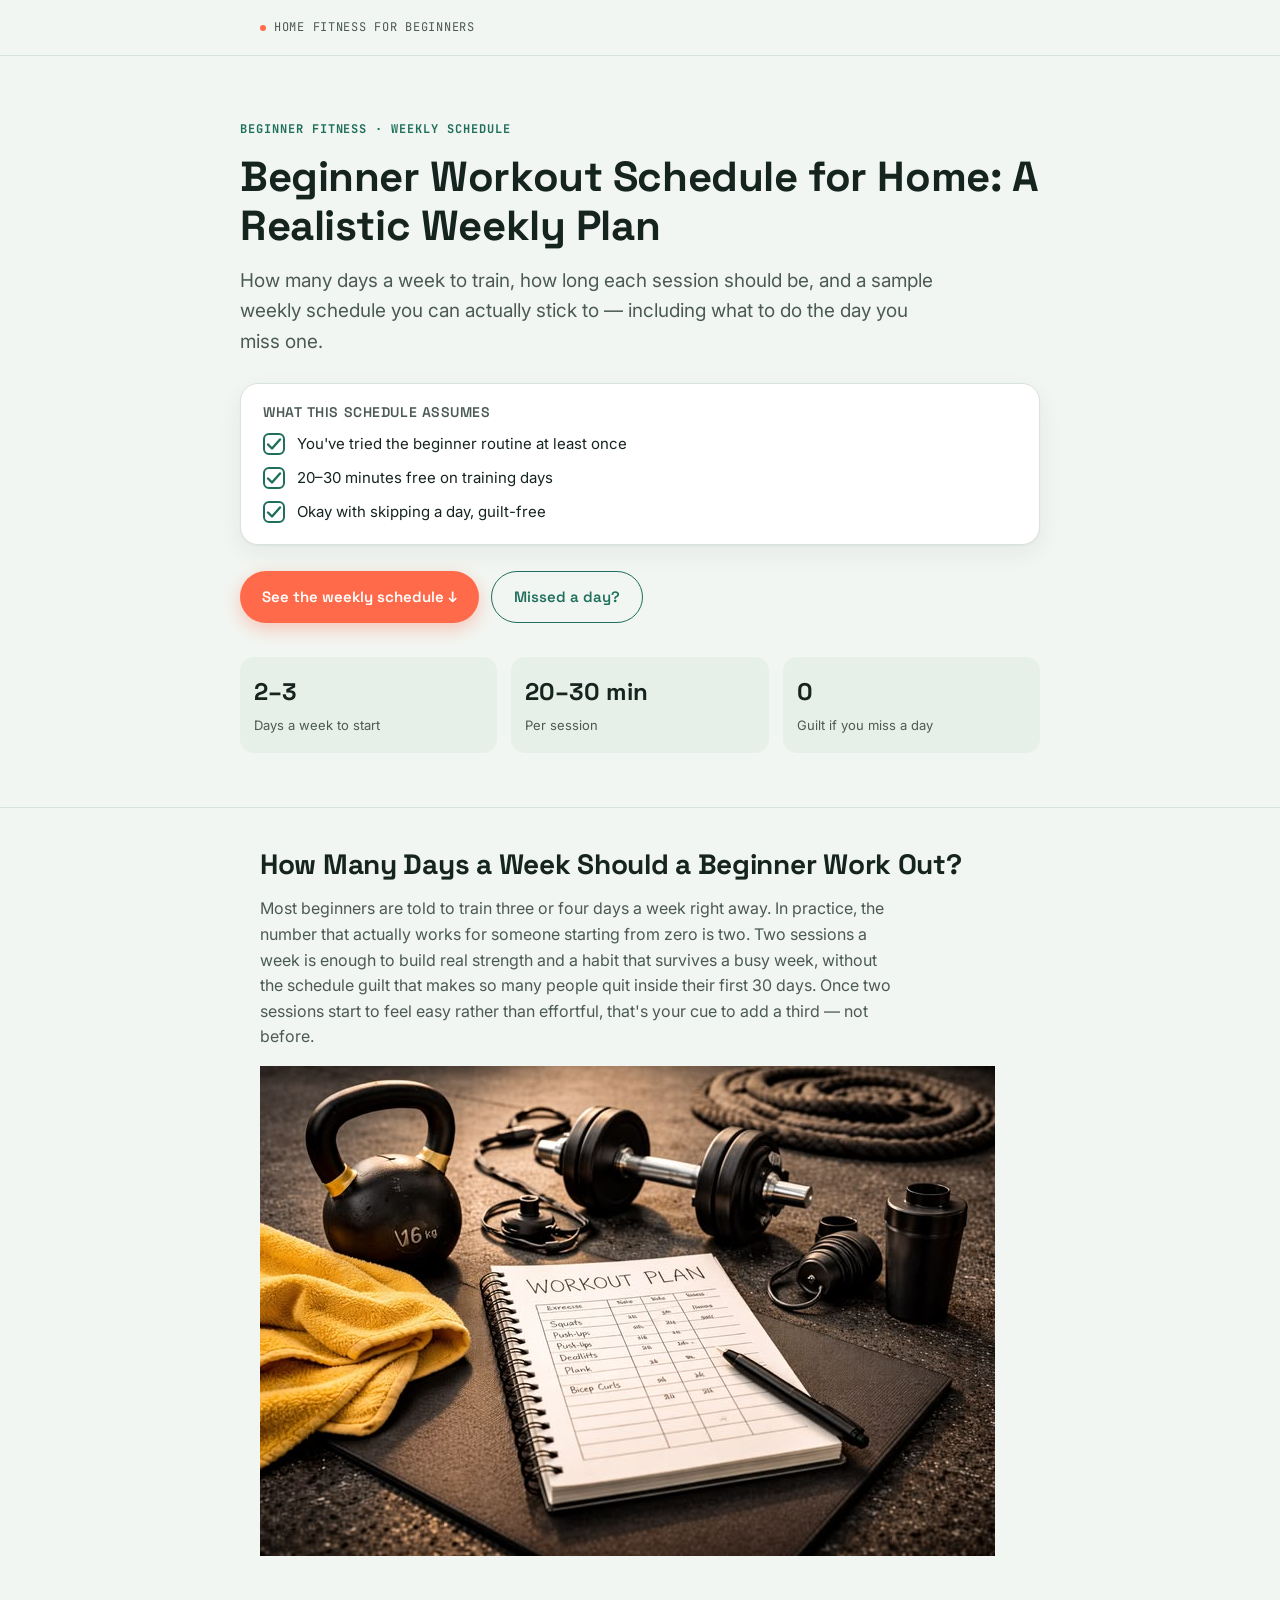
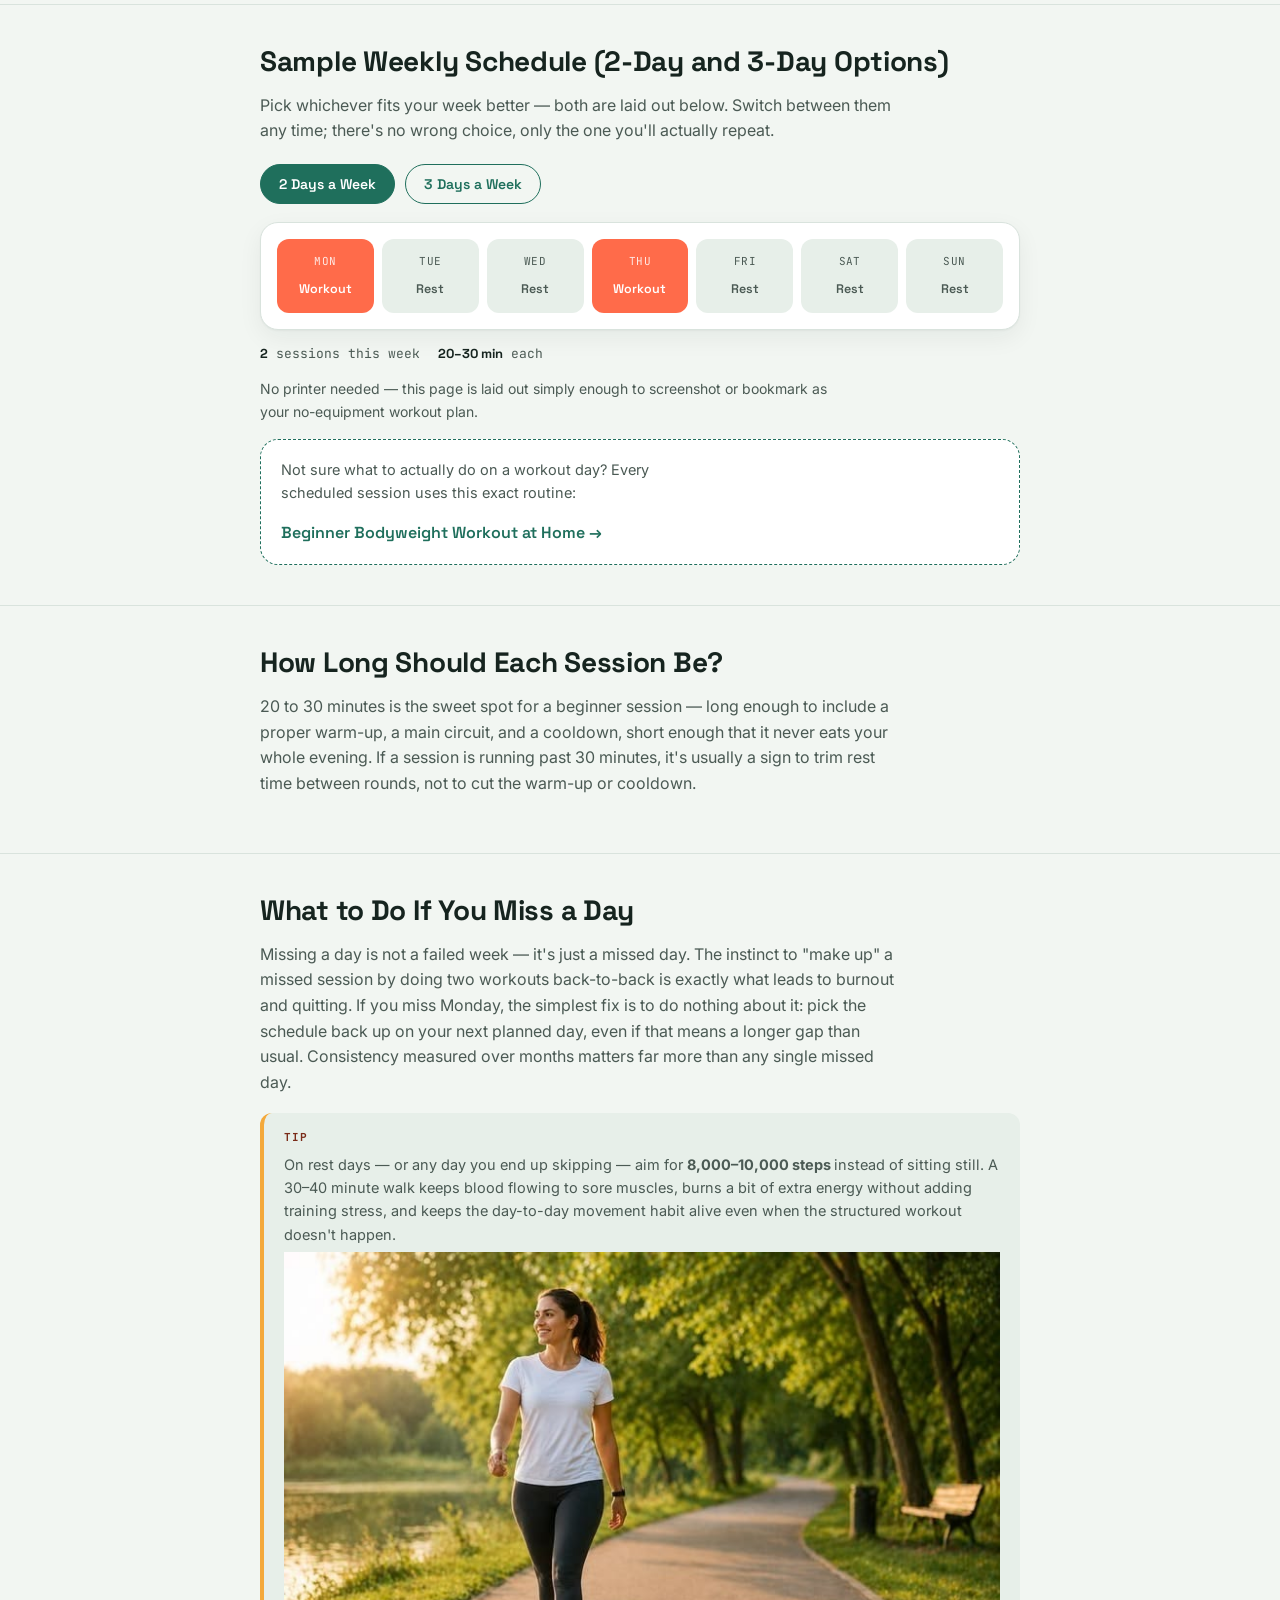
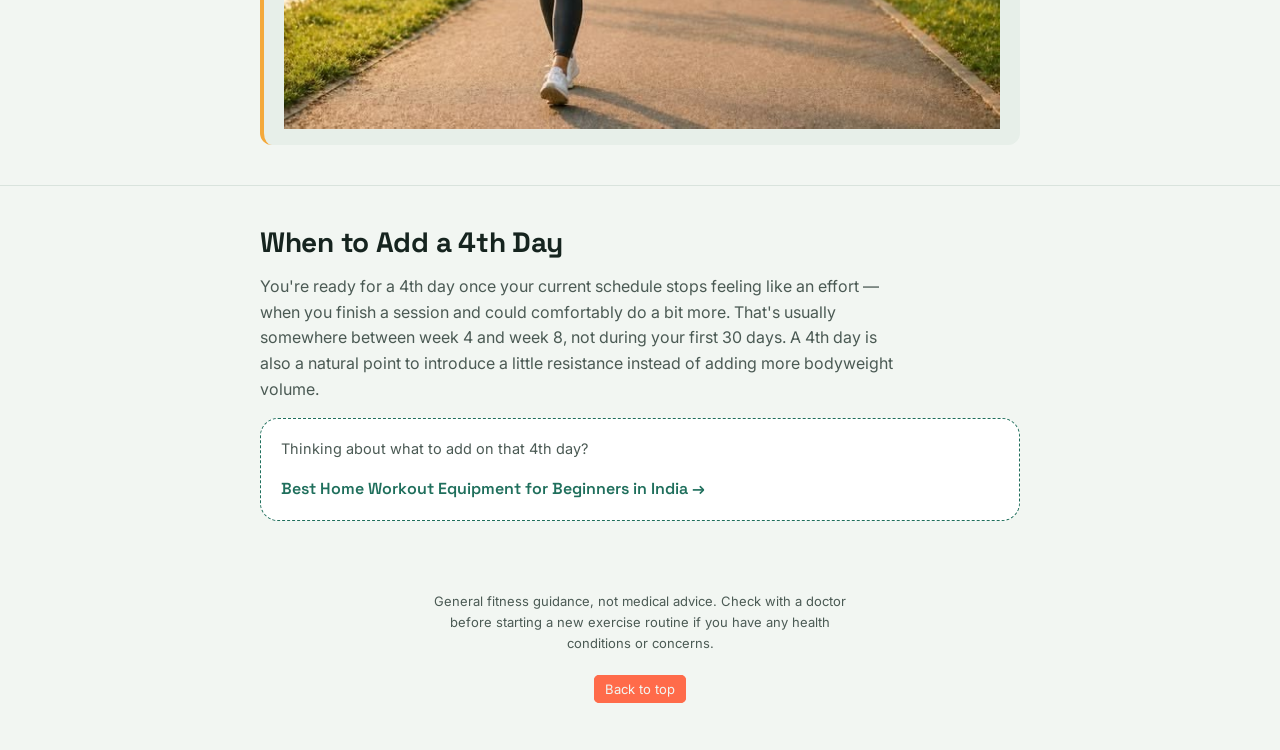
<file: beginner-workout-schedule-for-home.html>
<!DOCTYPE html>
<html lang="en">
<head>
<meta charset="UTF-8">
<meta name="viewport" content="width=device-width, initial-scale=1">
<title>Beginner Workout Schedule for Home: A Realistic Weekly Plan</title>
<meta name="description" content="How many days a week beginners should train, how long each session should be, and a sample weekly schedule you can actually stick to.">
<link rel="canonical" href="https://example.com/beginner-workout-schedule-for-home">

<meta property="og:type" content="article">
<meta property="og:title" content="Beginner Workout Schedule for Home: A Realistic Weekly Plan">
<meta property="og:description" content="How many days a week beginners should train, how long each session should be, and a sample weekly schedule you can actually stick to.">
<meta property="og:url" content="https://example.com/beginner-workout-schedule-for-home">

<link rel="preconnect" href="https://fonts.googleapis.com">
<link rel="preconnect" href="https://fonts.gstatic.com" crossorigin>
<link href="https://fonts.googleapis.com/css2?family=Space+Grotesk:wght@500;600;700&family=Inter:wght@400;500;600;700&family=JetBrains+Mono:wght@500;700&display=swap" rel="stylesheet">

<style>
  :root{
    --bg:#F2F6F2;
    --surface:#FFFFFF;
    --surface-alt:#E7EFE9;
    --ink:#16241F;
    --ink-soft:#4B5A54;
    --coral:#FF6B4A;
    --coral-ink:#7A2B18;
    --teal:#1F6F5C;
    --teal-deep:#123F34;
    --gold:#F4A93B;
    --line:#D9E3DD;
    --radius:18px;
    --max:800px;
    --shadow: 0 1px 2px rgba(22,36,31,.04), 0 8px 24px rgba(22,36,31,.06);
  }

  *{box-sizing:border-box;}
  html{scroll-behavior:smooth;}
  @media (prefers-reduced-motion: reduce){
    html{scroll-behavior:auto;}
    *{animation-duration:.001ms !important; animation-iteration-count:1 !important; transition-duration:.001ms !important;}
  }

  body{
    margin:0;
    background:var(--bg);
    color:var(--ink);
    font-family:'Inter',system-ui,-apple-system,sans-serif;
    line-height:1.6;
    font-size:16px;
    -webkit-font-smoothing:antialiased;
  }

  h1,h2,h3,.display{
    font-family:'Space Grotesk',system-ui,sans-serif;
    font-weight:700;
    color:var(--ink);
    line-height:1.15;
    letter-spacing:-0.01em;
  }

  a{color:var(--teal);}
  a:focus-visible, button:focus-visible, summary:focus-visible{
    outline:3px solid var(--coral);
    outline-offset:2px;
    border-radius:6px;
  }

  .wrap{max-width:var(--max); margin:0 auto; padding:0 20px;}

  /* ---------- Header ---------- */
  .site-header{padding:18px 0; border-bottom:1px solid var(--line);}
  .eyebrow-nav{
    display:flex; align-items:center; gap:8px;
    font-family:'JetBrains Mono',monospace;
    font-size:12px; letter-spacing:.06em; text-transform:uppercase;
    color:var(--ink-soft);
  }
  .eyebrow-nav .dot{width:6px;height:6px;border-radius:50%;background:var(--coral);flex:none;}

  /* ---------- Hero ---------- */
  .hero{padding:44px 0 36px;}
  .hero .eyebrow{
    font-family:'JetBrains Mono',monospace;
    font-size:12px; letter-spacing:.08em; text-transform:uppercase;
    color:var(--teal); font-weight:700; margin-bottom:14px;
  }
  .hero h1{font-size:clamp(28px, 5.4vw, 42px); margin:0 0 16px;}
  .hero p.lede{font-size:clamp(16px, 2.6vw, 19px); color:var(--ink-soft); max-width:58ch; margin:0 0 26px;}

  .checklist{
    background:var(--surface); border:1px solid var(--line); border-radius:var(--radius);
    padding:20px 22px; box-shadow:var(--shadow); margin-bottom:26px;
  }
  .checklist h2.mini{
    font-family:'Space Grotesk'; font-size:14px; text-transform:uppercase; letter-spacing:.04em;
    color:var(--ink-soft); margin:0 0 12px; font-weight:600;
  }
  .checklist ul{list-style:none; margin:0; padding:0; display:grid; gap:10px;}
  .checklist li{
    display:flex; align-items:center; gap:12px; font-size:15px; color:var(--ink);
    opacity:0; transform:translateY(6px); animation:rise .5s ease forwards;
  }
  .checklist li:nth-child(1){animation-delay:.1s;}
  .checklist li:nth-child(2){animation-delay:.35s;}
  .checklist li:nth-child(3){animation-delay:.6s;}
  @keyframes rise{to{opacity:1; transform:translateY(0);}}
  .checklist .box{
    width:22px; height:22px; flex:none; border-radius:6px; border:2px solid var(--teal);
    display:flex; align-items:center; justify-content:center;
  }
  .checklist .box svg{opacity:0; transform:scale(.5); animation:pop .3s ease forwards;}
  @keyframes pop{to{opacity:1; transform:scale(1);}}
  .checklist li:nth-child(1) .box svg{animation-delay:.5s;}
  .checklist li:nth-child(2) .box svg{animation-delay:.75s;}
  .checklist li:nth-child(3) .box svg{animation-delay:1s;}

  .cta-row{display:flex; flex-wrap:wrap; gap:12px;}
  .btn{
    display:inline-flex; align-items:center; gap:8px;
    font-family:'Space Grotesk'; font-weight:600; font-size:15px;
    padding:13px 22px; border-radius:999px; text-decoration:none; cursor:pointer; border:none;
    transition:transform .15s ease, box-shadow .15s ease;
  }
  .btn:hover{transform:translateY(-1px);}
  .btn-primary{background:var(--coral); color:#fff; box-shadow:0 6px 18px rgba(255,107,74,.35);}
  .btn-ghost{background:transparent; color:var(--teal); border:1.5px solid var(--teal);}

  .stat-row{display:grid; grid-template-columns:repeat(3,1fr); gap:14px; margin:34px 0 6px;}
  .stat{background:var(--surface-alt); border-radius:14px; padding:16px 14px;}
  .stat b{display:block; font-family:'Space Grotesk'; font-size:clamp(18px,4vw,24px);}
  .stat span{font-size:13px; color:var(--ink-soft);}

  /* ---------- Sections ---------- */
  section{padding:40px 0; border-top:1px solid var(--line);}
  section h2{font-size:clamp(22px,4vw,28px); margin:0 0 14px;}
  section > .wrap > p{color:var(--ink-soft); max-width:64ch;}

  /* ---------- Plan toggle + week grid (signature) ---------- */
  .plan-toggle{display:flex; gap:10px; margin:20px 0 18px; flex-wrap:wrap;}
  .plan-btn{
    font-family:'Space Grotesk'; font-weight:600; font-size:14px;
    padding:10px 18px; border-radius:99px; border:1.5px solid var(--teal);
    background:transparent; color:var(--teal); cursor:pointer;
  }
  .plan-btn.active{background:var(--teal); color:#fff;}

  .week-grid{
    display:grid; grid-template-columns:repeat(7,1fr); gap:8px;
    background:var(--surface); border:1px solid var(--line); border-radius:var(--radius);
    padding:16px; box-shadow:var(--shadow);
  }
  .day-cell{
    text-align:center; padding:14px 4px; border-radius:12px; background:var(--surface-alt);
    transition:background .2s ease, color .2s ease;
  }
  .day-cell .day-name{
    display:block; font-family:'JetBrains Mono'; font-size:11px; text-transform:uppercase;
    letter-spacing:.04em; color:var(--ink-soft); margin-bottom:8px;
  }
  .day-cell .day-status{display:block; font-family:'Space Grotesk'; font-weight:600; font-size:12.5px; color:var(--ink-soft);}
  .day-cell.is-workout{background:var(--coral);}
  .day-cell.is-workout .day-name{color:rgba(255,255,255,.85);}
  .day-cell.is-workout .day-status{color:#fff;}

  .plan-summary{
    display:flex; gap:18px; flex-wrap:wrap; margin-top:14px;
    font-family:'JetBrains Mono'; font-size:13px; color:var(--ink-soft);
  }
  .plan-summary b{color:var(--ink); font-family:'Space Grotesk';}

  .note-line{font-size:14px; color:var(--ink-soft); margin-top:14px;}

  /* ---------- Tip box ---------- */
  .tip-box{
    background:var(--surface-alt); border-left:4px solid var(--gold); border-radius:12px;
    padding:16px 20px; margin-top:18px; display:flex; flex-direction:column; gap:6px;
  }
  .tip-box .tip-label{
    font-family:'JetBrains Mono'; font-size:11px; font-weight:700; letter-spacing:.08em;
    text-transform:uppercase; color:var(--coral-ink); width:fit-content;
  }
  .tip-box p{margin:0; font-size:14.5px; color:var(--ink-soft);}

  /* ---------- Link callout ---------- */
  .callout{
    background:var(--surface); border:1px dashed var(--teal); border-radius:var(--radius);
    padding:18px 20px; display:flex; justify-content:space-between; gap:16px; align-items:center;
    flex-wrap:wrap; margin-top:16px;
  }
  .callout p{margin:0; font-size:14.5px; color:var(--ink-soft); max-width:46ch;}
  .callout a.arrow{font-family:'Space Grotesk'; font-weight:600; text-decoration:none; white-space:nowrap;}

  footer{padding:30px 0 50px; text-align:center;}
  footer p{font-size:13px; color:var(--ink-soft); max-width:52ch; margin:0 auto;}

  @media (min-width:720px){
    .hero{padding:64px 0 48px;}
  }
  @media (max-width:560px){
    .week-grid{grid-template-columns:repeat(7,1fr); gap:5px; padding:10px;}
    .day-cell{padding:10px 2px;}
    .day-cell .day-name{font-size:9.5px; margin-bottom:5px;}
    .day-cell .day-status{font-size:10px;}
  }
</style>
</head>
<body>

<header class="site-header">
  <div class="wrap eyebrow-nav">
    <span class="dot"></span> Home Fitness for Beginners
  </div>
</header>

<main>
  <!-- HERO -->
  <div class="hero wrap">
    <div class="eyebrow">Beginner Fitness · Weekly Schedule</div>
    <h1>Beginner Workout Schedule for Home: A Realistic Weekly Plan</h1>
    <p class="lede">How many days a week to train, how long each session should be, and a sample weekly schedule you can actually stick to — including what to do the day you miss one.</p>

    <div class="checklist">
      <h2 class="mini">What this schedule assumes</h2>
      <ul>
        <li><span class="box"><svg width="16" height="16" viewBox="0 0 16 16" fill="none"><path d="M2 8.5L6 12.5L14 3.5" stroke="#1F6F5C" stroke-width="2.4" stroke-linecap="round" stroke-linejoin="round"/></svg></span> You've tried the beginner routine at least once</li>
        <li><span class="box"><svg width="16" height="16" viewBox="0 0 16 16" fill="none"><path d="M2 8.5L6 12.5L14 3.5" stroke="#1F6F5C" stroke-width="2.4" stroke-linecap="round" stroke-linejoin="round"/></svg></span> 20–30 minutes free on training days</li>
        <li><span class="box"><svg width="16" height="16" viewBox="0 0 16 16" fill="none"><path d="M2 8.5L6 12.5L14 3.5" stroke="#1F6F5C" stroke-width="2.4" stroke-linecap="round" stroke-linejoin="round"/></svg></span> Okay with skipping a day, guilt-free</li>
      </ul>
    </div>

    <div class="cta-row">
      <a href="#schedule" class="btn btn-primary">See the weekly schedule ↓</a>
      <a href="#missed-day" class="btn btn-ghost">Missed a day?</a>
    </div>

    <div class="stat-row">
      <div class="stat"><b>2–3</b><span>Days a week to start</span></div>
      <div class="stat"><b>20–30 min</b><span>Per session</span></div>
      <div class="stat"><b>0</b><span>Guilt if you miss a day</span></div>
    </div>
  </div>

  <!-- HOW MANY DAYS -->
  <section id="how-many">
    <div class="wrap">
      <h2>How Many Days a Week Should a Beginner Work Out?</h2>
      <p>Most beginners are told to train three or four days a week right away. In practice, the number that actually works for someone starting from zero is two. Two sessions a week is enough to build real strength and a habit that survives a busy week, without the schedule guilt that makes so many people quit inside their first 30 days. Once two sessions start to feel easy rather than effortful, that's your cue to add a third — not before.</p>
   <img src="images/workout schedule.jpg" alt="Workout Schedule for Beginners">
    </div>
  </section>

  <!-- SCHEDULE -->
  <section id="schedule">
    <div class="wrap">
      <h2>Sample Weekly Schedule (2-Day and 3-Day Options)</h2>
      <p>Pick whichever fits your week better — both are laid out below. Switch between them any time; there's no wrong choice, only the one you'll actually repeat.</p>

      <div class="plan-toggle">
        <button class="plan-btn active" data-plan="2" type="button">2 Days a Week</button>
        <button class="plan-btn" data-plan="3" type="button">3 Days a Week</button>
      </div>

      <div class="week-grid" id="weekGrid">
        <div class="day-cell" data-two="workout" data-three="workout"><span class="day-name">Mon</span><span class="day-status">—</span></div>
        <div class="day-cell" data-two="rest" data-three="rest"><span class="day-name">Tue</span><span class="day-status">—</span></div>
        <div class="day-cell" data-two="rest" data-three="workout"><span class="day-name">Wed</span><span class="day-status">—</span></div>
        <div class="day-cell" data-two="workout" data-three="rest"><span class="day-name">Thu</span><span class="day-status">—</span></div>
        <div class="day-cell" data-two="rest" data-three="workout"><span class="day-name">Fri</span><span class="day-status">—</span></div>
        <div class="day-cell" data-two="rest" data-three="rest"><span class="day-name">Sat</span><span class="day-status">—</span></div>
        <div class="day-cell" data-two="rest" data-three="rest"><span class="day-name">Sun</span><span class="day-status">—</span></div>
      </div>

      <div class="plan-summary">
        <span><b id="summaryCount">2</b> sessions this week</span>
        <span><b>20–30 min</b> each</span>
      </div>

      <p class="note-line">No printer needed — this page is laid out simply enough to screenshot or bookmark as your no-equipment workout plan.</p>

      <div class="callout">
        <p>Not sure what to actually do on a workout day? Every scheduled session uses this exact routine:</p>
        <a class="arrow" href="beginner-bodyweight-workout-at-home.html">Beginner Bodyweight Workout at Home →</a>
      </div>
    </div>
  </section>

  <!-- SESSION LENGTH -->
  <section id="length">
    <div class="wrap">
      <h2>How Long Should Each Session Be?</h2>
      <p>20 to 30 minutes is the sweet spot for a beginner session — long enough to include a proper warm-up, a main circuit, and a cooldown, short enough that it never eats your whole evening. If a session is running past 30 minutes, it's usually a sign to trim rest time between rounds, not to cut the warm-up or cooldown.</p>
    </div>
  </section>

  <!-- MISSED DAY -->
  <section id="missed-day">
    <div class="wrap">
      <h2>What to Do If You Miss a Day</h2>
      <p>Missing a day is not a failed week — it's just a missed day. The instinct to "make up" a missed session by doing two workouts back-to-back is exactly what leads to burnout and quitting. If you miss Monday, the simplest fix is to do nothing about it: pick the schedule back up on your next planned day, even if that means a longer gap than usual. Consistency measured over months matters far more than any single missed day.</p>

      <div class="tip-box">
        <span class="tip-label">Tip</span>
        <p>On rest days — or any day you end up skipping — aim for <b>8,000–10,000 steps </b>instead of sitting still. A 30–40 minute walk keeps blood flowing to sore muscles, burns a bit of extra energy without adding training stress, and keeps the day-to-day movement habit alive even when the structured workout doesn't happen.</p>
     <img src="images/walking on rest days.jpg" alt="a women walking on Rest Days">
      </div>
    </div>
  </section>

  <!-- 4TH DAY -->
  <section id="fourth-day">
    <div class="wrap">
      <h2>When to Add a 4th Day</h2>
      <p>You're ready for a 4th day once your current schedule stops feeling like an effort — when you finish a session and could comfortably do a bit more. That's usually somewhere between week 4 and week 8, not during your first 30 days. A 4th day is also a natural point to introduce a little resistance instead of adding more bodyweight volume.</p>
      <div class="callout">
        <p>Thinking about what to add on that 4th day?</p>
        <a class="arrow" href="best-home-workout-equipment-beginners-india.html">Best Home Workout Equipment for Beginners in India →</a>
      </div>
    </div>
  </section>
</main>

<footer>
  <div class="wrap">
    <p>General fitness guidance, not medical advice. Check with a doctor before starting a new exercise routine if you have any health conditions or concerns.</p>
  <br>
  <p><a href="#top"
      style="text-decoration: none; border: 1px solid var(--coral); border-radius: 5px; padding: 5px 10px; background-color: var(--coral); color: var(--bg);">Back
      to top</a></p>
  </div>
</footer>

<script>
  (function(){
    var buttons = document.querySelectorAll('.plan-btn');
    var cells = document.querySelectorAll('.day-cell');
    var summaryCount = document.getElementById('summaryCount');

    function applyPlan(plan){
      var count = 0;
      cells.forEach(function(cell){
        var status = plan === '2' ? cell.getAttribute('data-two') : cell.getAttribute('data-three');
        var label = cell.querySelector('.day-status');
        var isWorkout = status === 'workout';
        cell.classList.toggle('is-workout', isWorkout);
        label.textContent = isWorkout ? 'Workout' : 'Rest';
        if(isWorkout) count++;
      });
      summaryCount.textContent = count;
    }

    buttons.forEach(function(btn){
      btn.addEventListener('click', function(){
        buttons.forEach(function(b){ b.classList.remove('active'); });
        btn.classList.add('active');
        applyPlan(btn.getAttribute('data-plan'));
      });
    });

    applyPlan('2');
  })();
</script>

</body>
</html>
</file>
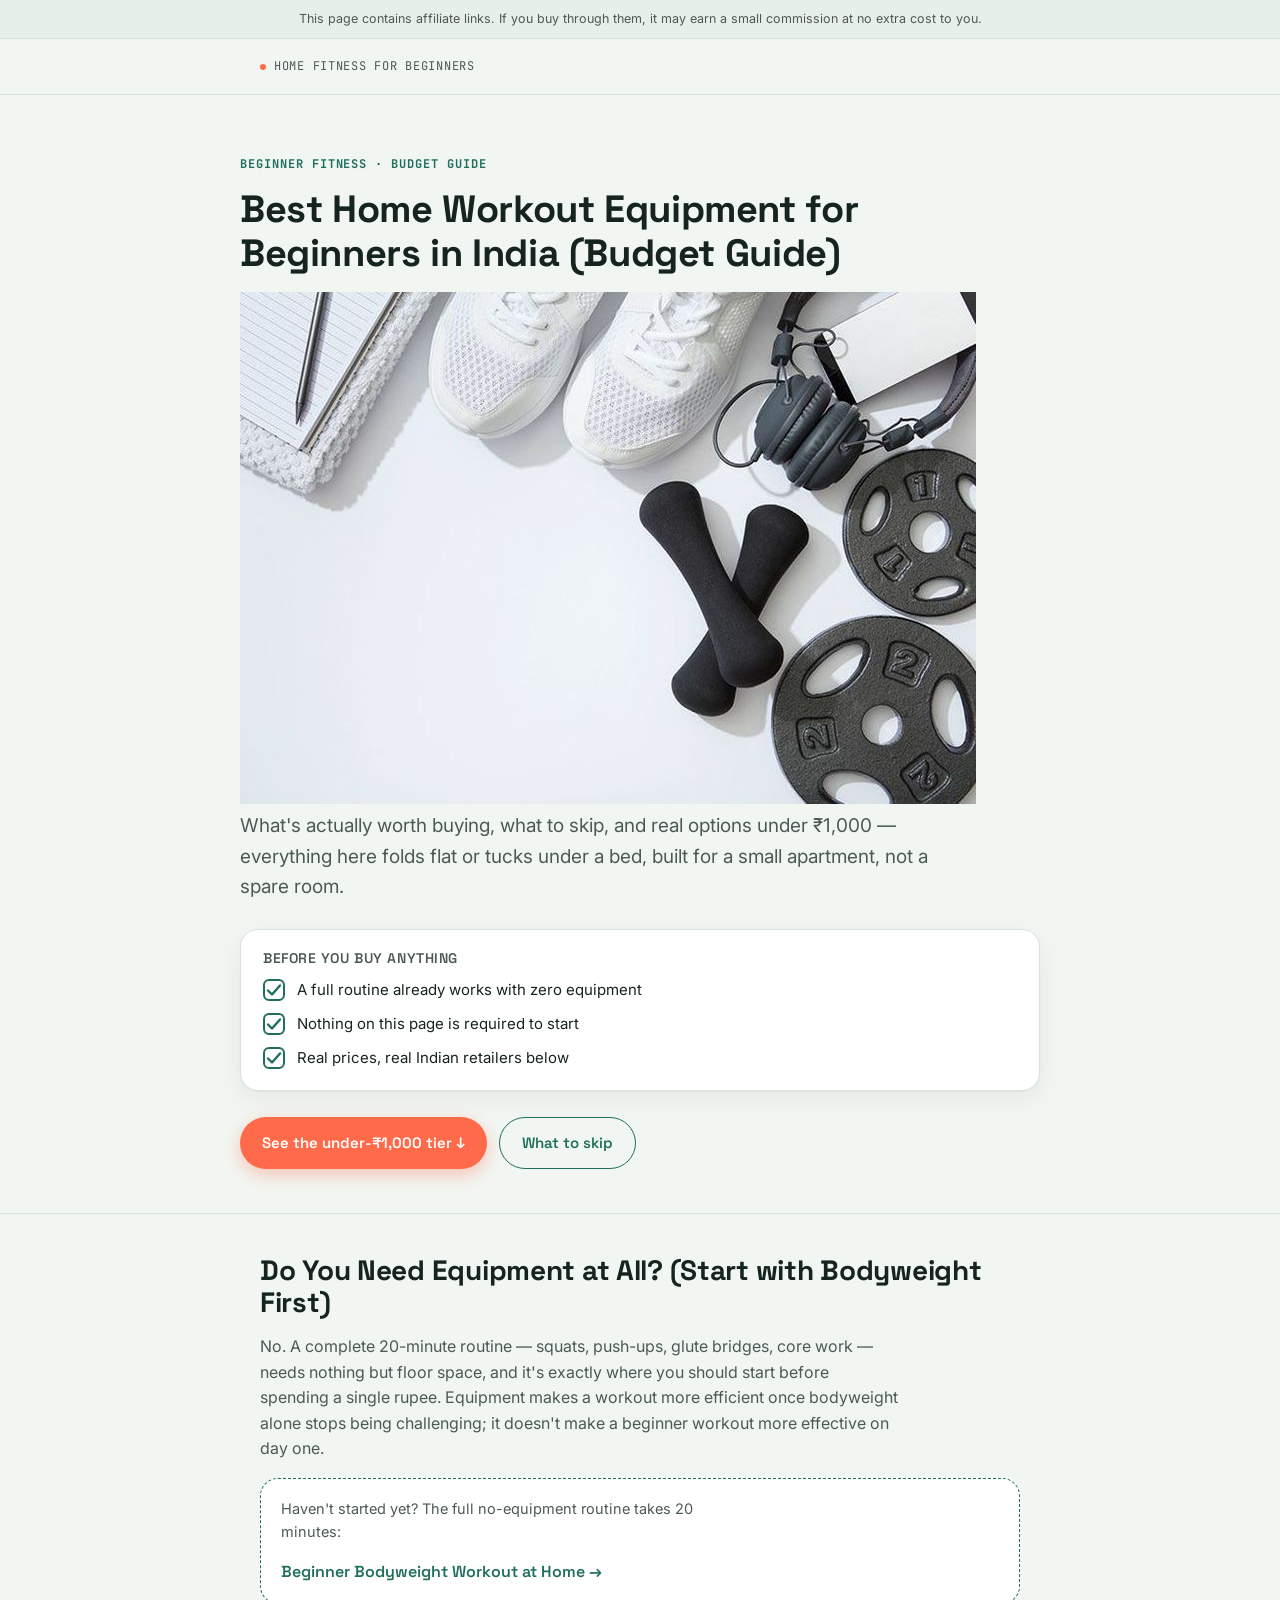
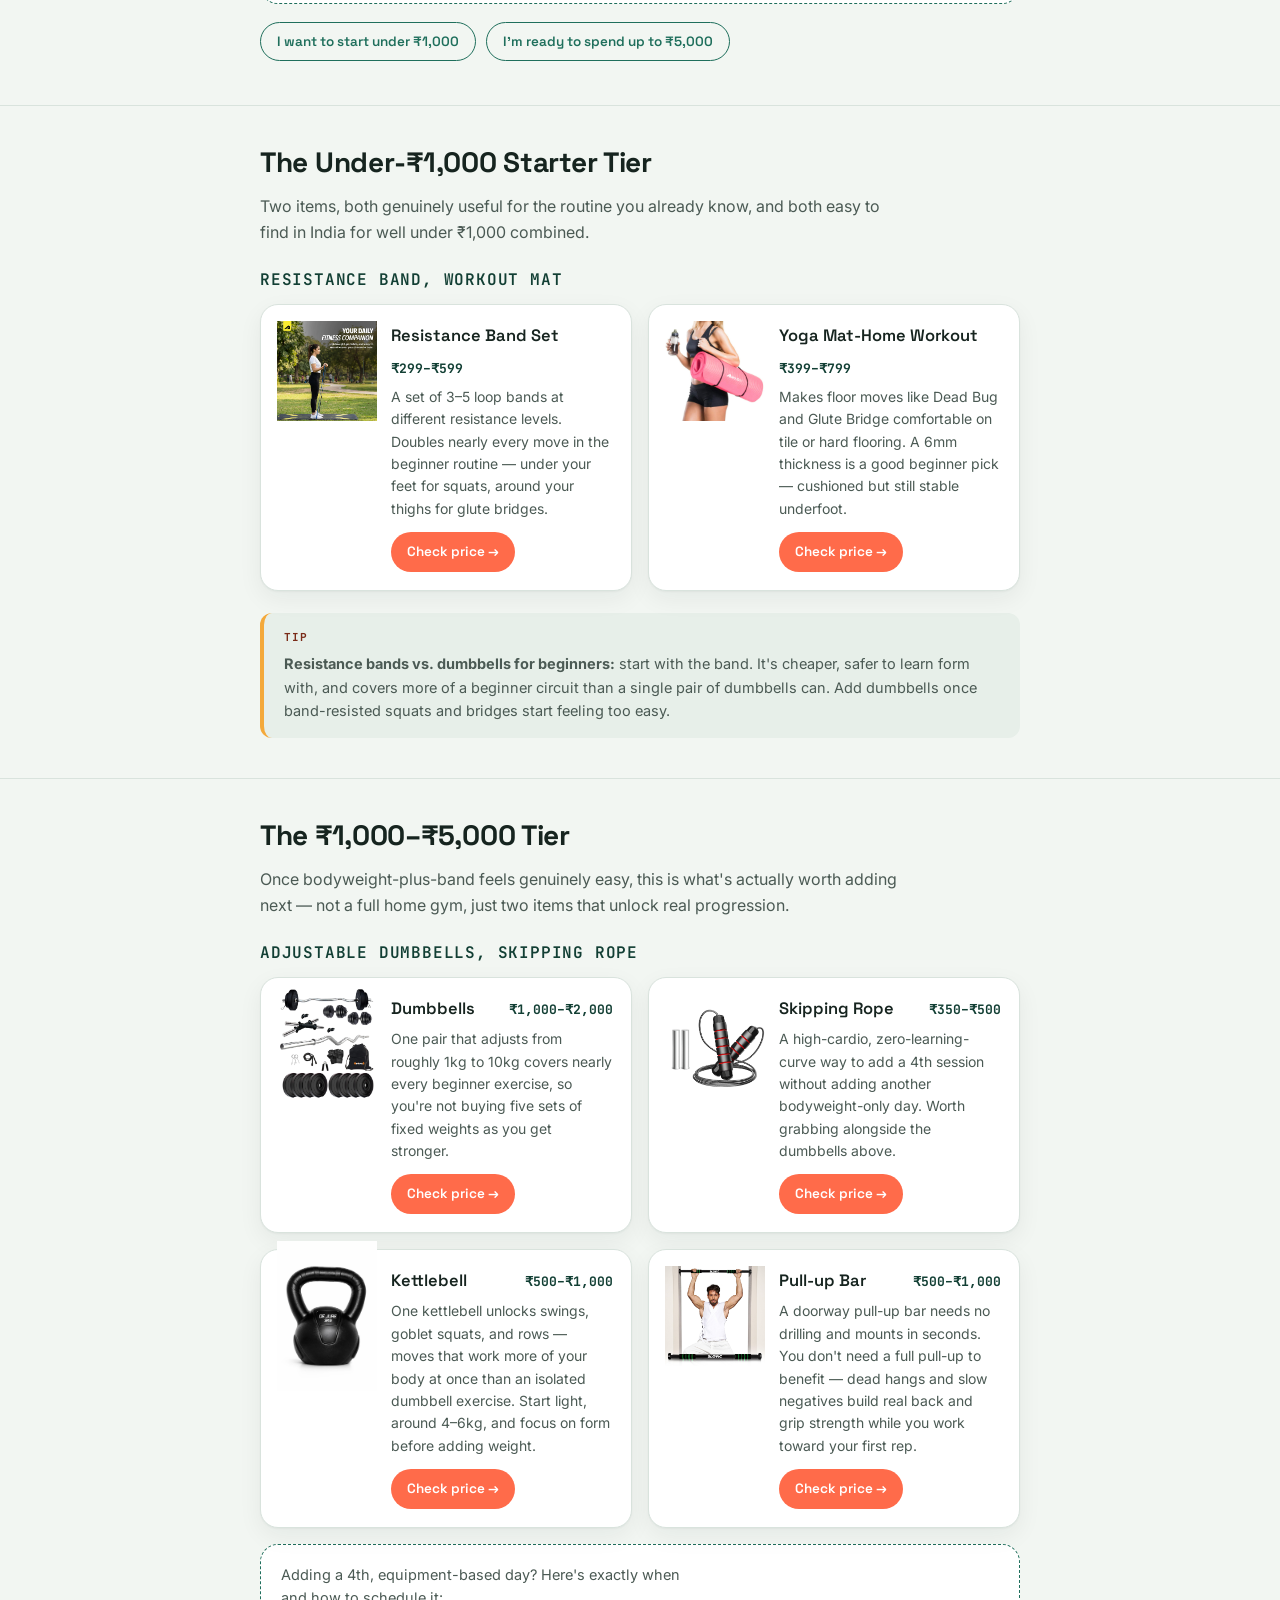
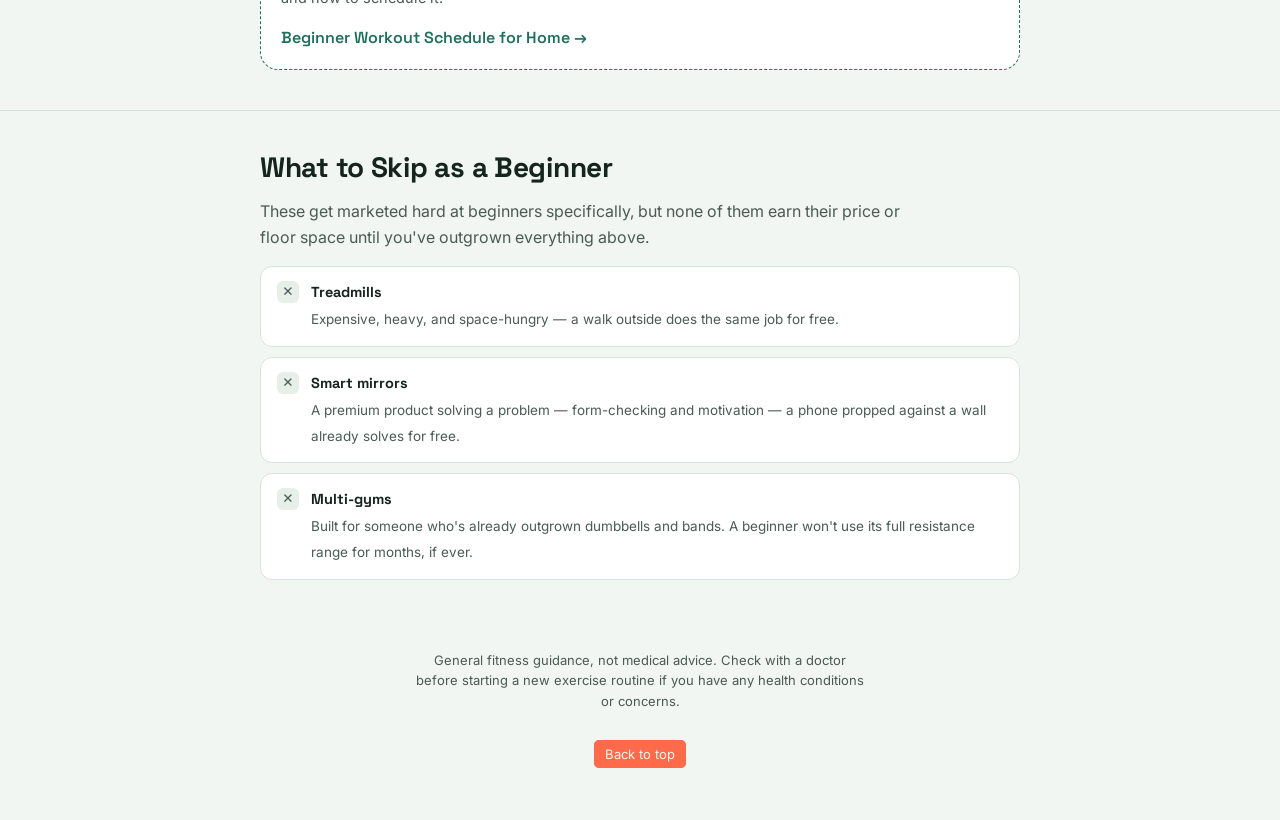
<file: best-home-workout-equipment-beginners-india.html>
<!DOCTYPE html>
<html lang="en">

<head>
  <meta charset="UTF-8">
  <meta name="viewport" content="width=device-width, initial-scale=1">
  <title>Best Home Workout Equipment for Beginners in India (Budget Guide)</title>
  <meta name="description"
    content="The only home workout equipment every beginner needs in India — what to buy first, what to skip, and real options under ₹1,000.">
  <link rel="canonical" href="https://example.com/best-home-workout-equipment-beginners-india">

  <meta property="og:type" content="article">
  <meta property="og:title" content="Best Home Workout Equipment for Beginners in India (Budget Guide)">
  <meta property="og:description"
    content="The only home workout equipment every beginner needs in India — what to buy first, what to skip, and real options under ₹1,000.">
  <meta property="og:url" content="https://example.com/best-home-workout-equipment-beginners-india">

  <link rel="preconnect" href="https://fonts.googleapis.com">
  <link rel="preconnect" href="https://fonts.gstatic.com" crossorigin>
  <link
    href="https://fonts.googleapis.com/css2?family=Space+Grotesk:wght@500;600;700&family=Inter:wght@400;500;600;700&family=JetBrains+Mono:wght@500;700&display=swap"
    rel="stylesheet">

  <!--
  ============================================================
  EDITOR NOTES — read before publishing
  ============================================================
  This page is built so everything you need to customize is
  clearly marked. Search for these tags:

  1. [EDIT: IMAGE]      — 4 spots. Each product card has an inline
                          SVG placeholder icon. Replace the <div class="product-photo">...</div>
                          block with <img src="your-photo.jpg" alt="..."> once you have real photos.
  2. [EDIT: AFFILIATE]  — 4 spots. Replace href="#affiliate-placeholder"
                          with your real Amazon/Flipkart affiliate link.
  3. [EDIT: CANONICAL]  — update the canonical + og:url above once
                          this is live on your real domain.
  4. [EDIT: DISCLOSURE] — the affiliate disclosure banner below assumes
                          you'll earn a commission. Update the wording
                          if that changes.
  ============================================================
-->

  <style>
    :root {
      --bg: #F2F6F2;
      --surface: #FFFFFF;
      --surface-alt: #E7EFE9;
      --ink: #16241F;
      --ink-soft: #4B5A54;
      --coral: #FF6B4A;
      --coral-ink: #7A2B18;
      --teal: #1F6F5C;
      --teal-deep: #123F34;
      --gold: #F4A93B;
      --line: #D9E3DD;
      --radius: 18px;
      --max: 800px;
      --shadow: 0 1px 2px rgba(22, 36, 31, .04), 0 8px 24px rgba(22, 36, 31, .06);
    }

    * {
      box-sizing: border-box;
    }

    html {
      scroll-behavior: smooth;
    }

    @media (prefers-reduced-motion: reduce) {
      html {
        scroll-behavior: auto;
      }

      * {
        animation-duration: .001ms !important;
        animation-iteration-count: 1 !important;
        transition-duration: .001ms !important;
      }
    }

    body {
      margin: 0;
      background: var(--bg);
      color: var(--ink);
      font-family: 'Inter', system-ui, -apple-system, sans-serif;
      line-height: 1.6;
      font-size: 16px;
      -webkit-font-smoothing: antialiased;
    }

    h1,
    h2,
    h3,
    .display {
      font-family: 'Space Grotesk', system-ui, sans-serif;
      font-weight: 700;
      color: var(--ink);
      line-height: 1.15;
      letter-spacing: -0.01em;
    }

    a {
      color: var(--teal);
    }

    a:focus-visible,
    button:focus-visible {
      outline: 3px solid var(--coral);
      outline-offset: 2px;
      border-radius: 6px;
    }

    .wrap {
      max-width: var(--max);
      margin: 0 auto;
      padding: 0 20px;
    }

    .site-header {
      padding: 18px 0;
      border-bottom: 1px solid var(--line);
    }

    .eyebrow-nav {
      display: flex;
      align-items: center;
      gap: 8px;
      font-family: 'JetBrains Mono', monospace;
      font-size: 12px;
      letter-spacing: .06em;
      text-transform: uppercase;
      color: var(--ink-soft);
    }

    .eyebrow-nav .dot {
      width: 6px;
      height: 6px;
      border-radius: 50%;
      background: var(--coral);
      flex: none;
    }

    .disclosure {
      background: var(--surface-alt);
      border-bottom: 1px solid var(--line);
      font-size: 12.5px;
      color: var(--ink-soft);
      text-align: center;
      padding: 9px 20px;
    }

    .hero {
      padding: 40px 0 32px;
    }

    .hero .eyebrow {
      font-family: 'JetBrains Mono', monospace;
      font-size: 12px;
      letter-spacing: .08em;
      text-transform: uppercase;
      color: var(--teal);
      font-weight: 700;
      margin-bottom: 14px;
    }

    .hero h1 {
      font-size: clamp(26px, 5vw, 38px);
      margin: 0 0 16px;
    }

    .hero p.lede {
      font-size: clamp(16px, 2.6vw, 19px);
      color: var(--ink-soft);
      max-width: 60ch;
      margin: 0 0 26px;
    }

    .checklist {
      background: var(--surface);
      border: 1px solid var(--line);
      border-radius: var(--radius);
      padding: 20px 22px;
      box-shadow: var(--shadow);
      margin-bottom: 26px;
    }

    .checklist h2.mini {
      font-family: 'Space Grotesk';
      font-size: 14px;
      text-transform: uppercase;
      letter-spacing: .04em;
      color: var(--ink-soft);
      margin: 0 0 12px;
      font-weight: 600;
    }

    .checklist ul {
      list-style: none;
      margin: 0;
      padding: 0;
      display: grid;
      gap: 10px;
    }

    .checklist li {
      display: flex;
      align-items: center;
      gap: 12px;
      font-size: 15px;
      opacity: 0;
      transform: translateY(6px);
      animation: rise .5s ease forwards;
    }

    .checklist li:nth-child(1) {
      animation-delay: .1s;
    }

    .checklist li:nth-child(2) {
      animation-delay: .35s;
    }

    .checklist li:nth-child(3) {
      animation-delay: .6s;
    }

    @keyframes rise {
      to {
        opacity: 1;
        transform: translateY(0);
      }
    }

    .checklist .box {
      width: 22px;
      height: 22px;
      flex: none;
      border-radius: 6px;
      border: 2px solid var(--teal);
      display: flex;
      align-items: center;
      justify-content: center;
    }

    .checklist .box svg {
      opacity: 0;
      transform: scale(.5);
      animation: pop .3s ease forwards;
    }

    @keyframes pop {
      to {
        opacity: 1;
        transform: scale(1);
      }
    }

    .checklist li:nth-child(1) .box svg {
      animation-delay: .5s;
    }

    .checklist li:nth-child(2) .box svg {
      animation-delay: .75s;
    }

    .checklist li:nth-child(3) .box svg {
      animation-delay: 1s;
    }

    .cta-row {
      display: flex;
      flex-wrap: wrap;
      gap: 12px;
    }

    .btn {
      display: inline-flex;
      align-items: center;
      gap: 8px;
      font-family: 'Space Grotesk';
      font-weight: 600;
      font-size: 15px;
      padding: 13px 22px;
      border-radius: 999px;
      text-decoration: none;
      cursor: pointer;
      border: none;
      transition: transform .15s ease, box-shadow .15s ease;
    }

    .btn:hover {
      transform: translateY(-1px);
    }

    .btn-primary {
      background: var(--coral);
      color: #fff;
      box-shadow: 0 6px 18px rgba(255, 107, 74, .35);
    }

    .btn-ghost {
      background: transparent;
      color: var(--teal);
      border: 1.5px solid var(--teal);
    }

    .stat-row {
      display: grid;
      grid-template-columns: repeat(3, 1fr);
      gap: 14px;
      margin: 34px 0 6px;
    }

    .stat {
      background: var(--surface-alt);
      border-radius: 14px;
      padding: 16px 14px;
    }

    .stat b {
      display: block;
      font-family: 'Space Grotesk';
      font-size: clamp(17px, 4vw, 22px);
    }

    .stat span {
      font-size: 12.5px;
      color: var(--ink-soft);
    }

    section {
      padding: 40px 0;
      border-top: 1px solid var(--line);
    }

    section h2 {
      font-size: clamp(22px, 4vw, 28px);
      margin: 0 0 14px;
    }

    section>.wrap>p.intro {
      color: var(--ink-soft);
      max-width: 64ch;
    }

    h3.subhead {
      font-size: 16px;
      margin: 26px 0 14px;
      font-family: 'JetBrains Mono';
      text-transform: uppercase;
      letter-spacing: .05em;
      color: var(--teal-deep);
      font-weight: 600;
    }

    /* budget chips (signature) */
    .budget-chips {
      display: flex;
      gap: 10px;
      flex-wrap: wrap;
      margin: 18px 0 4px;
    }

    .chip {
      font-family: 'Space Grotesk';
      font-weight: 600;
      font-size: 13.5px;
      padding: 10px 16px;
      border-radius: 99px;
      border: 1.5px solid var(--teal);
      background: transparent;
      color: var(--teal);
      cursor: pointer;
    }

    .chip:hover {
      background: var(--surface-alt);
    }

    /* product cards */
    .product-grid {
      display: grid;
      gap: 16px;
      margin-top: 6px;
    }

    .product-card {
      background: var(--surface);
      border: 1px solid var(--line);
      border-radius: var(--radius);
      padding: 18px;
      box-shadow: var(--shadow);
      display: grid;
      grid-template-columns: 84px 1fr;
      gap: 16px;
      scroll-margin-top: 20px;
    }

    .product-card.pulse {
      animation: pulseGlow 1.1s ease;
    }

    @keyframes pulseGlow {
      0% {
        box-shadow: 0 0 0 0 rgba(255, 107, 74, .5);
      }

      100% {
        box-shadow: 0 0 0 14px rgba(255, 107, 74, 0);
      }
    }

    .product-photo {
      width: 84px;
      height: 84px;
      border-radius: 14px;
      background: var(--surface-alt);
      display: flex;
      align-items: center;
      justify-content: center;
      flex: none;
    }

    .product-photo svg {
      width: 46px;
      height: 46px;
    }

    .product-body {
      min-width: 0;
    }

    .product-top {
      display: flex;
      justify-content: space-between;
      gap: 10px;
      flex-wrap: wrap;
      align-items: baseline;
    }

    .product-name {
      font-family: 'Space Grotesk';
      font-weight: 600;
      font-size: 16.5px;
    }

    .product-price {
      font-family: 'JetBrains Mono';
      font-size: 13px;
      color: var(--teal-deep);
      font-weight: 700;
      white-space: nowrap;
    }

    .product-blurb {
      font-size: 14px;
      color: var(--ink-soft);
      margin: 6px 0 12px;
    }

    .product-actions {
      display: flex;
      align-items: center;
      gap: 10px;
      flex-wrap: wrap;
    }

    .btn-affiliate {
      font-family: 'Space Grotesk';
      font-weight: 600;
      font-size: 13.5px;
      color: #fff;
      background: var(--coral);
      padding: 9px 16px;
      border-radius: 99px;
      text-decoration: none;
      display: inline-block;
    }

    .affiliate-note {
      font-family: 'JetBrains Mono';
      font-size: 10.5px;
      color: var(--ink-soft);
      opacity: .75;
    }

    .tip-box {
      background: var(--surface-alt);
      border-left: 4px solid var(--gold);
      border-radius: 12px;
      padding: 16px 20px;
      margin-top: 22px;
      display: flex;
      flex-direction: column;
      gap: 6px;
    }

    .tip-box .tip-label {
      font-family: 'JetBrains Mono';
      font-size: 11px;
      font-weight: 700;
      letter-spacing: .08em;
      text-transform: uppercase;
      color: var(--coral-ink);
      width: fit-content;
    }

    .tip-box p {
      margin: 0;
      font-size: 14.5px;
      color: var(--ink-soft);
    }

    /* skip list */
    .skip-list {
      list-style: none;
      margin: 12px 0 0;
      padding: 0;
      display: grid;
      gap: 10px;
    }

    .skip-list li {
      background: var(--surface);
      border: 1px solid var(--line);
      border-radius: 12px;
      padding: 14px 16px;
      display: flex;
      gap: 12px;
      align-items: flex-start;
    }

    .skip-x {
      width: 22px;
      height: 22px;
      border-radius: 6px;
      background: var(--surface-alt);
      flex: none;
      display: flex;
      align-items: center;
      justify-content: center;
      color: var(--ink-soft);
      font-weight: 700;
      font-size: 13px;
    }

    .skip-list b {
      font-family: 'Space Grotesk';
      display: block;
      margin-bottom: 2px;
      font-size: 14.5px;
    }

    .skip-list span {
      font-size: 13.5px;
      color: var(--ink-soft);
    }

    /* buy sources */
    .buy-list {
      display: grid;
      gap: 12px;
      margin-top: 16px;
    }

    .buy-item {
      background: var(--surface);
      border: 1px solid var(--line);
      border-radius: 14px;
      padding: 14px 16px;
    }

    .buy-item b {
      font-family: 'Space Grotesk';
      font-size: 15px;
      display: block;
      margin-bottom: 3px;
    }

    .buy-item span {
      font-size: 13.5px;
      color: var(--ink-soft);
    }

    .callout {
      background: var(--surface);
      border: 1px dashed var(--teal);
      border-radius: var(--radius);
      padding: 18px 20px;
      display: flex;
      justify-content: space-between;
      gap: 16px;
      align-items: center;
      flex-wrap: wrap;
      margin-top: 16px;
    }

    .callout p {
      margin: 0;
      font-size: 14.5px;
      color: var(--ink-soft);
      max-width: 46ch;
    }

    .callout a.arrow {
      font-family: 'Space Grotesk';
      font-weight: 600;
      text-decoration: none;
      white-space: nowrap;
    }

    footer {
      padding: 30px 0 50px;
      text-align: center;
    }

    footer p {
      font-size: 13px;
      color: var(--ink-soft);
      max-width: 56ch;
      margin: 0 auto 6px;
    }

    @media (min-width:600px) {
      .product-card {
        grid-template-columns: 96px 1fr;
      }

      .product-photo {
        width: 96px;
        height: 96px;
      }
    }

    @media (min-width:720px) {
      .hero {
        padding: 60px 0 44px;
      }

      .product-grid {
        grid-template-columns: 1fr 1fr;
      }
    }
  </style>
</head>

<body>

  <div class="disclosure"><!-- [EDIT: DISCLOSURE] --> This page contains affiliate links. If you buy through them, it
    may earn a small commission at no extra cost to you.</div>

  <header class="site-header">
    <div class="wrap eyebrow-nav"><span class="dot"></span> Home Fitness for Beginners</div>
  </header>

  <main>
    <div class="hero wrap">
      <div class="eyebrow">Beginner Fitness · Budget Guide</div>
      <h1>Best Home Workout Equipment for Beginners in India (Budget Guide)</h1>
      <img src="images/home workout equipment.jpg" alt="Home Workout Equipment">
      <p class="lede">What's actually worth buying, what to skip, and real options under ₹1,000 — everything here folds
        flat or tucks under a bed, built for a small apartment, not a spare room.</p>

      <div class="checklist">
        <h2 class="mini">Before you buy anything</h2>
        <ul>
          <li><span class="box"><svg width="16" height="16" viewBox="0 0 16 16" fill="none">
                <path d="M2 8.5L6 12.5L14 3.5" stroke="#1F6F5C" stroke-width="2.4" stroke-linecap="round"
                  stroke-linejoin="round" />
              </svg></span> A full routine already works with zero equipment</li>
          <li><span class="box"><svg width="16" height="16" viewBox="0 0 16 16" fill="none">
                <path d="M2 8.5L6 12.5L14 3.5" stroke="#1F6F5C" stroke-width="2.4" stroke-linecap="round"
                  stroke-linejoin="round" />
              </svg></span> Nothing on this page is required to start</li>
          <li><span class="box"><svg width="16" height="16" viewBox="0 0 16 16" fill="none">
                <path d="M2 8.5L6 12.5L14 3.5" stroke="#1F6F5C" stroke-width="2.4" stroke-linecap="round"
                  stroke-linejoin="round" />
              </svg></span> Real prices, real Indian retailers below</li>
        </ul>
      </div>

      <div class="cta-row">
        <a href="#under-1000" class="btn btn-primary">See the under-₹1,000 tier ↓</a>
        <a href="#skip" class="btn btn-ghost">What to skip</a>
      </div>

    </div>

    <!-- DO YOU NEED EQUIPMENT -->
    <section id="need-equipment">
      <div class="wrap">
        <h2>Do You Need Equipment at All? (Start with Bodyweight First)</h2>
        <p class="intro">No. A complete 20-minute routine — squats, push-ups, glute bridges, core work — needs nothing
          but floor space, and it's exactly where you should start before spending a single rupee. Equipment makes a
          workout more efficient once bodyweight alone stops being challenging; it doesn't make a beginner workout more
          effective on day one.</p>
        <div class="callout">
          <p>Haven't started yet? The full no-equipment routine takes 20 minutes:</p>
          <a class="arrow" href="beginner-bodyweight-workout-at-home.html">Beginner Bodyweight Workout at Home →</a>
        </div>

        <div class="budget-chips">
          <button class="chip" data-target="under-1000" type="button">I want to start under ₹1,000</button>
          <button class="chip" data-target="tier-2" type="button">I'm ready to spend up to ₹5,000</button>
        </div>
      </div>
    </section>

    <!-- UNDER 1000 -->
    <section id="under-1000">
      <div class="wrap">
        <h2>The Under-₹1,000 Starter Tier</h2>
        <p class="intro">Two items, both genuinely useful for the routine you already know, and both easy to find in
          India for well under ₹1,000 combined.</p>

        <h3 class="subhead">Resistance band, workout mat</h3>
        <div class="product-grid">

          <article class="product-card">
            <!-- [EDIT: IMAGE] Replace this SVG placeholder with a real product photo -->
            <div class="product-photo" aria-hidden="true">
              <svg viewBox="0 0 48 48" fill="none"><img src="images/resistance band.jpg" alt=""
                  style="width: 100px;"></svg>
            </div>
            <div class="product-body">
              <div class="product-top">
                <span class="product-name">Resistance Band Set</span>
                <span class="product-price">₹299–₹599</span>
              </div>
              <p class="product-blurb">A set of 3–5 loop bands at different resistance levels. Doubles nearly every move
                in the beginner routine — under your feet for squats, around your thighs for glute bridges.</p>
              <div class="product-actions">
                <!-- [EDIT: AFFILIATE] Replace href with your real Amazon/Flipkart affiliate link -->
                <a href="https://www.amazon.in/Boldfit-Natural-Resistance-Stretching-Exercise/dp/B0B5RR8G77?crid=384UYQVM70069&dib=eyJ2IjoiMSJ9.[base64].z9tFMNKhjsKo6WBmNV2wCHevTy-FOZTONdWAWu0aJ_E&dib_tag=se&keywords=resistance%2Bband%2Bfor%2Bhome%2Bworkout&qid=1785566844&sprefix=resis%2Caps%2C705&sr=8-3-spons&aref=oQdvwbxqEZ&sp_csd=d2lkZ2V0TmFtZT1zcF9hdGY&th=1&linkCode=ll2&tag=prettypick0ee-21&linkId=00bc3573793e8e58a58c5d198e152487&ref_=as_li_ss_tl"
                  class="btn-affiliate" rel="sponsored noopener" target="_blank">Check price →</a>

              </div>
            </div>
          </article>

          <article class="product-card">
            <!-- [EDIT: IMAGE] Replace this SVG placeholder with a real product photo -->
            <div class="product-photo" aria-hidden="true">
              <svg viewBox="0 0 48 48" fill="none">
                <img src="images/yoga mat.jpg" alt="yoga mat for home workout" style="width: 100px;">
              </svg>
            </div>
            <div class="product-body">
              <div class="product-top">
                <span class="product-name">Yoga Mat-Home Workout</span>
                <span class="product-price">₹399–₹799</span>
              </div>
              <p class="product-blurb">Makes floor moves like Dead Bug and Glute Bridge comfortable on tile or hard
                flooring. A 6mm thickness is a good beginner pick — cushioned but still stable underfoot.</p>
              <div class="product-actions">
                <!-- [EDIT: AFFILIATE] Replace href with your real Amazon/Flipkart affiliate link -->
                <a href="https://www.amazon.in/Boldfit-NBR-Material-High-Density-Anti-Tear/dp/B08MT1DSPK?crid=B3HODO07RJHF&dib=eyJ2IjoiMSJ9.[base64].quVueAugwPebB2e-mfsqwZxAdpN2qTHyUAB-jdzt7dE&dib_tag=se&keywords=yoga%2Bmat%2Bfor%2Bwoman&qid=1785567612&sprefix=yoga%2B%2Caps%2C364&sr=8-5-spons&aref=PmwJWEbTpj&sp_csd=d2lkZ2V0TmFtZT1zcF9hdGY&th=1&psc=1&linkCode=ll2&tag=prettypick0ee-21&linkId=7d6f24127157843ab12da7e9a86b2b7f&ref_=as_li_ss_tl"
                  class="btn-affiliate" rel="sponsored noopener" target="_blank">Check
                  price →</a>

              </div>
            </div>
          </article>

        </div>

        <div class="tip-box">
          <span class="tip-label">Tip</span>
          <p><b>Resistance bands vs. dumbbells for beginners:</b> start with the band. It's cheaper, safer to learn form
            with,
            and covers more of a beginner circuit than a single pair of dumbbells can. Add dumbbells once band-resisted
            squats and bridges start feeling too easy.</p>
        </div>
      </div>
    </section>

    <!-- 1000-5000 TIER -->
    <section id="tier-2">
      <div class="wrap">
        <h2>The ₹1,000–₹5,000 Tier</h2>
        <p class="intro">Once bodyweight-plus-band feels genuinely easy, this is what's actually worth adding next — not
          a full home gym, just two items that unlock real progression.</p>

        <h3 class="subhead">Adjustable dumbbells, skipping rope</h3>
        <div class="product-grid">

          <article class="product-card">
            <!-- [EDIT: IMAGE] Replace this SVG placeholder with a real product photo -->
            <div class="product-photo" aria-hidden="true">
              <svg viewBox="0 0 48 48" fill="none">
                <img src="images/adjustable dumbbell.jpg" alt="adjustable dumbbells for home workout" style="width: 100px;">
              </svg>
            </div>
            <div class="product-body">
              <div class="product-top">
                <span class="product-name">Dumbbells </span>
                <span class="product-price">₹1,000–₹2,000</span>
              </div>
              <p class="product-blurb">One pair that adjusts from roughly 1kg to 10kg covers nearly every beginner
                exercise, so you're not buying five sets of fixed weights as you get stronger.</p>
              <div class="product-actions">
                <!-- [EDIT: AFFILIATE] Replace href with your real Amazon/Flipkart affiliate link -->
                <a href="https://www.amazon.in/Kore-PVC-Home-Gym-Accessories/dp/B089DF1PXS?crid=24WEW0NANEJT8&dib=eyJ2IjoiMSJ9.[base64].Z9m7KVLq8HH2nT_CvsZnZH_IJSGrzFShT2ooBSCRqkE&dib_tag=se&keywords=gym%2Bequipment%2Bfor%2Bhome%2Bworkout&qid=1785568163&sprefix=equipment%2B%2Caps%2C369&sr=8-6&th=1&linkCode=ll2&tag=prettypick0ee-21&linkId=98ec07a973fbdd3ae9c4b73e63018dff&ref_=as_li_ss_tl" class="btn-affiliate" rel="sponsored noopener" target="_blank">Check
                  price →</a>
                
              </div>
            </div>
          </article>

          <article class="product-card">
            <!-- [EDIT: IMAGE] Replace this SVG placeholder with a real product photo -->
            <div class="product-photo" aria-hidden="true">
              <svg viewBox="0 0 48 48" fill="none">
                <img src="images/skipping rope.jpg" alt="skipping rope for home workout" style="width: 100px;">
              </svg>
            </div>
            <div class="product-body">
              <div class="product-top">
                <span class="product-name">Skipping Rope</span>
                <span class="product-price">₹350–₹500</span>
              </div>
              <p class="product-blurb">A high-cardio, zero-learning-curve way to add a 4th session without adding
                another bodyweight-only day. Worth grabbing alongside the dumbbells above.</p>
              <div class="product-actions">
                <!-- [EDIT: AFFILIATE] Replace href with your real Amazon/Flipkart affiliate link -->
                <a href="https://www.amazon.in/Boldfit-Skipping-Jumping-Adjustable-Exercise/dp/B0BS6RSL66?crid=27MJ9GDQ9SEU6&dib=eyJ2IjoiMSJ9.[base64].uPs4Gz6q6xPhKMpQOMbFXLquL4Xm9SZ6NPZTjshAuIc&dib_tag=se&keywords=skipping%2Brope%2Bfor%2Bwomen&qid=1785569495&sprefix=skipp%2Caps%2C372&sr=8-1-spons&aref=eywzG0Xc37&sp_csd=d2lkZ2V0TmFtZT1zcF9hdGY&th=1&linkCode=ll2&tag=prettypick0ee-21&linkId=529d5195509dfa35986a7fec17f09bc1&ref_=as_li_ss_tl" class="btn-affiliate" rel="sponsored noopener" target="_blank">Check
                  price →</a>
                
              </div>
            </div>
          </article>
          <article class="product-card">
            <!-- [EDIT: IMAGE] Replace this SVG placeholder with a real product photo -->
            <div class="product-photo" aria-hidden="true">
              <svg viewBox="0 0 48 48" fill="none">
                <img src="images/kettlebell.jpg" alt="kettlebell for home workout" style="width: 100px;">
              </svg>
            </div>
            <div class="product-body">
              <div class="product-top">
                <span class="product-name">Kettlebell</span>
                <span class="product-price">₹500–₹1,000</span>
              </div>
              <p class="product-blurb">One kettlebell unlocks swings, goblet squats, and rows — moves that work more of your body at once than an isolated
              dumbbell exercise. Start light, around 4–6kg, and focus on form before adding weight.</p>
              <div class="product-actions">
                <!-- [EDIT: AFFILIATE] Replace href with your real Amazon/Flipkart affiliate link -->
                <a href="https://www.amazon.in/Fitness-Kettle-Strength-Training-exercises/dp/B09SG3X1SK?crid=24WEW0NANEJT8&dib=eyJ2IjoiMSJ9.[base64].Z9m7KVLq8HH2nT_CvsZnZH_IJSGrzFShT2ooBSCRqkE&dib_tag=se&keywords=gym%2Bequipment%2Bfor%2Bhome%2Bworkout&qid=1785568163&sprefix=equipment%2B%2Caps%2C369&sr=8-32&th=1&linkCode=ll2&tag=prettypick0ee-21&linkId=5c9b7e197ac278a6c4c03cc2e8e5dafd&ref_=as_li_ss_tl" class="btn-affiliate" rel="sponsored noopener" target="_blank">Check
                  price →</a>
               
              </div>
            </div>
          </article>
          <article class="product-card">
            <!-- [EDIT: IMAGE] Replace this SVG placeholder with a real product photo -->
            <div class="product-photo" aria-hidden="true">
              <svg viewBox="0 0 48 48" fill="none">
                <img src="images/pullup bar.jpg" alt="pullup bar for home workout" style="width: 100px;">
              </svg>
            </div>
            <div class="product-body">
              <div class="product-top">
                <span class="product-name">Pull-up Bar</span>
                <span class="product-price">₹500–₹1,000</span>
              </div>
              <p class="product-blurb">A doorway pull-up bar needs no drilling and mounts in seconds. You don't need a full pull-up to benefit — dead hangs and
              slow negatives build real back and grip strength while you work toward your first rep.</p>
              <div class="product-actions">
                <!-- [EDIT: AFFILIATE] Replace href with your real Amazon/Flipkart affiliate link -->
                <a href="https://www.amazon.in/Mounted-Anti-Skid-No-Drill-Installation-Equipment/dp/B0B6NSDR2H?crid=RK6J3QAXBABT&dib=eyJ2IjoiMSJ9.[base64].qwL9eNphUFPEh6FHUhvCmvsrw3IymGWFPHyZYsTzFPw&dib_tag=se&keywords=pull%2Bup%2Bbar%2Bwall%2Bmounted%2Bfor%2Bwomen&qid=1785568863&sprefix=pull%2Bup%2Bbar%2Bwall%2Bmounted%2Bfor%2Bwo%2Caps%2C357&sr=8-6&th=1&linkCode=ll2&tag=prettypick0ee-21&linkId=c197a830c4e185e4e58af578bf9e455b&ref_=as_li_ss_tl" class="btn-affiliate" rel="sponsored noopener" target="_blank">Check
                  price →</a>
                
              </div>
            </div>
          </article>


        </div>

        <div class="callout">
          <p>Adding a 4th, equipment-based day? Here's exactly when and how to schedule it:</p>
          <a class="arrow" href="beginner-workout-schedule-for-home.html">Beginner Workout Schedule for Home →</a>
        </div>
      </div>
    </section>

    <!-- SKIP -->
    <section id="skip">
      <div class="wrap">
        <h2>What to Skip as a Beginner</h2>
        <p class="intro">These get marketed hard at beginners specifically, but none of them earn their price or floor
          space until you've outgrown everything above.</p>
        <ul class="skip-list">
          <li><span class="skip-x">✕</span>
            <div><b>Treadmills</b><span>Expensive, heavy, and space-hungry — a walk outside does the same job for
                free.</span></div>
          </li>
          <li><span class="skip-x">✕</span>
            <div><b>Smart mirrors</b><span>A premium product solving a problem — form-checking and motivation — a phone
                propped against a wall already solves for free.</span></div>
          </li>
          <li><span class="skip-x">✕</span>
            <div><b>Multi-gyms</b><span>Built for someone who's already outgrown dumbbells and bands. A beginner won't
                use its full resistance range for months, if ever.</span></div>
          </li>
        </ul>
      </div>
    </section>


  </main>

  <footer>
    <div class="wrap">

      <p>General fitness guidance, not medical advice. Check with a doctor before starting a new exercise routine if you
        have any health conditions or concerns.</p>
      <br>
      <p><a href="#top"
          style="text-decoration: none; border: 1px solid var(--coral); border-radius: 5px; padding: 5px 10px; background-color: var(--coral); color: var(--bg);">Back
          to top</a></p>
    </div>
  </footer>

  <script>
    (function () {
      var chips = document.querySelectorAll('.chip');
      chips.forEach(function (chip) {
        chip.addEventListener('click', function () {
          var targetId = chip.getAttribute('data-target');
          var target = document.getElementById(targetId);
          if (!target) return;
          target.scrollIntoView({ behavior: 'smooth', block: 'start' });
          var firstCard = target.querySelector('.product-card');
          if (firstCard) {
            firstCard.classList.add('pulse');
            setTimeout(function () { firstCard.classList.remove('pulse'); }, 1200);
          }
        });
      });
    })();
  </script>

</body>

</html>
</file>
<file: styles.css>
/* ============================================
   TOKENS
   ============================================ */
:root{
  --bg:        #F5F6F1;
  --bg-alt:    #ECEEE4;
  --ink:       #1F2A22;
  --ink-soft:  #4B5A4E;
  --border:    #DBD9C9;
  --coral:     #EF5B4E;
  --coral-ink: #B23F35;
  --green:     #2F6B4F;
  --yellow:    #F5B942;

  --font-display: "Space Grotesk", sans-serif;
  --font-body:    "Inter", sans-serif;
  --font-mono:    "IBM Plex Mono", monospace;

  --radius: 6px;
  --wrap: 1120px;
}

*{ box-sizing: border-box; }
html{ scroll-behavior: smooth; }
html, body{ overflow-x: hidden; width: 100%; }
img{ max-width: 100%; height: auto; display: block; }

@media (prefers-reduced-motion: reduce){
  html{ scroll-behavior: auto; }
  *{ animation-duration: 0.01ms !important; animation-iteration-count: 1 !important; transition-duration: 0.01ms !important; }
}

body{
  margin: 0;
  background: var(--bg);
  color: var(--ink);
  font-family: var(--font-body);
  font-size: 16px;
  line-height: 1.6;
  -webkit-font-smoothing: antialiased;
}

.wrap{
  max-width: var(--wrap);
  margin: 0 auto;
  padding: 0 24px;
}
@media (max-width: 600px){
  .wrap{ padding: 0 18px; }
}

h1, h2, h3{
  font-family: var(--font-display);
  font-weight: 600;
  line-height: 1.12;
  margin: 0 0 16px;
  letter-spacing: -0.01em;
}
h1{ font-size: clamp(2.1rem, 4.4vw, 3.4rem); font-weight: 700; }
h2{ font-size: clamp(1.5rem, 2.8vw, 2.1rem); }
h3{ font-size: 1.15rem; }
p{ margin: 0 0 14px; color: var(--ink-soft); }

.eyebrow{
  font-family: var(--font-mono);
  font-size: 0.75rem;
  letter-spacing: 0.08em;
  text-transform: uppercase;
  color: var(--green);
  margin: 0 0 10px;
}

.skip-link{
  position: absolute; left: -999px; top: 0;
  background: var(--ink); color: #fff; padding: 10px 16px; z-index: 100;
}
.skip-link:focus{ left: 12px; top: 12px; }

a{ color: inherit; }
.text-link{
  color: var(--coral-ink);
  font-weight: 600;
  text-decoration: none;
  border-bottom: 1px solid currentColor;
}
.text-link:hover{ color: var(--coral); }

:focus-visible{
  outline: 2px solid var(--coral);
  outline-offset: 3px;
}

/* ============================================
   BUTTONS
   ============================================ */
.btn{
  display: inline-flex;
  align-items: center;
  gap: 8px;
  padding: 13px 24px;
  border-radius: var(--radius);
  font-family: var(--font-display);
  font-weight: 600;
  font-size: 0.95rem;
  text-decoration: none;
  border: 1px solid transparent;
  cursor: pointer;
  transition: transform 0.15s ease, background 0.15s ease, border-color 0.15s ease;
}
.btn:hover{ transform: translateY(-1px); }
.btn-primary{ background: var(--coral); color: #fff; }
.btn-primary:hover{ background: var(--coral-ink); }
.btn-ghost{ background: transparent; border-color: var(--ink); color: var(--ink); }
.btn-ghost:hover{ border-color: var(--green); color: var(--green); }

/* ============================================
   HEADER / NAV
   ============================================ */
.site-header{
  position: sticky; top: 0; z-index: 50;
  background: rgba(245,246,241,0.92);
  backdrop-filter: blur(6px);
  border-bottom: 1px solid var(--border);
}
.header-row{
  display: flex; align-items: center; justify-content: space-between;
  height: 68px;
}
.brand{
  display: flex; align-items: center; gap: 10px;
  font-family: var(--font-display); font-weight: 700; font-size: 1.05rem;
  text-decoration: none; color: var(--ink);
}
.brand-mark{
  width: 18px; height: 18px;
  border: 2px solid var(--coral);
  border-radius: 3px;
  display: inline-block;
}
.main-nav{ display: flex; gap: 28px; }
.main-nav a{
  text-decoration: none; font-weight: 500; font-size: 0.95rem;
  color: var(--ink-soft);
}
.main-nav a:hover{ color: var(--coral-ink); }

.nav-toggle{
  display: none;
  flex-direction: column; justify-content: center; gap: 5px;
  width: 40px; height: 40px;
  background: none; border: 1px solid var(--border); border-radius: var(--radius);
  cursor: pointer;
}
.nav-toggle span{ width: 18px; height: 2px; background: var(--ink); margin: 0 auto; }

.mobile-nav{
  display: none;
  flex-direction: column;
  border-top: 1px solid var(--border);
  padding: 8px 24px 16px;
}
.mobile-nav a{
  padding: 12px 0;
  text-decoration: none; color: var(--ink);
  border-bottom: 1px solid var(--border);
  font-weight: 500;
}
.mobile-nav.open{ display: flex; }

@media (max-width: 760px){
  .main-nav{ display: none; }
  .nav-toggle{ display: flex; }
}

/* ============================================
   HERO
   ============================================ */
.hero{ padding: 64px 0 48px; }
.hero-grid{
  display: grid;
  grid-template-columns: 1.15fr 0.85fr;
  gap: 56px;
  align-items: center;
}
.hero-sub{ font-size: 1.08rem; max-width: 46ch; }
.hero-actions{ display: flex; gap: 14px; flex-wrap: wrap; margin: 26px 0 34px; }

.stat-row{
  display: flex; gap: 32px;
  margin: 0; padding-top: 22px;
  border-top: 1px solid var(--border);
}
.stat-row dt{
  font-family: var(--font-mono);
  font-size: 1.5rem; font-weight: 500; color: var(--green);
}
.stat-row dd{
  margin: 2px 0 0; font-size: 0.82rem; color: var(--ink-soft);
}

.hero-visual{ display: flex; justify-content: center; }
.floor-square{
  position: relative;
  width: min(320px, 80vw);
  aspect-ratio: 1;
  border: 1.5px dashed var(--green);
  border-radius: 25px;
  display: flex; align-items: center; justify-content: center;
  background: var(--bg-alt);
}
.floor-square .corner{
  position: absolute; width: 16px; height: 16px;
  border: 2.5px solid var(--coral);
}
.corner.tl{ top: -2.5px; left: -2.5px; border-right: none; border-bottom: none; }
.corner.tr{ top: -2.5px; right: -2.5px; border-left: none; border-bottom: none; }
.corner.bl{ bottom: -2.5px; left: -2.5px; border-right: none; border-top: none; }
.corner.br{ bottom: -2.5px; right: -2.5px; border-left: none; border-top: none; }
.floor-label{
  font-family: var(--font-mono); font-size: 0.85rem; color: var(--ink-soft);
}
.floor-dim{
  position: absolute;
  font-family: var(--font-mono); font-size: 0.72rem; color: var(--green);
  bottom: -22px; left: 50%; transform: translateX(-50%);
}
.floor-dim.side{
  bottom: auto; left: auto;
  top: 50%; right: -28px; transform: translateY(-50%) rotate(90deg);
}

@media (max-width: 860px){
  .hero-grid{ grid-template-columns: 1fr; gap: 32px; }
  .hero-visual{ order: -1; }
}

@media (max-width: 600px){
  .hero{ padding: 40px 0 32px; }
  .hero-actions{ flex-direction: column; align-items: stretch; margin: 22px 0 28px; }
  .hero-actions .btn{ width: 100%; justify-content: center; text-align: center; }
  .stat-row{ gap: 20px; flex-wrap: wrap; padding-top: 18px; }
  .stat-row dt{ font-size: 1.25rem; }
  .floor-square{ width: min(280px, 100%); }
}

/* ============================================
   TL;DR
   ============================================ */
.tldr{ padding: 0 0 56px; }
.tldr-card{
  background: var(--ink);
  color: #F5F6F1;
  border-radius: var(--radius);
  padding: 26px 30px;
  display: flex; align-items: baseline; gap: 18px; flex-wrap: wrap;
}
@media (max-width: 600px){
  .tldr{ padding: 0 0 40px; }
  .tldr-card{ padding: 20px; gap: 12px; }
}
.tldr-card p{ color: #DCE0D6; margin: 0; flex: 1; min-width: 240px; }
.tldr-tag{
  font-family: var(--font-mono); font-size: 0.72rem;
  text-transform: uppercase; letter-spacing: 0.08em;
  color: var(--yellow);
  border: 1px solid var(--yellow);
  border-radius: 100px;
  padding: 4px 12px;
  flex-shrink: 0;
}

/* ============================================
   WHY
   ============================================ */
.why{ padding: 40px 0 64px; }
.why-grid{
  display: grid; grid-template-columns: 1.1fr 0.9fr; gap: 48px; align-items: start;
}
.check-list{
  list-style: none; margin: 0; padding: 0;
  display: grid; gap: 12px;
}
.check-list li{
  position: relative;
  padding: 12px 16px 12px 40px;
  background: var(--bg-alt);
  border-radius: var(--radius);
  font-weight: 500; font-size: 0.95rem;
}
.check-list li::before{
  content: "";
  position: absolute; left: 14px; top: 50%; transform: translateY(-50%);
  width: 8px; height: 8px; background: var(--coral); border-radius: 2px;
}
@media (max-width: 780px){ .why-grid{ grid-template-columns: 1fr; gap: 28px; } }
@media (max-width: 600px){ .why{ padding: 28px 0 44px; } }

/* ============================================
   ROUTINE PREVIEW
   ============================================ */
.routine-preview{ padding: 40px 0 72px; }
.phase-track{
  display: grid; grid-template-columns: repeat(3, 1fr); gap: 18px;
  margin: 32px 0 34px;
}
.phase-card{
  border: 1px solid var(--border);
  border-radius: var(--radius);
  padding: 22px 20px;
  background: var(--bg-alt);
}
.phase-card--main{
  background: var(--green);
  border-color: var(--green);
}
.phase-card--main h3, .phase-card--main .phase-time{ color: #fff; }
.phase-card--main p{ color: #D9E3DC; }
.phase-time{
  display: inline-block;
  font-family: var(--font-mono); font-size: 0.78rem;
  color: var(--coral-ink); margin-bottom: 8px;
}
.phase-card p{ font-size: 0.92rem; margin: 0; }
@media (max-width: 780px){ .phase-track{ grid-template-columns: 1fr; } }
@media (max-width: 600px){
  .routine-preview{ padding: 28px 0 48px; }
  .phase-track{ margin: 24px 0 26px; gap: 14px; }
}

/* ============================================
   PROOF
   ============================================ */
.proof{ padding: 0 0 72px; }
.proof-grid{
  display: grid; grid-template-columns: 1fr 1fr; gap: 40px;
  border-top: 1px solid var(--border);
  padding-top: 40px;
}
blockquote{
  margin: 0; font-family: var(--font-display); font-size: 1.2rem;
  color: var(--ink); font-weight: 500; line-height: 1.4;
}
blockquote p::before{ content: "“"; }
blockquote p::after{ content: "”"; }
blockquote p{ color: var(--ink); }
cite{ display: block; margin-top: 12px; font-style: normal; font-size: 0.85rem; color: var(--ink-soft); }
.proof-note p{ font-size: 0.92rem; }
@media (max-width: 780px){ .proof-grid{ grid-template-columns: 1fr; gap: 24px; } }
@media (max-width: 600px){
  .proof{ padding: 0 0 48px; }
  .proof-grid{ padding-top: 28px; }
  blockquote{ font-size: 1.08rem; }
}

/* ============================================
   FAQ ACCORDION
   ============================================ */
.faq-preview{ padding: 0 0 72px; }
.accordion{ border-top: 1px solid var(--border); margin-top: 24px; }
.acc-item{ border-bottom: 1px solid var(--border); }
.acc-trigger{
  width: 100%;
  display: flex; align-items: center; justify-content: space-between; gap: 16px;
  background: none; border: none; text-align: left;
  padding: 20px 4px;
  font-family: var(--font-display); font-size: 1.02rem; font-weight: 600; color: var(--ink);
  cursor: pointer;
}
.acc-icon{ position: relative; width: 16px; height: 16px; flex-shrink: 0; }
.acc-icon::before, .acc-icon::after{
  content: ""; position: absolute; background: var(--coral);
  top: 50%; left: 50%; transform: translate(-50%, -50%);
}
.acc-icon::before{ width: 16px; height: 2px; }
.acc-icon::after{ width: 2px; height: 16px; transition: transform 0.2s ease; }
.acc-trigger[aria-expanded="true"] .acc-icon::after{ transform: translate(-50%, -50%) rotate(90deg); opacity: 0; }

.acc-panel{
  max-height: 0; overflow: hidden;
  transition: max-height 0.25s ease;
}
.acc-panel p{ padding: 0 4px 20px; margin: 0; font-size: 0.95rem; }

@media (max-width: 600px){
  .faq-preview{ padding: 0 0 48px; }
  .acc-trigger{ font-size: 0.95rem; padding: 16px 2px; gap: 12px; }
}

/* ============================================
   AUTHOR
   ============================================ */
.author{ padding: 0 0 80px; }
.author-card{
  display: flex; gap: 26px; align-items: flex-start;
  background: var(--bg-alt);
  border-radius: var(--radius);
  padding: 34px;
}
.author-avatar{
  flex-shrink: 0;
  width: 56px; height: 56px;
  border-radius: 50%;
  background: var(--coral);
  color: #fff;
  display: flex; align-items: center; justify-content: center;
  font-family: var(--font-display); font-weight: 700;
}
@media (max-width: 600px){
  .author{ padding: 0 0 56px; }
  .author-card{ flex-direction: column; padding: 24px; }
}

/* ============================================
   FOOTER
   ============================================ */
.site-footer{
  border-top: 1px solid var(--border);
  padding: 40px 0;
  background: var(--bg-alt);
}
.footer-grid{
  display: grid; grid-template-columns: 1.3fr 1fr 1fr; gap: 24px; align-items: start;
}
.footer-note{ font-size: 0.85rem; margin-top: 10px; }
.footer-grid nav{ display: flex; flex-direction: column; gap: 8px; }
.footer-grid nav a, .social a{ text-decoration: none; color: var(--ink-soft); font-size: 0.92rem; }
.footer-grid nav a:hover, .social a:hover{ color: var(--coral-ink); }
.social{ display: flex; flex-direction: column; gap: 8px; }
@media (max-width: 700px){ .footer-grid{ grid-template-columns: 1fr; gap: 24px; } }
@media (max-width: 600px){
  .site-footer{ padding: 32px 0; }
  .footer-grid nav{ flex-direction: row; flex-wrap: wrap; gap: 16px; }
}

/* ============================================
   SCROLL REVEAL
   ============================================ */
[data-reveal]{
  opacity: 0;
  transform: translateY(16px);
  transition: opacity 0.5s ease, transform 0.5s ease;
}
[data-reveal].is-visible{
  opacity: 1;
  transform: translateY(0);
}
</file>
